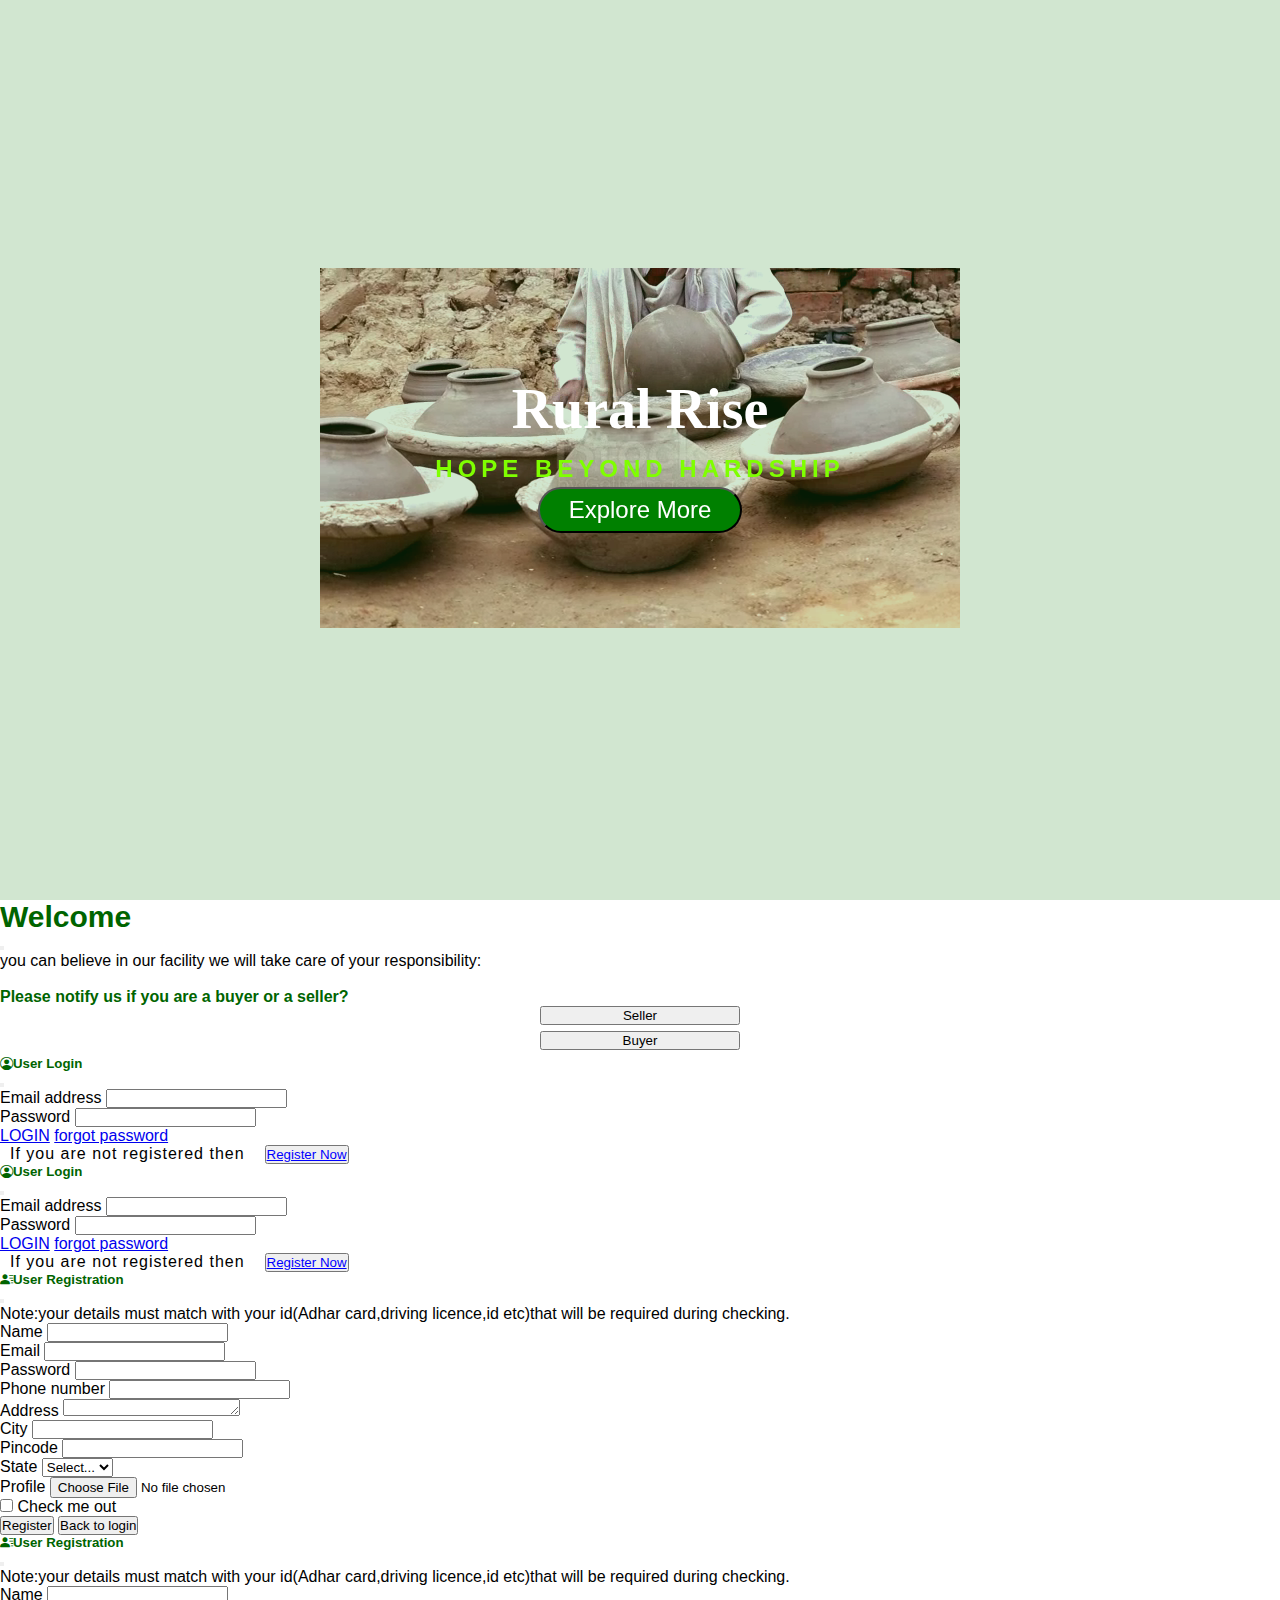
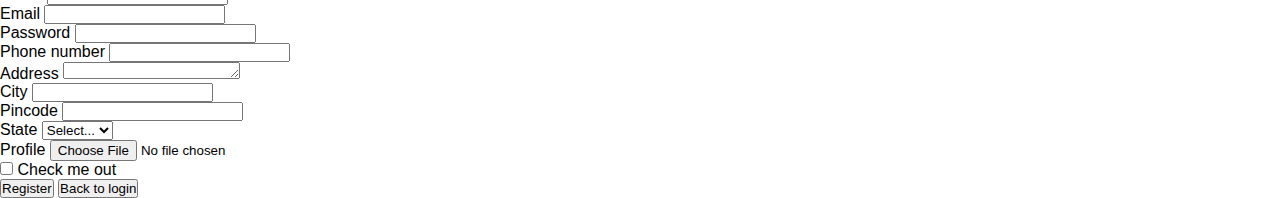
<file: index.html>
<!doctype html>
<html lang="en">
  <head>
    <!-- Required meta tags -->
    <meta charset="utf-8">
    <meta name="viewport" content="width=device-width, initial-scale=1">

    <!-- Bootstrap CSS -->
    <link href="https://cdn.jsdelivr.net/npm/bootstrap@5.0.2/dist/css/bootstrap.min.css" rel="stylesheet" integrity="sha384-EVSTQN3/azprG1Anm3QDgpJLIm9Nao0Yz1ztcQTwFspd3yD65VohhpuuCOmLASjC" crossorigin="anonymous">
    <link rel="stylesheet" href="style.css">
    <!--icon-->
    <link rel="stylesheet" href="https://cdn.jsdelivr.net/npm/bootstrap-icons@1.11.3/font/bootstrap-icons.min.css">

    <!--font-awesome  -->
    <link rel="stylesheet" href="https://cdnjs.cloudflare.com/ajax/libs/font-awesome/4.7.0/css/font-awesome.min.css">
    <title>homepage</title>
    <style>
      .font{
        font-size: 30px;
        color:darkgreen;
      }
      .modal-title{
        color:darkgreen;
      }
      .t{
        color: darkgreen;
    
      }
      .b{
        display: flex;
        flex-direction: column;
        align-items: center;
      }
      .b button{
        width:200px;
        margin-bottom:6px;
      }
      </style>
  </head>
  <body>
    <header class="outer-contsiner">
      <div class="video-container">
        <video class="video" src="image/video.mp4" type="video/mp4" autoplay loop muted></video>
      </div>
      <div class="overlay"></div>
      <div class="text">
        <h1 >Rural Rise</h1>
        <h5>HOPE BEYOND HARDSHIP</h5>
        <button class=" btn  shadow-none"data-bs-toggle="modal" data-bs-target="#exampleModalToggle" >Explore More</button>

      </div>
    </header>

<!-- Modal -->
<div class="modal fade" id="exampleModalToggle" aria-hidden="true" aria-labelledby="exampleModalToggleLabel" tabindex="-1">
  <div class="modal-dialog modal-dialog-centered">
    <div class="modal-content">
      <div class="modal-header">
        <h5 class=" modal-title font fw-bold">Welcome</h5> 
        <button type="reset" class="btn-close shadow-none" data-bs-dismiss="modal" aria-label="Close"></button>
      </div>
      <div class="modal-body text-center">
        <p >you can believe in our facility we will take care of your responsibility:</p><br>
        <h4 class=" t ">Please notify us if you are a buyer or a seller?
        </h4>
      </div><div class="b">
         <button class="btn btn-outline-success" data-bs-target="#exampleModalToggle2" data-bs-toggle="modal" data-bs-dismiss="modal" >Seller</button>
         <button class="btn  btn-outline-success" data-bs-target="#exampleModalToggle3" data-bs-toggle="modal" data-bs-dismiss="modal">Buyer</button>
        </div> 
        </div>
  </div>
</div>
<!---seller login ----->
<div class="modal fade" id="exampleModalToggle2" aria-hidden="true" aria-labelledby="exampleModalToggleLabel2" tabindex="-1">
  <div class="modal-dialog ">
    <div class="modal-content">
      <div class="modal-header">
        <h5 class="modal-title d-flex align-items-center ">
          <i class="bi bi-person-circle me-2 fs-3"></i>User Login</h5>
        <button type="reset" class="btn-close shadow-none" data-bs-dismiss="modal" aria-label="Close"></button>
      </div>
      <div class="modal-body">
        <form>
          <div class="form-group" >
            <div class="mb-3">
            <label for="exampleInputEmail1">Email address</label>
            <input type="email" class="form-control shadow-none" id="exampleInputEmail1" aria-describedby="emailHelp" >
            </div>
           </div>
          <div class="form-group">
            <div class="mb-4">
            <label for="exampleInputPassword1">Password</label>
            <input type="password" class="form-control shadow-none" id="exampleInputPassword1">
            </div>
          </div>
          <div class="d-flex align-items-center justify-content-between mb-2">
            <a href="seller.html"type="button" class="btn btn-outline-success">LOGIN</a>
            <a href="javascript: void(0)" class="shadow-none text-secondary text-decoration-none">forgot password</a>
            </div>
        </form>
      </div>
      <div >
        <p style="letter-spacing:1px; margin-left: 10px;" >If you are not registered then<button class="btn shadow-none" data-bs-target="#exampleModalToggle4" data-bs-toggle="modal" data-bs-dismiss="modal" style="margin-left:20px;">
          <u style="color:blue;">Register Now</u></button>
          </p>

      </div>
    </div>
  </div>
</div>
<!----buyer login-->
 <div class="modal fade" id="exampleModalToggle3" aria-hidden="true" aria-labelledby="exampleModalToggleLabel3" tabindex="-1">
  <div class="modal-dialog ">
    <div class="modal-content">
      <div class="modal-header">
        <h5 class="modal-title d-flex align-items-center ">
          <i class="bi bi-person-circle me-2 fs-3"></i>User Login</h5>
        <button type="reset" class="btn-close shadow-none" data-bs-dismiss="modal" aria-label="Close"></button>
      </div>
      <div class="modal-body">
        <form>
          <div class="form-group" >
            <div class="mb-3">
            <label for="exampleInputEmail1">Email address</label>
            <input type="email" class="form-control shadow-none" id="exampleInputEmail1" aria-describedby="emailHelp">
           </div>
          </div>
          <div class="form-group">
            <div class="mb-4">
            <label for="exampleInputPassword1">Password</label>
            <input type="password" class="form-control shadow-none" id="exampleInputPassword1" >
            </div>
          </div>
          <div class="d-flex align-items-center justify-content-between mb-2">
            <a href="buyer.html"type="button" class="btn btn-outline-success">LOGIN</a>
            <a href="javascript: void(0)" class="shadow-none text-secondary text-decoration-none">forgot password</a>
            </div>
        </form>
      </div>

        <p style="letter-spacing:1px; margin-left: 10px;" >If you are not registered then<button class="btn shadow-none"
           data-bs-target="#exampleModalToggle5" data-bs-toggle="modal" data-bs-dismiss="modal" style="margin-left:20px;">
          <u style="color:blue;">Register Now</u></button>
          </p>

    

    </div>
  </div>
</div>
<!--- seller register-->
<div class="modal fade" id="exampleModalToggle4" aria-hidden="true" aria-labelledby="exampleModalToggleLabel4" tabindex="-1">
  <div class="modal-dialog ">
    <div class="modal-content">
      <div class="modal-header">
        <h5 class="modal-title d-flex align-items-center ">
          <i class="bi bi-person-lines-fill me-2 fs-3"></i>User Registration</h5>
        <button type="reset" class="btn-close shadow-none" data-bs-dismiss="modal" aria-label="Close"></button>
      </div>
      <div class="modal-body">
        <span class="badge bg-light text-dark mb-3 text-wrap lh-base">
          Note:your details must match with your id(Adhar card,driving licence,id etc)that will be required during checking.
          </span>
        <form>
          <div class="container-fluid">
            <div class="row">
          <div class="col-md-6 ps-0 mb-3">
            <label class="form-label">Name</label>
               <input type="text" required name="name" class="form-control shadow-none">
           </div>
            <div class="col-md-6 p-0 mb-3">
              <label class="form-label">Email </label>
                 <input type="email" required name="email" class="form-control shadow-none">
             </div>
            <div class="col-md-6 ps-0 mb-3">
              <label for="inputPassword4">Password</label>
              <input type="password" class="form-control" id="inputPassword4"  required>
            </div>
            <div class="col-md-6 p-0 mb-3">
              <label class="form-label">Phone number</label>
                 <input type="number" required name="num" class="form-control shadow-none">
             </div>
             <div class="col-md-12 p-0 mb-3">
              <label for="exampleFormControlTextarea1" class="form-label">Address</label>
              <textarea class="form-control shadow-none" rows="1" required name="address"></textarea>
            </div>
            <div class="col-md-6 ps-0 mb-3">
              <label for="inputCity">City</label>
              <input type="text" class="form-control shadow-none" id="inputCity" required>
             </div>
            <div class="col-md-6 ps-0 mb-3">
              <label class="form-label">Pincode</label>
                 <input type="number" class="form-control shadow-none" required name="pinc">
             </div>
            <div class="col-md-6 ps-0 mb-3">
              <label for="inputState">State</label>
              <select id="inputState" class="form-control shadow-none" required>
                <option selected>Select...</option>
                <option>...</option>
              </select>
            </div>
          <div class="col-md-6 p-0 mb-3">
            <label class="form-label">Profile</label>
               <input type="file" accept=".jpg, .jpeg, .webp, .png" name="pic"  class="form-control shadow-none" required >
           </div>
            <div class="form-check">
              <input class="form-check-input" type="checkbox" id="gridCheck" required>
              <label class="form-check-label" for="gridCheck">
                Check me out
              </label>
            </div>
            <div class="text-center my-1">
              <button type="submit" class="btn btn-outline-success shadow-none" name="x" onclick="a()" >Register</button>
              <button type="submit" class="btn btn-outline-success"  data-bs-target="#exampleModalToggle2" data-bs-toggle="modal" data-bs-dismiss="modal">Back to login</button>
 
            </div>
        </div>
       </div>
        </form>
      </div>
    </div>
  </div>
</div>
<!--buyer registration-->
<div class="modal fade" id="exampleModalToggle5" aria-hidden="true" aria-labelledby="exampleModalToggleLabel4" tabindex="-1">
  <div class="modal-dialog ">
    <div class="modal-content">
      <div class="modal-header">
        <h5 class="modal-title d-flex align-items-center ">
          <i class="bi bi-person-lines-fill me-2 fs-3"></i>User Registration</h5>
        <button type="reset" class="btn-close shadow-none" data-bs-dismiss="modal" aria-label="Close"></button>
      </div>
      <div class="modal-body">
        <span class="badge bg-light text-dark mb-3 text-wrap lh-base">
          Note:your details must match with your id(Adhar card,driving licence,id etc)that will be required during checking.
          </span>
        <form>
          <div class="container-fluid">
            <div class="row">
          <div class="col-md-6 ps-0 mb-3">
            <label class="form-label">Name</label>
               <input type="text" required name="name" class="form-control shadow-none">
           </div>
            <div class="col-md-6 p-0 mb-3">
              <label class="form-label">Email </label>
                 <input type="email" required name="email" class="form-control shadow-none">
             </div>
            <div class="col-md-6 ps-0 mb-3">
              <label for="inputPassword4">Password</label>
              <input type="password" class="form-control" id="inputPassword4"  required>
            </div>
            <div class="col-md-6 p-0 mb-3">
              <label class="form-label">Phone number</label>
                 <input type="number" required name="num" class="form-control shadow-none">
             </div>
             <div class="col-md-12 p-0 mb-3">
              <label for="exampleFormControlTextarea1" class="form-label">Address</label>
              <textarea class="form-control shadow-none" rows="1" required name="address"></textarea>
            </div>
            <div class="col-md-6 ps-0 mb-3">
              <label for="inputCity">City</label>
              <input type="text" class="form-control shadow-none" id="inputCity" required>
             </div>
            <div class="col-md-6 ps-0 mb-3">
              <label class="form-label">Pincode</label>
                 <input type="number" class="form-control shadow-none" required name="pinc">
             </div>
            <div class="col-md-6 ps-0 mb-3">
              <label for="inputState">State</label>
              <select id="inputState" class="form-control shadow-none" required>
                <option selected>Select...</option>
                <option>...</option>
              </select>
            </div>
          <div class="col-md-6 p-0 mb-3">
            <label class="form-label">Profile</label>
               <input type="file" accept=".jpg, .jpeg, .webp, .png" name="pic"  class="form-control shadow-none" required >
           </div>
            <div class="form-check">
              <input class="form-check-input" type="checkbox" id="gridCheck" required>
              <label class="form-check-label" for="gridCheck">
                Check me out
              </label>
            </div>
            <div class="text-center my-1">
              <button type="submit" class="btn btn-outline-success shadow-none" name="x" onclick="a()">Register</button>
              <button type="submit" class="btn btn-outline-success"  data-bs-target="#exampleModalToggle3"
               data-bs-toggle="modal" data-bs-dismiss="modal">Back to login</button>

            </div>
        </div>
       </div>
        </form>
      </div>
    </div>
  </div>
</div>
<script src="https://cdn.jsdelivr.net/npm/bootstrap@5.0.2/dist/js/bootstrap.bundle.min.js" integrity="sha384-MrcW6ZMFYlzcLA8Nl+NtUVF0sA7MsXsP1UyJoMp4YLEuNSfAP+JcXn/tWtIaxVXM" crossorigin="anonymous"></script>

<script>
  function a()
  {
    alert("Register successfully");
  }
</script>

    
  </body>
</html>
</file>
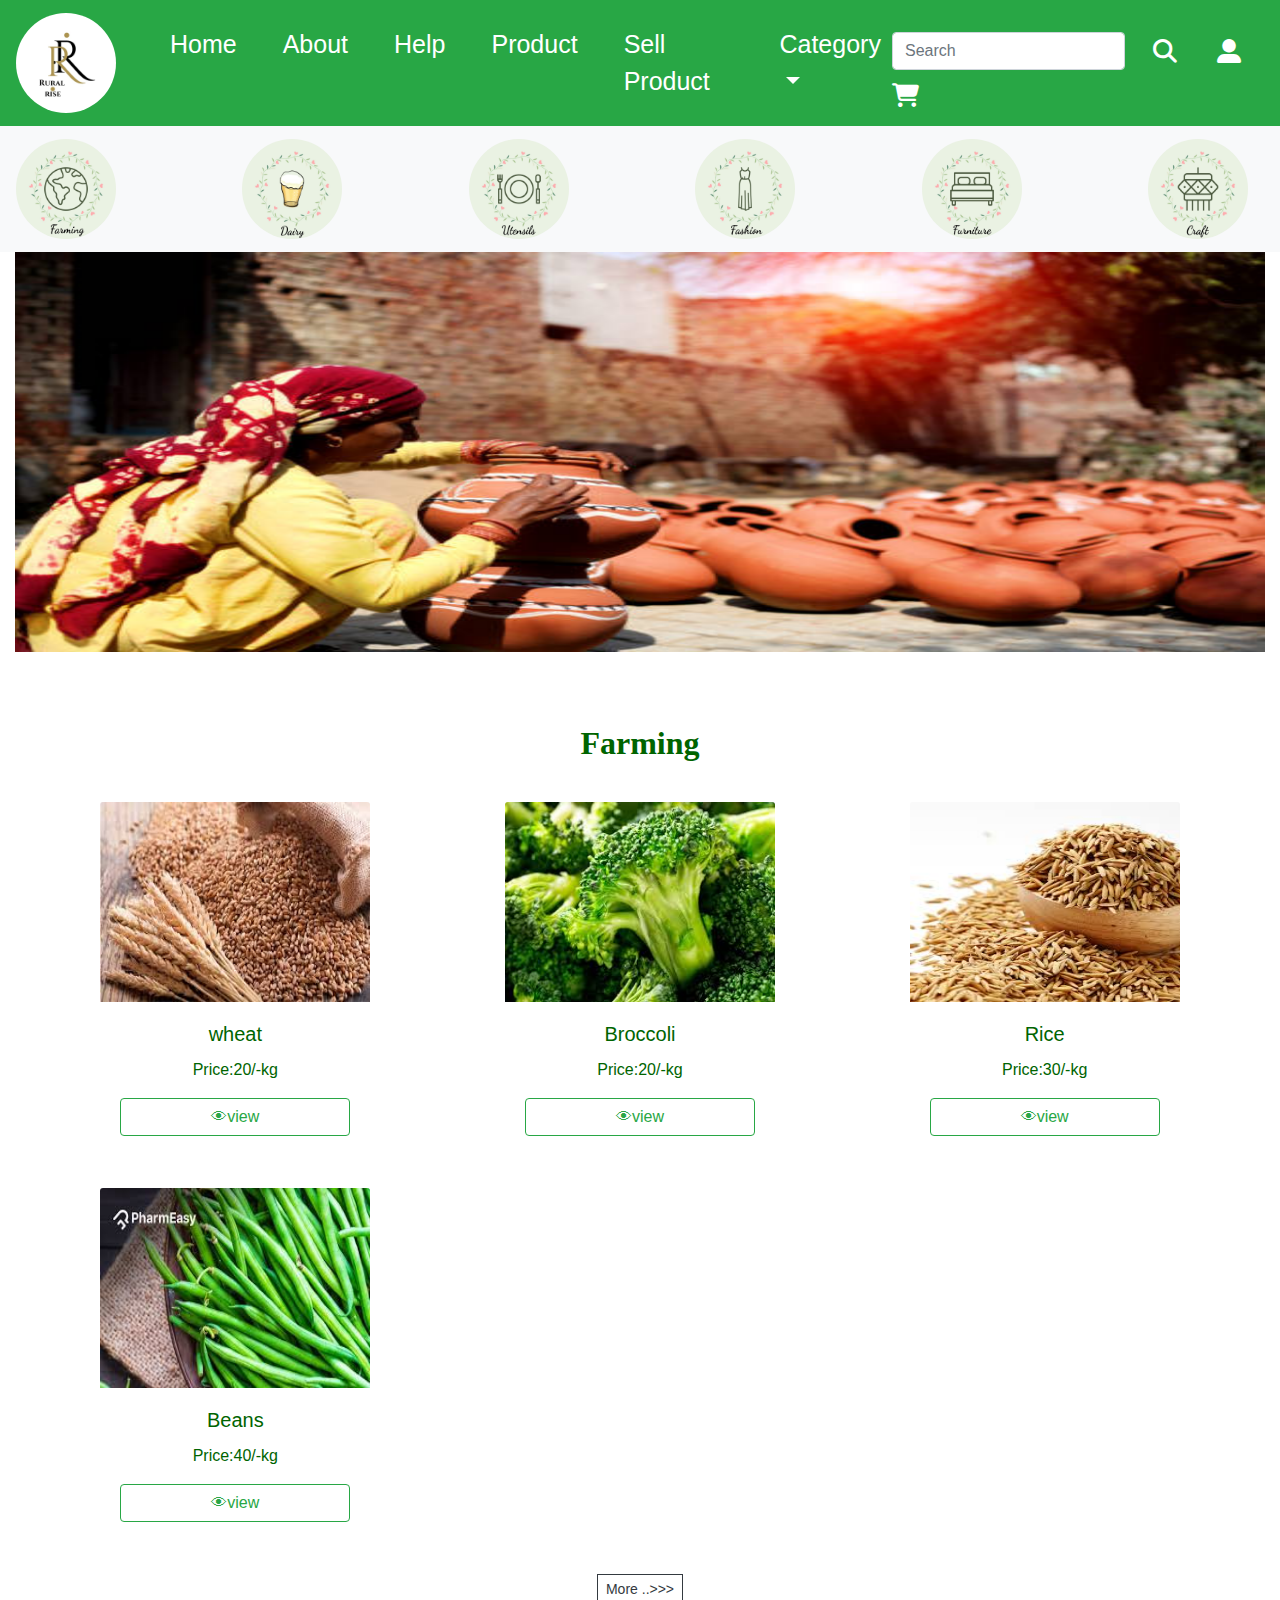
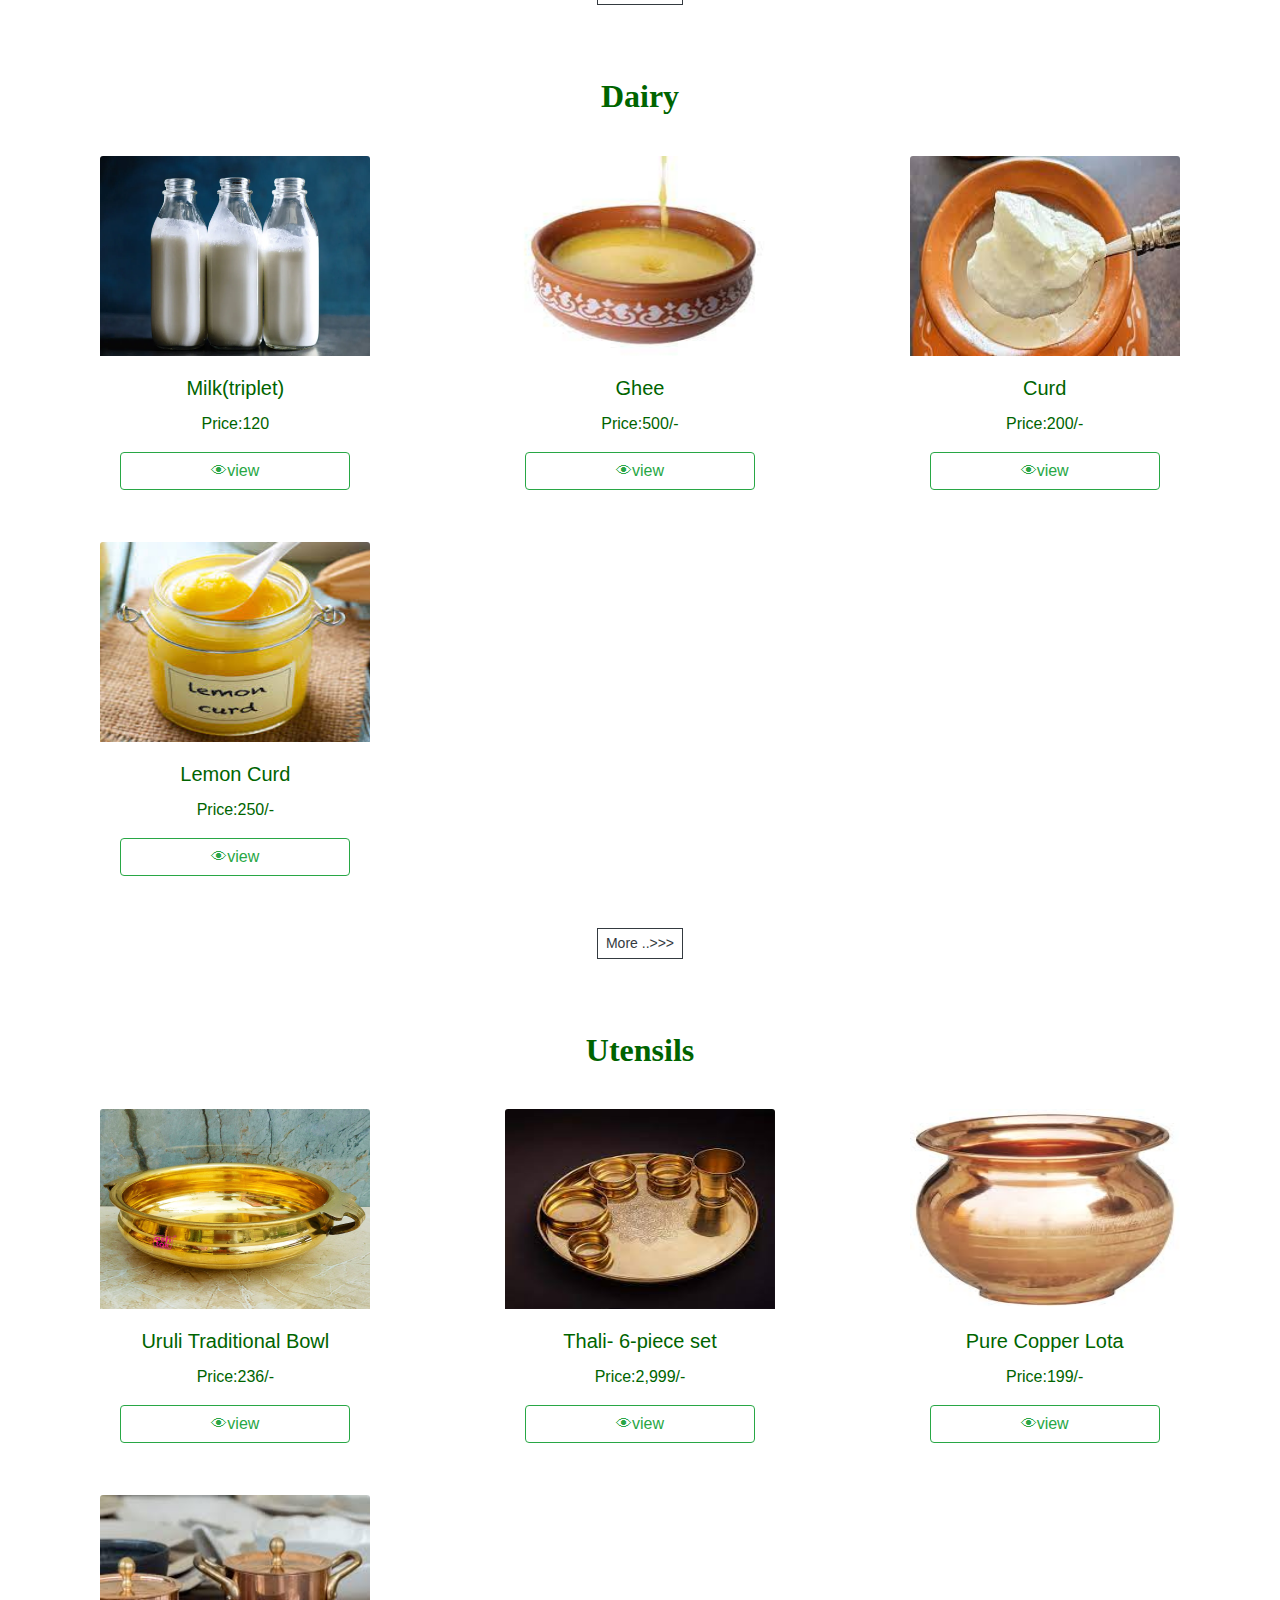
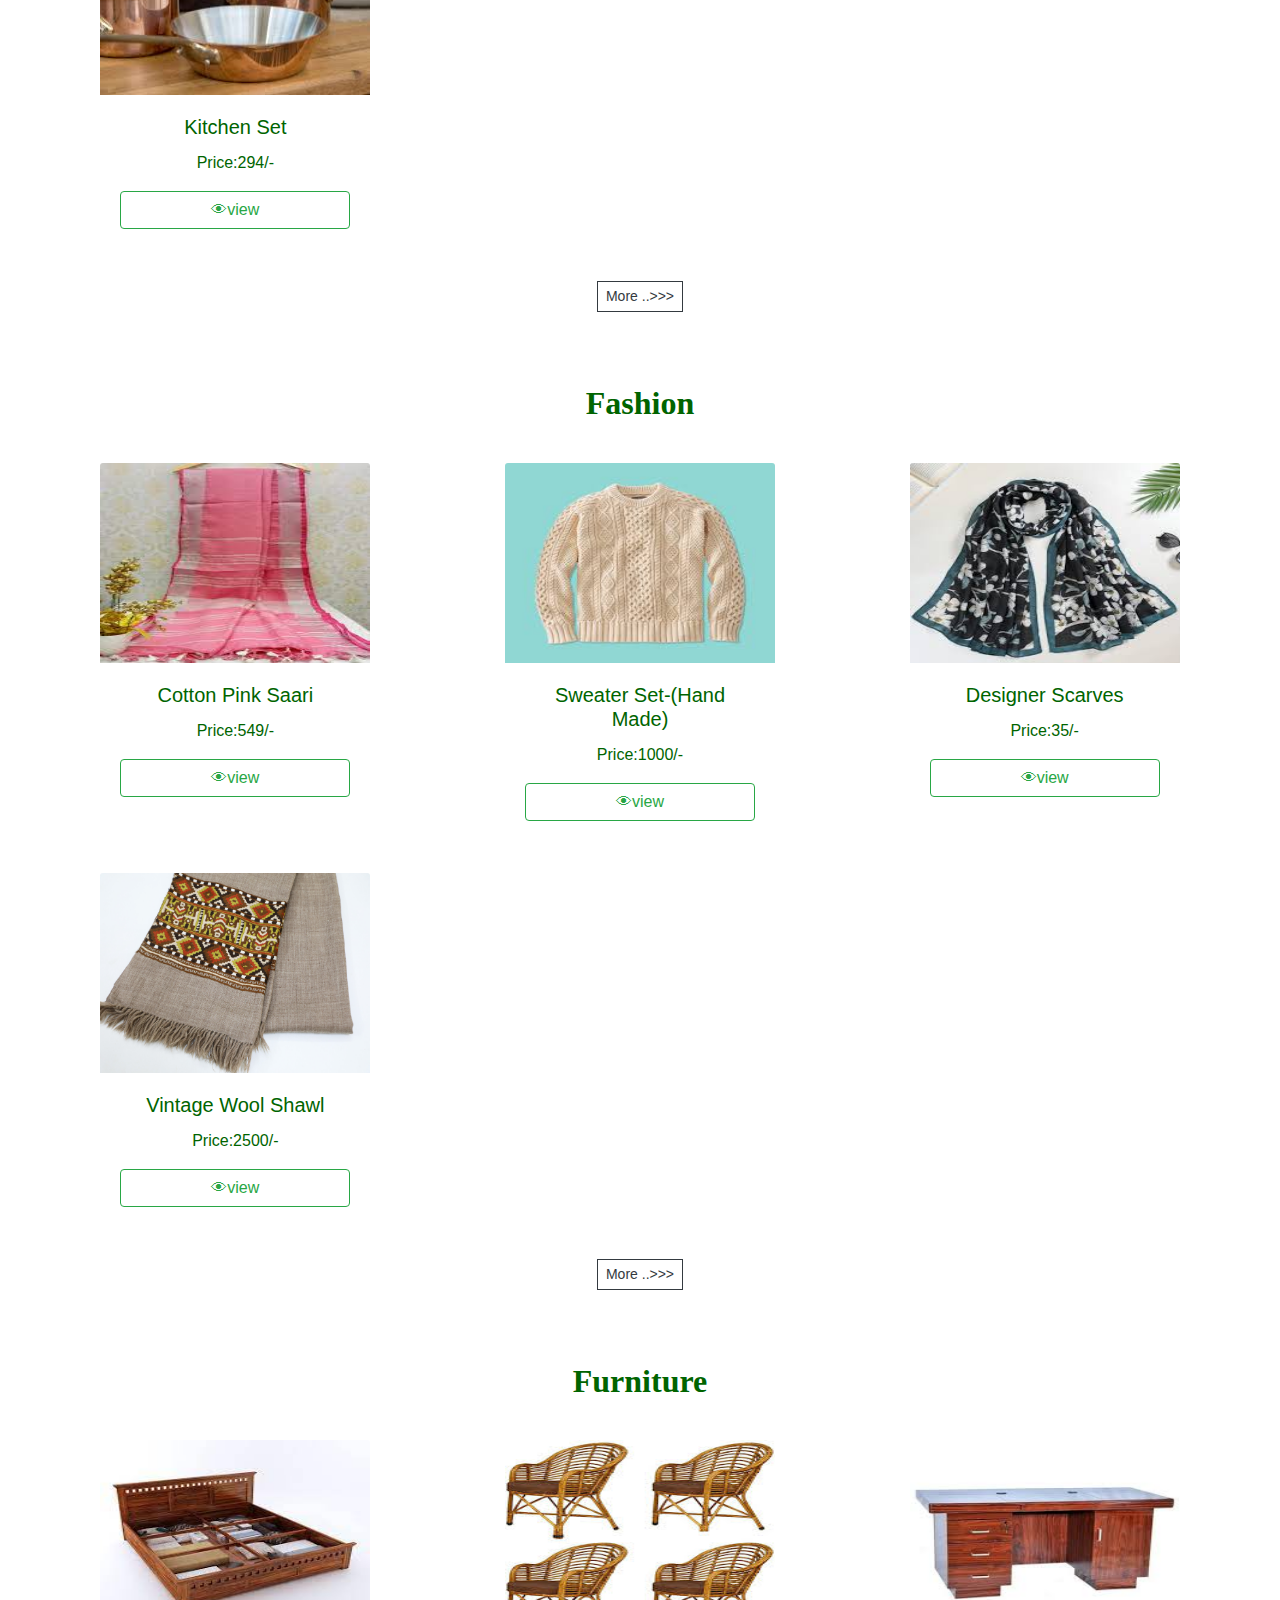
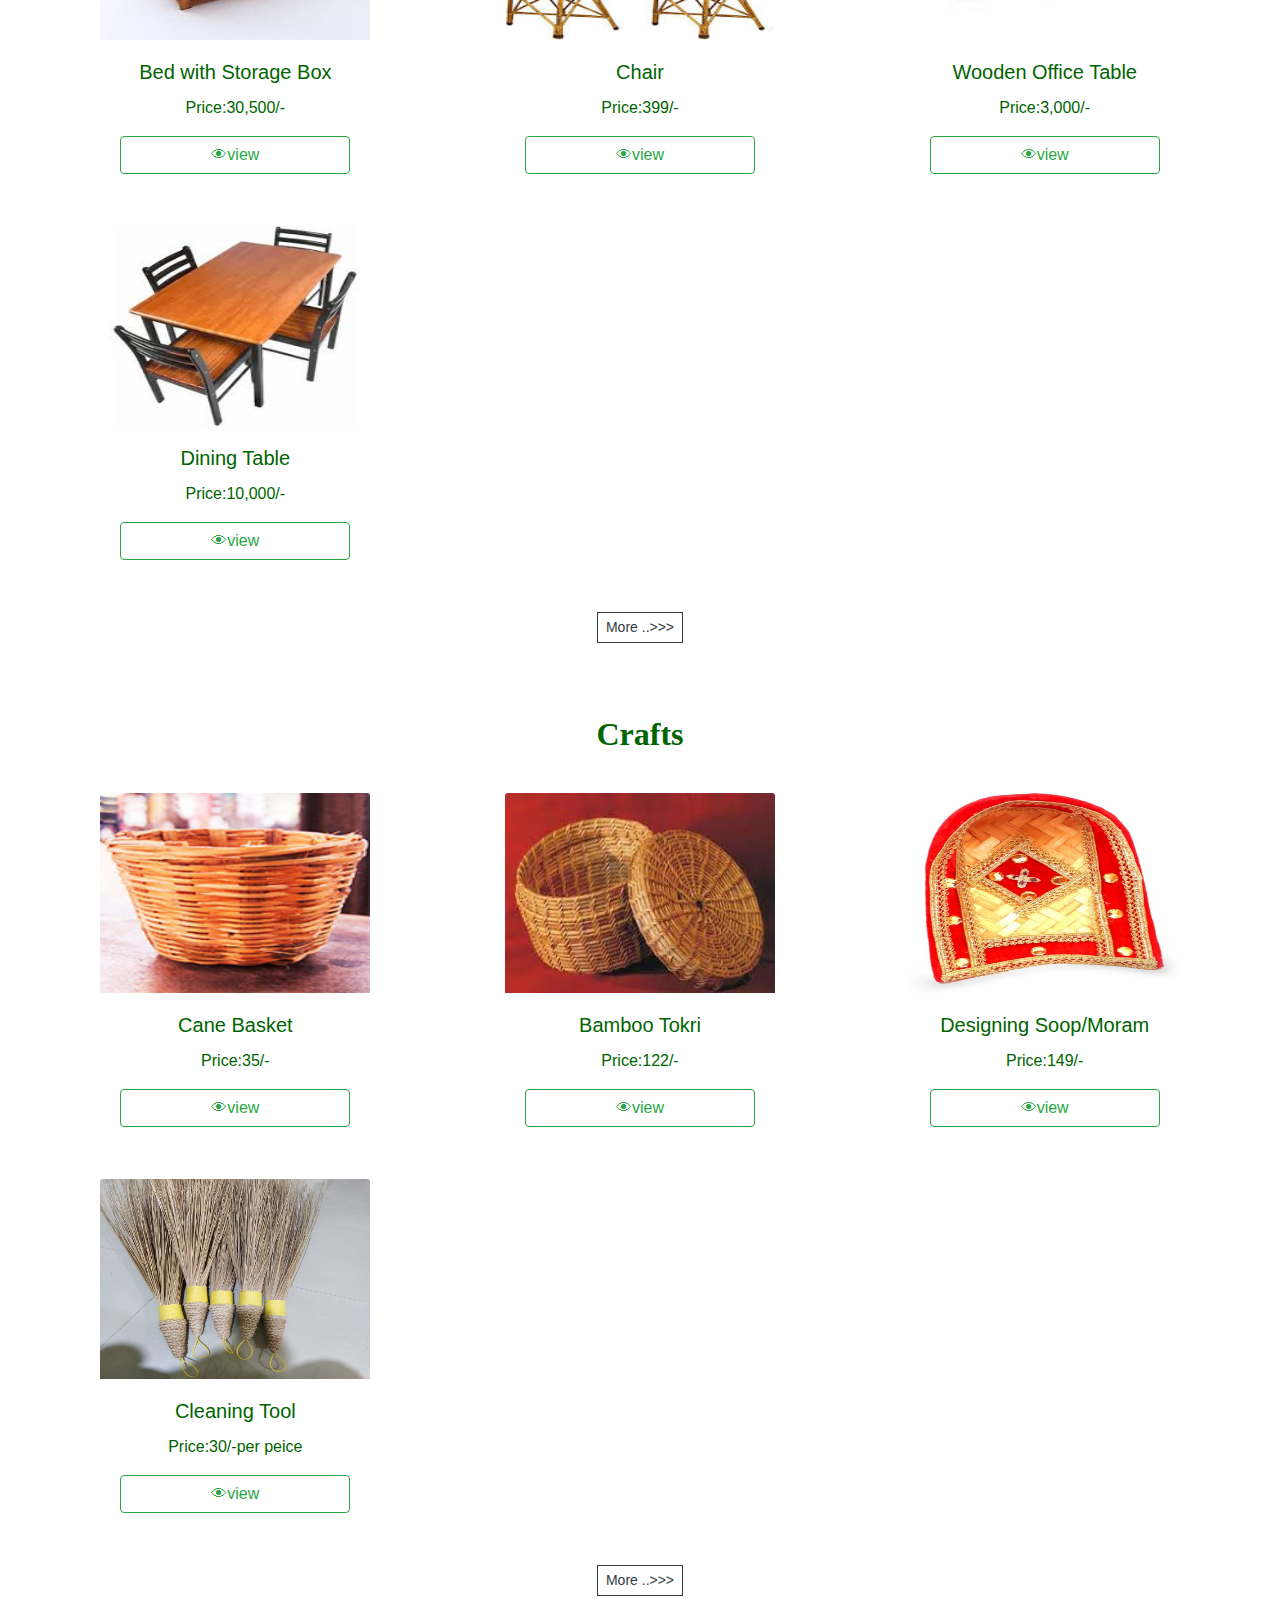
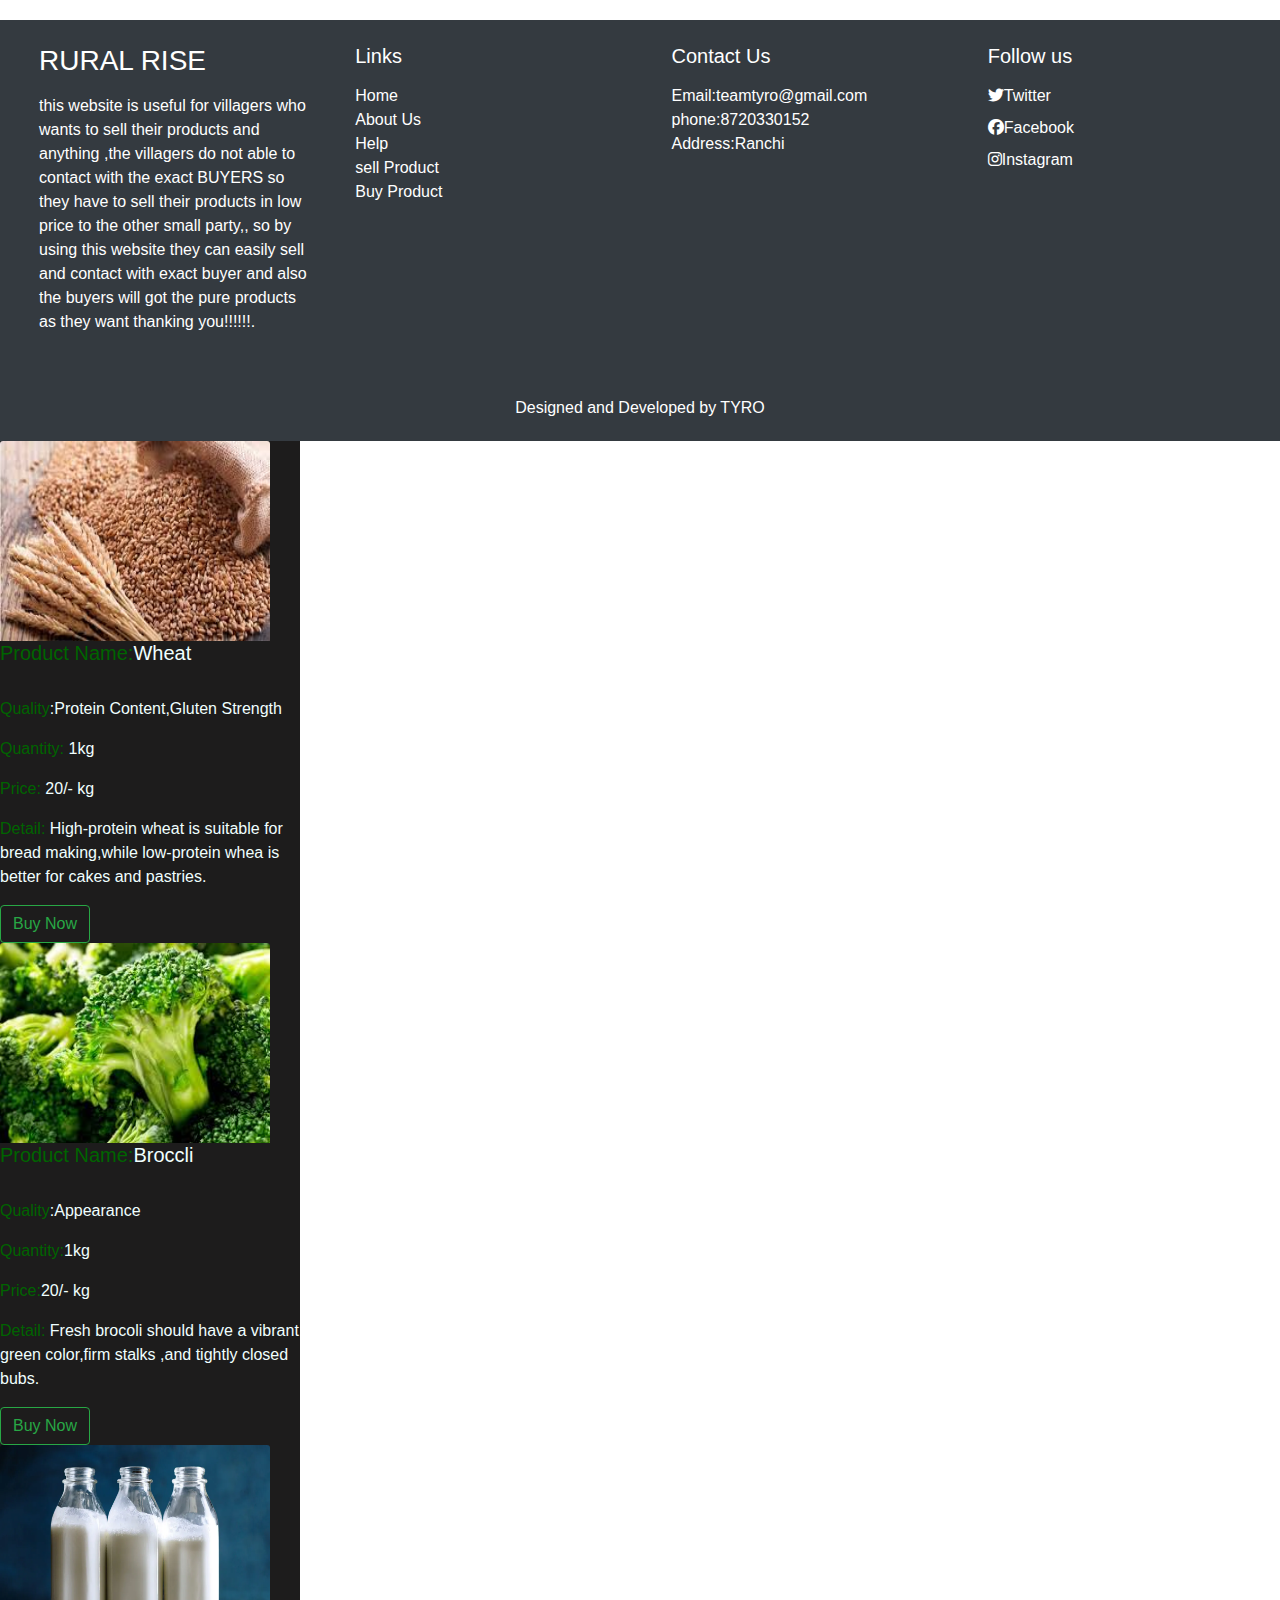
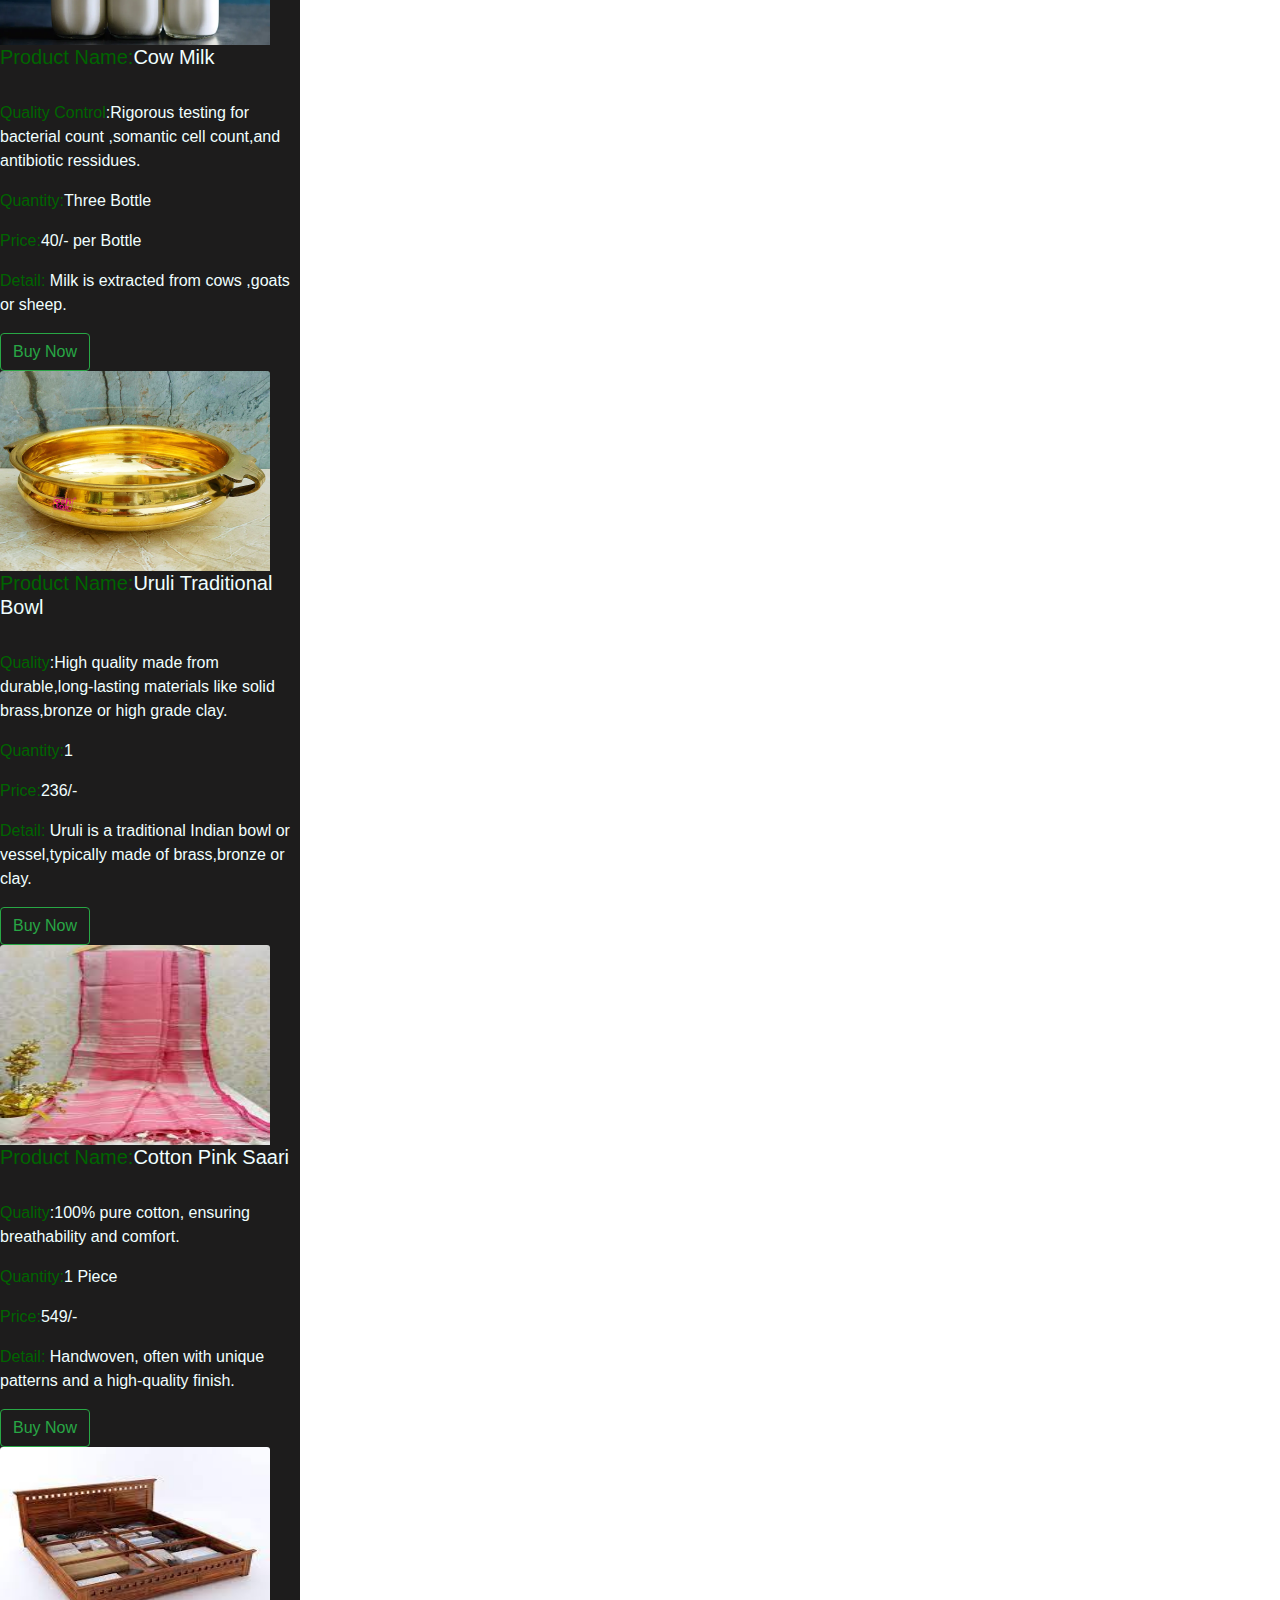
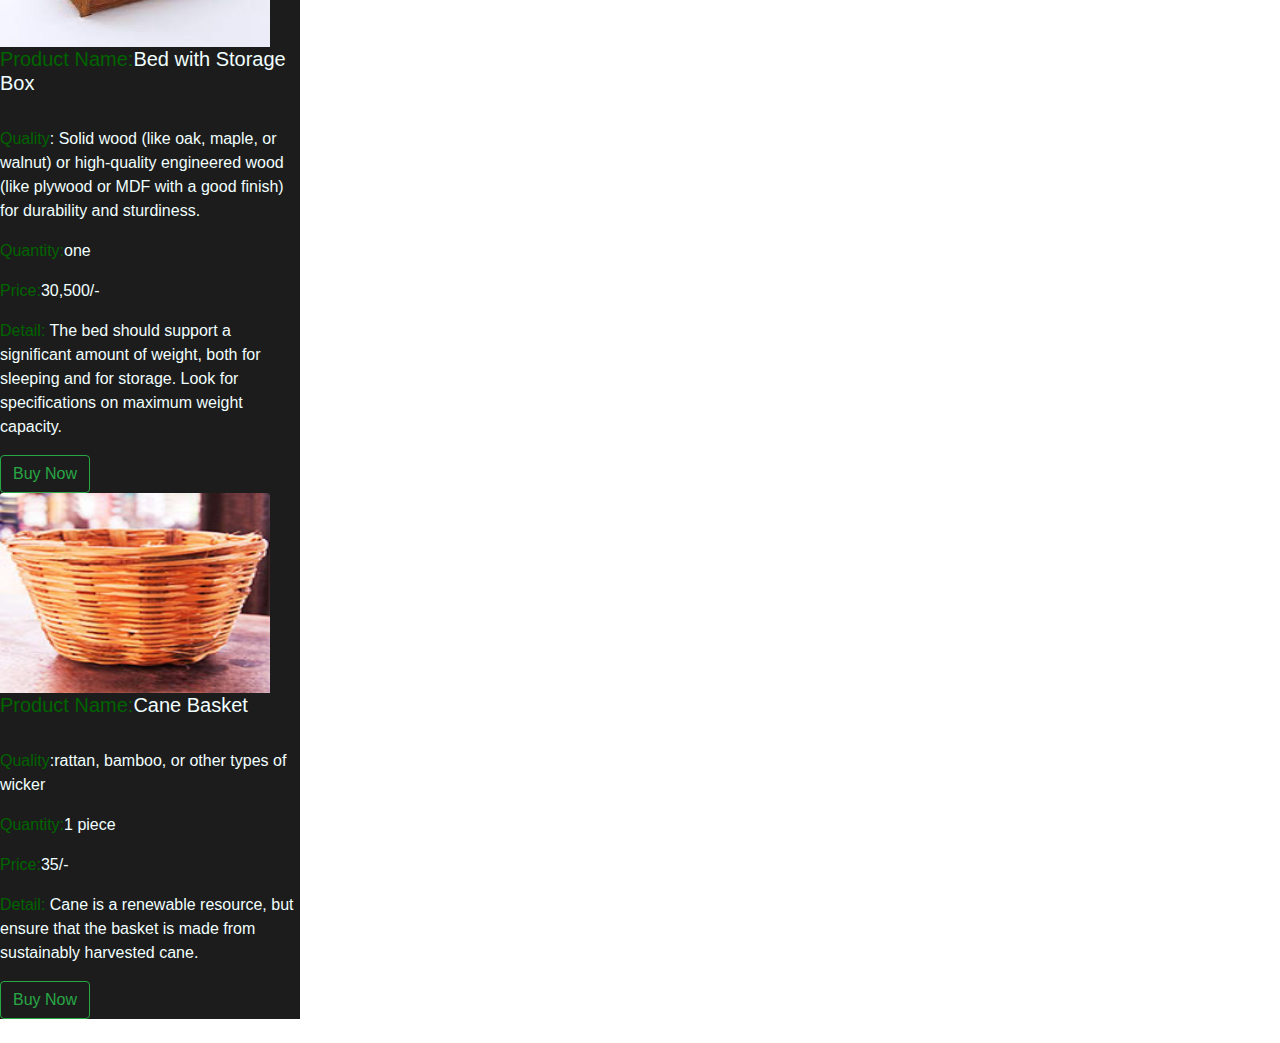
<file: buyer.html>
<!doctype html>
<html lang="en">
  <head>
    <!-- Required meta tags -->
    <meta charset="utf-8">
    <meta name="viewport" content="width=device-width, initial-scale=1, shrink-to-fit=no">
<!----font css-->
<link href="https://fonts.googleapis.com/css2?family=Poppins:ital,wght@0,100;0,200;0,300;0,400;0,500;0,600;0,700;0,800;0,900;1,100;1,200;1,300;1,400;1,500;1,600;1,700;1,800;1,900&display=swap" rel="stylesheet">

    <!-- Bootstrap CSS -->
    <link rel="stylesheet" href="https://cdn.jsdelivr.net/npm/bootstrap@4.0.0/dist/css/bootstrap.min.css" integrity="sha384-Gn5384xqQ1aoWXA+058RXPxPg6fy4IWvTNh0E263XmFcJlSAwiGgFAW/dAiS6JXm" crossorigin="anonymous">
<link    rel="stylesheet" href="https://cdnjs.cloudflare.com/ajax/libs/font-awesome/6.6.0/css/all.min.css">
<!---bootstrap 5 css & js-->
<link href="https://cdn.jsdelivr.net/npm/bootstrap@5.0.2/dist/css/bootstrap.min.css" rel="stylesheet" integrity="sha384-EVSTQN3/azprG1Anm3QDgpJLIm9Nao0Yz1ztcQTwFspd3yD65VohhpuuCOmLASjC" crossorigin="anonymous">



<style>
  .offcanvas {
    display: flex;
    flex-direction: column;
    background-color: rgb(29, 28, 28);
    width:300px;
    color: azure;
  }
  .body{
    background-color:light ;
  }
  .container{
    display: flex;
    justify-content: center;
   
  }
  .card-body{
    color:darkgreen;
  }
  .h-font{
font-family:bold;
font-weight: 700;
color: darkgreen;
}
  .trans:hover{
transform: translateY(-30px);
transition: all .5s;
border:solid 1px green;
  }
  .f-font{
        color:white;
      }
      .box:hover{
        transform: translateY(-30px);
transition: all .5s;
      }
.custom a:hover{
    border:solid green 1px;
    border-radius: 10px;
    background-color: green;


}
.custom a{
    font-size:25px;
    margin-left: 30px;
}
.h{
  width:200px;
}
.card{
  width:270px;
}
.card-img-top{
  width:270px;
  height:200px;
}
</style>

</head>
<body>
  <nav class="navbar navbar-expand-lg  navbar-dark bg-success" style="box-shadow:0 0 15px rgba(0,0,0,0.6);transition:0.2s ease-in-out;">
    <a class="navbar-brand" href="index.html">
      <img src="image/logo.jpg" width="100" height="100" alt="" class="rounded-circle">
    </a>
    <button class="navbar-toggler" type="button" data-toggle="collapse" data-target="#navbarSupportedContent" aria-controls="navbarSupportedContent" aria-expanded="false" aria-label="Toggle navigation">
      <span class="navbar-toggler-icon"></span>
    </button>
  
    <div class="collapse navbar-collapse" id="navbarSupportedContent">
      <ul class="navbar-nav mr-auto">
  


        <li class="nav-item active custom">
          <a class="nav-link" href="buyer.html" style="color:white;">Home <span class="sr-only">(current)</span></a>
        </li>
        <li class="nav-item  custom">
          <a class="nav-link" href="abou.html" style="color:white;">About</a>
        </li>
        <li class="nav-item  custom">
          <a class="nav-link " href="helper.html" style="color:white;">Help</a>
        </li>
        <li class="  nav-item custom">
          <a class="nav-link " href="buyer.html" style="color:white;">Product</a>
        </li>
        <li class="nav-item custom">
          <a class="nav-link " href="seller.html" style="color:white;">Sell Product</a>
        </li>

        <li class="nav-item dropdown  custom">
          <a class="nav-link dropdown-toggle" href="#"  style="color:white;" id="navbarDropdown" role="button" data-toggle="dropdown" aria-haspopup="true" aria-expanded="false">
            Category
          </a>
          <div class="dropdown-menu" aria-labelledby="navbarDropdown">
            <a class="dropdown-item" href="#farming" >Farming</a>
            <a class="dropdown-item" href="#dairy">Dairy</a>
            <a class="dropdown-item" href="#utensils">Utensils</a>
           
        <a class="dropdown-item" href="#fashion" >Fashion</a>
          <a class="dropdown-item" href="#furniture" >Furniture</a>
            <a class="dropdown-item" href="#craft" >Craft</a>

          
          </div>
        </li>
      </ul>
      <form class="form-inline my-2 my-lg-0">
        <input class="form-control mr-sm-2" type="search" placeholder="Search" aria-label="Search">
        <i class="fa-solid fa-magnifying-glass" style="color:white;font-size:24px;padding:20px;"></i>
<i class="fas fa-user-alt" data-toggle="modal" data-target="#exampleModalCenter" style="color:white;font-size:24px;padding:20px;"></i>
<i class="fas fa-shopping-cart"  style="color:white;font-size:24px;"></i>
      </form>
     </div>
    
  </nav>
  
    <!-- Just an image -->
<nav class="navbar navbar-success bg-light container-fluid">
  <a class="navbar-brand" href="#farming">
    <img src="image/f1.jpg" width="100" height="100" alt="" class="rounded-circle">
  </a>
  <a class="navbar-brand" href="#dairy">
    <img src="image/f6.jpg" width="100" height="100" alt="" class="rounded-circle">
  </a>
  <a class="navbar-brand" href="#utensils">
    <img src="image/f2.jpg" width="100" height="100" alt="" class="rounded-circle">
  </a>
  <a class="navbar-brand" href="#fashion">
    <img src="image/f3.jpg" width="100" height="100" alt="" class="rounded-circle">
  </a>
  <a class="navbar-brand" href="#furniture">
    <img src="image/f4.jpg" width="100" height="100" alt="" class="rounded-circle">
  </a>
  <a class="navbar-brand" href="#craft">
    <img src="image/f5.jpg" width="100" height="100" alt="" class="rounded-circle">
  </a>
</nav>
<div id="carouselExampleSlidesOnly" class="carousel slide container-fluid" data-ride="carousel">
  <div class="carousel-inner">
    <div class="carousel-item active">
      <img class="d-block w-100" src="image/s1.jpg" alt="First slide" style="height:400px;">
    </div>
    <div class="carousel-item">
      <img class="d-block w-100" src="image/s2.jpg" alt="Second slide" style="height:400px;">
    </div>
    <div class="carousel-item">
      <img class="d-block w-100" src="image/s3.jpg" alt="Third slide" style="height:400px;">
    </div>

  </div>
</div>

<!------card1-->
<h2 class="text-center mt-5 mb-4 pt-4 fw-bold h-font" id="farming">Farming</h2>
<div class="row justify-content-evenly px-lg-5 px-md-0 px-5">
<div class="col-lg-4 col-md-6 text-center  my-3">
<div class="card trans border-0 shadow" style="max-width: 300px; margin:auto;">
  <img class="card-img-top" src="image/wheat.jpeg" alt="Card image cap">
  <div class="card-body">
    <h5 class="card-title text-center">wheat</h5>
    <p class="card-text text-center"> Price:20/-kg</p>
    <button class="btn btn-outline-success btn-block shadow-none"
     data-bs-toggle="offcanvas" href="#offcanvasExample" role="button" 
     aria-controls="offcanvasExample">&#x1f441view</button>
</div>
</div>
</div>

<!----card2-->
<div class="col-lg-4 col-md-6 text-center my-3">
<div class="card trans border-0 shadow" style="max-width: 300px; margin:auto;" >
  <img class="card-img-top" src="image/brokli.jpeg" alt="Card image cap">
  <div class="card-body">
      <h5 class="card-title text-center">Broccoli</h5>
      <p class="card-text text-center"> Price:20/-kg</p>
          <button class="btn btn-outline-success btn-block shadow-none"
     data-bs-toggle="offcanvas" href="#offcanvasExample1" role="button" 
     aria-controls="offcanvasExample1">&#x1f441view</button>
    </div>
     </div>
</div>
  <!-----card3-->
  <div class="col-lg-4 col-md-6 text-center  my-3 ">
  <div class="card trans border-0 shadow" style="max-width: 300px; margin:auto;">
    <img class="card-img-top" src="image/rice.jpeg" alt="Card image cap">
    <div class="card-body">
      <h5 class="card-title text-center">Rice</h5>
    <p class="card-text text-center"> Price:30/-kg</p>
    <a href="#"class="btn btn-outline-success btn-block"> &#x1f441view</a>
</div>
        </div>
  </div>
  <!-----card4-->
  <div class="col-lg-4 col-md-6 text-center  my-3">
  <div class="card trans border-0 shadow" style="max-width: 300px; margin:auto;">
    <img class="card-img-top" src="image/beans.jpeg" alt="Card image cap">
    <div class="card-body">
      <h5 class="card-title text-center">Beans</h5>
      <p class="card-text text-center"> Price:40/-kg</p>
      <a href="#"class="btn btn-outline-success btn-block" > &#x1f441view</a>
  </div>
  </div>
  </div>
</div>
<div class="col-lg-12 text-center mt-3">
  <a href="#" class="btn btn-sm btn-outline-dark fw-bold shadow-none rounded-0">More ..>>></a>
  </div>

   <!-----------------Dairy-------->
   <h2 class="text-center mt-5 mb-4 pt-4 fw-bold h-font" id="dairy">Dairy</h2>

   <div class="row justify-content-evenly px-lg-5 px-md-0 px-5">
   <div class="col-lg-4 col-md-6 text-center  my-3">
   <div class="card trans border-0 shadow" style="max-width: 300px; margin:auto;">
     <img class="card-img-top" src="image/dairy1.webp" alt="Card image cap">
     <div class="card-body">
       <h5 class="card-title text-center">Milk(triplet)</h5>
       <p class="card-text text-center"> Price:120</p>
       <button class="btn btn-outline-success btn-block shadow-none"
     data-bs-toggle="offcanvas" href="#offcanvasExample2" role="button" 
     aria-controls="offcanvasExample2">&#x1f441view</button>
   </div>
   </div>
   </div>
   <!----card2-->
   <div class="col-lg-4 col-md-6 text-center  my-3">
   <div class="card trans border-0 shadow" style="max-width: 300px; margin:auto;" >
     <img class="card-img-top" src="image/ghee.jpeg" alt="Card image cap">
     <div class="card-body">
         <h5 class="card-title text-center">Ghee</h5>
         <p class="card-text text-center"> Price:500/-</p>
         <a href="#"class="btn btn-outline-success btn-block" > &#x1f441view</a>
       </div>
        </div>
   </div>
     <!-----card3-->
     <div class="col-lg-4 col-md-6 text-center  my-3">
     <div class="card trans border-0 shadow" style="max-width: 300px; margin:auto;">
       <img class="card-img-top" src="image/curd.jpeg" alt="Card image cap">
       <div class="card-body">
         <h5 class="card-title text-center">Curd</h5>
       <p class="card-text text-center"> Price:200/-</p>
       <a href="#"class="btn btn-outline-success btn-block" > &#x1f441view</a>
   </div>
           </div>
     </div>
     <!-----card4-->
     <div class="col-lg-4 col-md-6 text-center  my-3">
     <div class="card trans border-0 shadow" style="max-width: 300px; margin:auto;">
       <img class="card-img-top" src="image/lcurd.jpeg" alt="Card image cap">
       <div class="card-body">
         <h5 class="card-title text-center">Lemon Curd</h5>
         <p class="card-text text-center"> Price:250/-</p>
         <a href="#"class="btn btn-outline-success btn-block" > &#x1f441view</a>
     </div>
     </div>
     </div>
   </div>
   <div class="col-lg-12 text-center mt-3">
     <a href="#" class="btn btn-sm btn-outline-dark fw-bold shadow-none rounded-0">More ..>>></a>
     </div>
 <!------------------------UTENSILS------------->
 <h2 class="text-center mt-5 mb-4 pt-4 fw-bold h-font" id="utensils">Utensils</h2>

 <div class="row justify-content-evenly px-lg-5 px-md-0 px-5">
 <div class="col-lg-4 col-md-6 text-center  my-3" style="max-width: 300px; margin:auto;">
 <div class="card trans border-0 shadow">
   <img class="card-img-top" src="image/brass.webp" alt="Card image cap">
   <div class="card-body">
     <h5 class="card-title text-center">Uruli Traditional Bowl</h5>
     <p class="card-text text-center"> Price:236/-</p>
     <button class="btn btn-outline-success btn-block shadow-none"
     data-bs-toggle="offcanvas" href="#offcanvasExample3" role="button" 
     aria-controls="offcanvasExample3">&#x1f441view</button>
 </div>
 </div>
 </div>
 <!----card2-->
 <div class="col-lg-4 col-md-6 text-center  my-3">
 <div class="card trans border-0 shadow" style="max-width: 300px; margin:auto;" >
   <img class="card-img-top" src="image/brass2.jpeg" alt="Card image cap">
   <div class="card-body">
       <h5 class="card-title text-center">Thali- 6-piece set</h5>
       <p class="card-text text-center"> Price:2,999/-</p>
       <a href="#"class="btn btn-outline-success btn-block" > &#x1f441view</a>
     </div>
      </div>
 </div>
   <!-----card3-->
   <div class="col-lg-4 col-md-6 text-center  my-3">
   <div class="card trans border-0 shadow" style="max-width: 300px; margin:auto;" >
     <img class="card-img-top" src="image/lota.jpeg" alt="Card image cap">
     <div class="card-body">
       <h5 class="card-title text-center">Pure Copper Lota</h5>
     <p class="card-text text-center"> Price:199/-</p>
     <a href="#"class="btn btn-outline-success btn-block" > &#x1f441view</a>
 </div>
         </div>
   </div>
   <!-----card4-->
   <div class="col-lg-4 col-md-6 text-center  my-3">
   <div class="card trans border-0 shadow" style="max-width: 300px; margin:auto;">
     <img class="card-img-top" src="image/u1.jpeg" alt="Card image cap">
     <div class="card-body">
       <h5 class="card-title text-center">Kitchen Set</h5>
       <p class="card-text text-center"> Price:294/-</p>
       <a href="#"class="btn btn-outline-success btn-block" > &#x1f441view</a>
   </div>
   </div>
   </div>
 </div>
 <div class="col-lg-12 text-center mt-3">
   <a href="#" class="btn btn-sm btn-outline-dark fw-bold shadow-none rounded-0">More ..>>></a>
   </div>


    <!---------------Fashion----------->
    <h2 class="text-center mt-5 mb-4 pt-4 fw-bold h-font" id="fashion">Fashion</h2>

<div class="row justify-content-evenly px-lg-5 px-md-0 px-5">
<div class="col-lg-4 col-md-6 text-center  my-3">
<div class="card trans border-0 shadow" style="max-width: 300px; margin:auto;">
  <img class="card-img-top" src="image/saari.jpeg" alt="Card image cap">
  <div class="card-body">
    <h5 class="card-title text-center">Cotton Pink Saari</h5>
    <p class="card-text text-center"> Price:549/-</p>
    <button class="btn btn-outline-success btn-block shadow-none"
     data-bs-toggle="offcanvas" href="#offcanvasExample4" role="button" 
     aria-controls="offcanvasExample4">&#x1f441view</button>
</div>
</div>
</div>
<!----card2-->
<div class="col-lg-4 col-md-6 text-center  my-3">
<div class="card trans border-0 shadow" style="max-width: 300px; margin:auto;">
  <img class="card-img-top" src="image/sweater.jpeg" alt="Card image cap">
  <div class="card-body">
      <h5 class="card-title text-center">Sweater Set-(Hand Made)</h5>
      <p class="card-text text-center"> Price:1000/-</p>
      <a href="#"class="btn btn-outline-success btn-block"> &#x1f441view</a>
    </div>
     </div>
</div>
  <!-----card3-->
  <div class="col-lg-4 col-md-6 text-center  my-3">
  <div class="card trans border-0 shadow" style="max-width: 300px; margin:auto;">
    <img class="card-img-top" src="image/scarves.jpeg" alt="Card image cap">
    <div class="card-body">
      <h5 class="card-title text-center">Designer Scarves</h5>
    <p class="card-text text-center"> Price:35/-</p>
    <a href="#"class="btn btn-outline-success btn-block" > &#x1f441view</a>
</div>
        </div>
  </div>
  <!-----card4-->
  <div class="col-lg-4 col-md-6 text-center  my-3">
  <div class="card trans border-0 shadow" style="max-width: 300px; margin:auto;">
    <img class="card-img-top" src="image/shawl.jpg" alt="Card image cap">
    <div class="card-body">
      <h5 class="card-title text-center">Vintage Wool Shawl</h5>
      <p class="card-text text-center"> Price:2500/-</p>
      <a href="#"class="btn btn-outline-success btn-block" > &#x1f441view</a>
  </div>
  </div>
  </div>
</div>
<div class="col-lg-12 text-center mt-3">
  <a href="#" class="btn btn-sm btn-outline-dark fw-bold shadow-none rounded-0">More ..>>></a>
  </div>
  <!----------------Furniture------------->
  <h2 class="text-center mt-5 mb-4 pt-4 fw-bold h-font" id="furniture">Furniture</h2>

  <div class="row justify-content-evenly px-lg-5 px-md-0 px-5">
  <div class="col-lg-4 col-md-6 text-center  my-3" style="max-width: 300px; margin:auto;">
  <div class="card trans border-0 shadow">
    <img class="card-img-top" src="image/fur.jpg" alt="Card image cap">
    <div class="card-body">
      <h5 class="card-title text-center">Bed with Storage Box</h5>
      <p class="card-text text-center"> Price:30,500/-</p>
      <button class="btn btn-outline-success btn-block shadow-none"
     data-bs-toggle="offcanvas" href="#offcanvasExample5" role="button" 
     aria-controls="offcanvasExample5">&#x1f441view</button>
  </div>      
  </div>
  </div>
  <!----card2-->
  <div class="col-lg-4 col-md-6 text-center  my-3">
  <div class="card trans border-0 shadow" style="max-width: 300px; margin:auto;" >
    <img class="card-img-top" src="image/fur2.jpeg" alt="Card image cap">
    <div class="card-body">
        <h5 class="card-title text-center">Chair</h5>
        <p class="card-text text-center"> Price:399/-</p>
        <a href="#"class="btn btn-outline-success btn-block" > &#x1f441view</a>
      </div>
       </div>
  </div>
    <!-----card3-->
    <div class="col-lg-4 col-md-6 text-center  my-3">
    <div class="card trans border-0 shadow" style="max-width: 300px; margin:auto;" >
      <img class="card-img-top" src="image/fur3.jpeg" alt="Card image cap">
      <div class="card-body">
        <h5 class="card-title text-center">Wooden Office Table</h5>
      <p class="card-text text-center"> Price:3,000/-</p>
      <a href="#"class="btn btn-outline-success btn-block" > &#x1f441view</a>
  </div>
          </div>
    </div>
    <!-----card4-->
    <div class="col-lg-4 col-md-6 text-center  my-3">
    <div class="card trans border-0 shadow" style="max-width: 300px; margin:auto;">
      <img class="card-img-top" src="image/fur4.jpeg" alt="Card image cap">
      <div class="card-body">
        <h5 class="card-title text-center">Dining Table</h5>
        <p class="card-text text-center"> Price:10,000/-</p>
        <a href="#"class="btn btn-outline-success btn-block" > &#x1f441view</a>
    </div>
    </div>
    </div>
  </div>
  <div class="col-lg-12 text-center mt-3">
    <a href="#" class="btn btn-sm btn-outline-dark fw-bold shadow-none rounded-0">More ..>>></a>
    </div>
  <!--------------------Craft----------->
  <h2 class="text-center mt-5 mb-4 pt-4 fw-bold h-font" id="craft">Crafts</h2>

<div class="row justify-content-evenly px-lg-5 px-md-0 px-5">
<div class="col-lg-4 col-md-6 text-center  my-3" style="max-width: 300px; margin:auto;">
<div class="card trans border-0 shadow">
  <img class="card-img-top" src="image/c1.jpg" alt="Card image cap">
  <div class="card-body">
    <h5 class="card-title text-center">Cane Basket</h5>
    <p class="card-text text-center"> Price:35/-</p>
    <button class="btn btn-outline-success btn-block shadow-none"
     data-bs-toggle="offcanvas" href="#offcanvasExample6" role="button" 
     aria-controls="offcanvasExample6">&#x1f441view</button>
</div>
</div>
</div>
<!----card2-->
<div class="col-lg-4 col-md-6 text-center  my-3">
<div class="card trans border-0 shadow" style="max-width: 300px; margin:auto;">
  <img class="card-img-top" src="image/c2.jpeg" alt="Card image cap">
  <div class="card-body">
      <h5 class="card-title text-center"> Bamboo Tokri</h5>
      <p class="card-text text-center"> Price:122/-</p>
      <a href="#"class="btn btn-outline-success btn-block" > &#x1f441view</a>
    </div>
     </div>
</div>
  <!-----card3-->
  <div class="col-lg-4 col-md-6 text-center  my-3">
  <div class="card trans border-0 shadow" style="max-width: 300px; margin:auto;" >
    <img class="card-img-top" src="image/c3.webp" alt="Card image cap">
    <div class="card-body">
      <h5 class="card-title text-center">Designing Soop/Moram</h5>
    <p class="card-text text-center"> Price:149/-</p>
    <a href="#"class="btn btn-outline-success btn-block" > &#x1f441view</a>
</div>
        </div>
  </div>
  <!-----card4-->
  <div class="col-lg-4 col-md-6 text-center  my-3">
  <div class="card trans border-0 shadow" style="max-width: 300px; margin:auto;">
    <img class="card-img-top" src="image/c4.jpeg" alt="Card image cap">
    <div class="card-body">
      <h5 class="card-title text-center">Cleaning Tool</h5>
      <p class="card-text text-center"> Price:30/-per peice</p>
      <a href="#"class="btn btn-outline-success btn-block" > &#x1f441view</a>
  </div>
  </div>
  </div>
</div>
<div class="col-lg-12 text-center mt-3">
  <a href="#" class="btn btn-sm btn-outline-dark fw-bold shadow-none rounded-0">More ..>>></a>
  </div>
<!--icon Modal -->
<div class="modal fade" id="exampleModalCenter" tabindex="-1" role="dialog" aria-labelledby="exampleModalCenterTitle" aria-hidden="true">
  <div class="modal-dialog modal-dialog-centered " role="document">
    <div class="modal-content">
      <div class="modal-header bg-success">
        <h5 class="modal-title" id="exampleModalLongTitle" style="position:absolute;left:200px;">User Details</h5>
        <button type="button" class="close" data-dismiss="modal" aria-label="Close">
          <span aria-hidden="true">&times;</span>
        </button>
      </div>
      <div class="modal-body">
        <i class="fa fa-user"></i>
      </div>
</div>
    </div>
  </div>
</div>
<!--modal card-->
<div class="modal fade" id="exampleModalToggle" aria-hidden="true" aria-labelledby="exampleModalToggleLabel" tabindex="-1">
  <div class="modal-dialog modal-dialog-centered">
    <div class="modal-content">
      <div class="modal-header">
        <h5 class=" modal-title font fw-bold">Welcome</h5>
        <button type="reset" class="btn-close shadow-none" data-bs-dismiss="modal" aria-label="Close"></button>
      </div>
      <div class="modal-body">
        <p>you can believe in our facility we will take care of your responsibility:</p><br>
        <h4>Please notify us if you are a buyer or a seller?
        </h4>
      </div>
    </div>
  </div>
</div>
<!----------------------FOOTER--------------->
<div class="container-fluid bg-dark mt-4" style="width:100%;padding-left:30px;">
  <div class="row">
  <div class="col-lg-3 p-4">
  <h3 class=" fw-bold fs-3 mb-3 f-font">RURAL RISE</h3>
  <p class="f-font">
  this website is useful for villagers who wants to sell their products and anything ,the villagers do not able to contact with the exact BUYERS
  so they have to sell their products in low price to the other small party,, so by using this
  website they can easily sell and contact with exact buyer and also the buyers will got 
  the pure products as they want thanking you!!!!!!. 
  </p>
  </div>
  <div class="col-lg-3 p-4 ">
  <h5 class="mb-3 f-font">Links</h5>
  <a href="index.html"class="d-inline-block text-white text-decoration-none" >Home</a><br>
  <a href="abou.html"class="d-inline-block text-white text-decoration-none" > About Us</a><br>
  
  <a href="helper.html"class="d-inline-block text-white text-decoration-none" >Help</a><br>
  <a href="seller.html"class="d-inline-block text-white text-decoration-none" >sell Product</a><br>
  <a href="buyer.html"class="d-inline-block text-white text-decoration-none" >Buy Product</a><br>
  
  </div>
  <div class="col-lg-3 p-4 ">
    <h5 class="mb-3 f-font">Contact Us</h5>
    <a href="#"class="d-inline-block text-white text-decoration-none" >Email:teamtyro@gmail.com</a><br>
    <a href="#"class="d-inline-block text-white text-decoration-none" >phone:8720330152</a><br>
    <a href="#"class="d-inline-block text-white text-decoration-none" >Address:Ranchi</a><br>
    </div>
  <div class="col-lg-3 p-4 f-font">
  <h5 class="mb-3 f-font f-font">Follow us</h5>
  <a href="#"class="d-inline-block text-white text-decoration-none mb-2" ><i class="fab fa-twitter" style="color:white;"></i>Twitter</a><br>
  
  <a href="#"class="d-inline-block text-white text-decoration-none mb-2" ><i class="fab fa-facebook" style="color:white;"></i>Facebook</a><br>
  <a href="#"class="d-inline-block text-white text-decoration-none " ><i class="fab fa-instagram" style="color:white;"></i>Instagram</a><br>
  </div>
  </div>
  </div>
  <h6 class="bg-dark text-center text-white m-0 p-4">Designed and Developed by TYRO</h6>
  

<!---------------FOOTER CLOSE---------------->
<!---modal details-->
<div class="offcanvas offcanvas-start" tabindex="-1" id="offcanvasExample" aria-labelledby="offcanvasExampleLabel">
   <div class="offcanvas-header">
     <img class="card-img-top" src="image/wheat.jpeg" alt="Card image cap">
    </div>
     <div class="offcanvas-body">
       <h5 class="offcanvas-title" id="offcanvasExampleLabel"><span class="fw-bold " style="color:darkgreen"> 
        Product Name:</span>Wheat
       </h5><br>
    <p class="offcanvas-text "><span class="fw-bold " style="color:darkgreen"> Quality</span>:Protein Content,Gluten Strength</p>
    <p class="offcanvas-text "> <span class="fw-bold " style="color:darkgreen"> Quantity:</span> 1kg</p>
    <p class="offcanvas-text "><span class="fw-bold " style="color:darkgreen"> Price:</span> 20/- kg</p>
    <p class="offcanvas-text"><span class="fw-bold " style="color:darkgreen"> Detail: </span>High-protein wheat is suitable for bread making,while low-protein whea is better for cakes and pastries. </p>
    <button class="btn btn-outline-success  shadow-none" data-bs-toggle="offcanvas" href="#offcanvasExample"
     role="button" aria-controls="offcanvasExample">Buy Now</button>

     </div>
  </div>
</div>
<!----brocli-->
<div class="offcanvas offcanvas-start" tabindex="-1" id="offcanvasExample1" aria-labelledby="offcanvasExample1Label">
   <div class="offcanvas-header">
     <img class="card-img-top" src="image/brokli.jpeg" alt="Card image cap">
    </div>
     <div class="offcanvas-body">
       <h5 class="offcanvas-title" id="offcanvasExample1Label"><span class="fw-bold " style="color:darkgreen"> 
        Product Name:</span>Broccli
       </h5><br>
    <p class="offcanvas-text "><span class="fw-bold " style="color:darkgreen"> Quality</span>:Appearance</p>
    <p class="offcanvas-text "> <span class="fw-bold "style="color:darkgreen"> Quantity:</span>1kg</p>
    <p class="offcanvas-text "><span class="fw-bold "style="color:darkgreen"> Price:</span>20/- kg</p>
    <p class="offcanvas-text"><span class="fw-bold "style="color:darkgreen"> Detail: </span> Fresh brocoli should have a vibrant green color,firm stalks ,and tightly closed bubs.</p>
    <button class="btn btn-outline-success  shadow-none" data-bs-toggle="offcanvas" href="#offcanvasExample1"
     role="button" aria-controls="offcanvasExample1">Buy Now</button>

     </div>
  </div>
</div>
<!--Dairy-->
<div class="offcanvas offcanvas-start" tabindex="-1" id="offcanvasExample2" aria-labelledby="offcanvasExample1Label">
  <div class="offcanvas-header">
    <img class="card-img-top" src="image/dairy1.webp" alt="Card image cap">
   </div>
    <div class="offcanvas-body">
      <h5 class="offcanvas-title" id="offcanvasExample1Label"><span class="fw-bold " style="color:darkgreen"> 
       Product Name:</span>Cow Milk
      </h5><br>
   <p class="offcanvas-text "><span class="fw-bold " style="color:darkgreen"> Quality Control</span>:Rigorous testing for bacterial count ,somantic
  cell count,and antibiotic ressidues.</p>
   <p class="offcanvas-text "> <span class="fw-bold "style="color:darkgreen"> Quantity:</span>Three Bottle</p>
   <p class="offcanvas-text "><span class="fw-bold "style="color:darkgreen"> Price:</span>40/- per Bottle</p>
   <p class="offcanvas-text"><span class="fw-bold "style="color:darkgreen"> Detail: </span> Milk is extracted from cows ,goats or sheep.</p>
   <button class="btn btn-outline-success  shadow-none" data-bs-toggle="offcanvas" href="#offcanvasExample1"
    role="button" aria-controls="offcanvasExample2">Buy Now</button>

    </div>
 </div>
</div>
<!----Utensils-->
<div class="offcanvas offcanvas-start" tabindex="-1" id="offcanvasExample3" aria-labelledby="offcanvasExample1Label">
  <div class="offcanvas-header">
    <img class="card-img-top" src="image/brass.webp" alt="Card image cap">
   </div>
    <div class="offcanvas-body">
      <h5 class="offcanvas-title" id="offcanvasExample1Label"><span class="fw-bold " style="color:darkgreen"> 
       Product Name:</span>Uruli Traditional Bowl
      </h5><br>
   <p class="offcanvas-text "><span class="fw-bold " style="color:darkgreen"> Quality</span>:High quality made from durable,long-lasting
     materials like solid brass,bronze or high grade clay.</p>
   <p class="offcanvas-text "> <span class="fw-bold "style="color:darkgreen"> Quantity:</span>1</p>
   <p class="offcanvas-text "><span class="fw-bold "style="color:darkgreen"> Price:</span>236/-</p>
   <p class="offcanvas-text"><span class="fw-bold "style="color:darkgreen"> Detail: </span> 
    Uruli is a traditional Indian bowl or vessel,typically made of brass,bronze or clay.</p>
   <button class="btn btn-outline-success  shadow-none" data-bs-toggle="offcanvas" href="#offcanvasExample1"
    role="button" aria-controls="offcanvasExample3">Buy Now</button>

    </div>
 </div>
</div>
<!----Fashion-->
<div class="offcanvas offcanvas-start" tabindex="-1" id="offcanvasExample4" aria-labelledby="offcanvasExample1Label">
  <div class="offcanvas-header">
    <img class="card-img-top" src="image/saari.jpeg" alt="Card image cap">
   </div>
    <div class="offcanvas-body">
      <h5 class="offcanvas-title" id="offcanvasExample1Label"><span class="fw-bold " style="color:darkgreen"> 
       Product Name:</span>Cotton Pink Saari

      </h5><br>
   <p class="offcanvas-text "><span class="fw-bold " style="color:darkgreen"> Quality</span>:100% pure cotton, ensuring breathability and comfort.</p>
   <p class="offcanvas-text "> <span class="fw-bold "style="color:darkgreen"> Quantity:</span>1 Piece</p>
   <p class="offcanvas-text "><span class="fw-bold "style="color:darkgreen"> Price:</span>549/-</p>
   <p class="offcanvas-text"><span class="fw-bold "style="color:darkgreen"> Detail: </span> 
    Handwoven, often with unique patterns and a high-quality finish.</p>
   <button class="btn btn-outline-success  shadow-none" data-bs-toggle="offcanvas" href="#offcanvasExample1"
    role="button" aria-controls="offcanvasExample4">Buy Now</button>
    </div>
 </div>
</div>
<!----Furniture-->
<div class="offcanvas offcanvas-start" tabindex="-1" id="offcanvasExample5" aria-labelledby="offcanvasExample1Label">
  <div class="offcanvas-header">
    <img class="card-img-top" src="image/fur.jpg" alt="Card image cap">
   </div>
    <div class="offcanvas-body">
      <h5 class="offcanvas-title" id="offcanvasExample1Label"><span class="fw-bold " style="color:darkgreen"> 
       Product Name:</span>Bed with Storage Box
      </h5><br>
   <p class="offcanvas-text "><span class="fw-bold " style="color:darkgreen"> Quality</span>:
    Solid wood (like oak, maple, or walnut) or high-quality engineered wood (like plywood or MDF with a good finish) for durability and sturdiness.
  </p>
   <p class="offcanvas-text "> <span class="fw-bold "style="color:darkgreen"> Quantity:</span>one</p>
   <p class="offcanvas-text "><span class="fw-bold "style="color:darkgreen"> Price:</span>30,500/-</p>
   <p class="offcanvas-text"><span class="fw-bold "style="color:darkgreen"> Detail: </span>
    The bed should support a significant amount of weight, both for sleeping and for storage. Look for specifications on maximum weight capacity.</p>
   <button class="btn btn-outline-success  shadow-none" data-bs-toggle="offcanvas" href="#offcanvasExample1"
    role="button" aria-controls="offcanvasExample5">Buy Now</button>

    </div>
 </div>
</div>
<!-----Craft-->
<div class="offcanvas offcanvas-start" tabindex="-1" id="offcanvasExample6" aria-labelledby="offcanvasExample1Label">
  <div class="offcanvas-header">
    <img class="card-img-top" src="image/c1.jpg" alt="Card image cap">
   </div>
    <div class="offcanvas-body">
      <h5 class="offcanvas-title" id="offcanvasExample1Label"><span class="fw-bold " style="color:darkgreen"> 
       Product Name:</span>Cane Basket
      </h5><br>
   <p class="offcanvas-text "><span class="fw-bold " style="color:darkgreen"> Quality</span>:rattan, bamboo, or other types of wicker</p>
   <p class="offcanvas-text "> <span class="fw-bold "style="color:darkgreen"> Quantity:</span>1 piece</p>
   <p class="offcanvas-text "><span class="fw-bold "style="color:darkgreen"> Price:</span>35/-</p>
   <p class="offcanvas-text"><span class="fw-bold "style="color:darkgreen"> Detail: </span> 
    Cane is a renewable resource, but ensure that the basket is made from sustainably harvested cane.</p>
   <button class="btn btn-outline-success  shadow-none" data-bs-toggle="offcanvas" href="#offcanvasExample1"
    role="button" aria-controls="offcanvasExample6">Buy Now</button>

    </div>
 </div>
</div>











    <!-- Optional JavaScript -->
    <!-- jQuery first, then Popper.js, then Bootstrap JS -->
     <script src="https://cdn.jsdelivr.net/npm/bootstrap@5.0.2/dist/js/bootstrap.bundle.min.js" integrity="sha384-MrcW6ZMFYlzcLA8Nl+NtUVF0sA7MsXsP1UyJoMp4YLEuNSfAP+JcXn/tWtIaxVXM" crossorigin="anonymous"></script>

    <script src="https://code.jquery.com/jquery-3.2.1.slim.min.js" integrity="sha384-KJ3o2DKtIkvYIK3UENzmM7KCkRr/rE9/Qpg6aAZGJwFDMVNA/GpGFF93hXpG5KkN" crossorigin="anonymous"></script>
    <script src="https://cdn.jsdelivr.net/npm/popper.js@1.12.9/dist/umd/popper.min.js" integrity="sha384-ApNbgh9B+Y1QKtv3Rn7W3mgPxhU9K/ScQsAP7hUibX39j7fakFPskvXusvfa0b4Q" crossorigin="anonymous"></script>
    <script src="https://cdn.jsdelivr.net/npm/bootstrap@4.0.0/dist/js/bootstrap.min.js" integrity="sha384-JZR6Spejh4U02d8jOt6vLEHfe/JQGiRRSQQxSfFWpi1MquVdAyjUar5+76PVCmYl" crossorigin="anonymous"></script>
  </body>
</html>
</file>
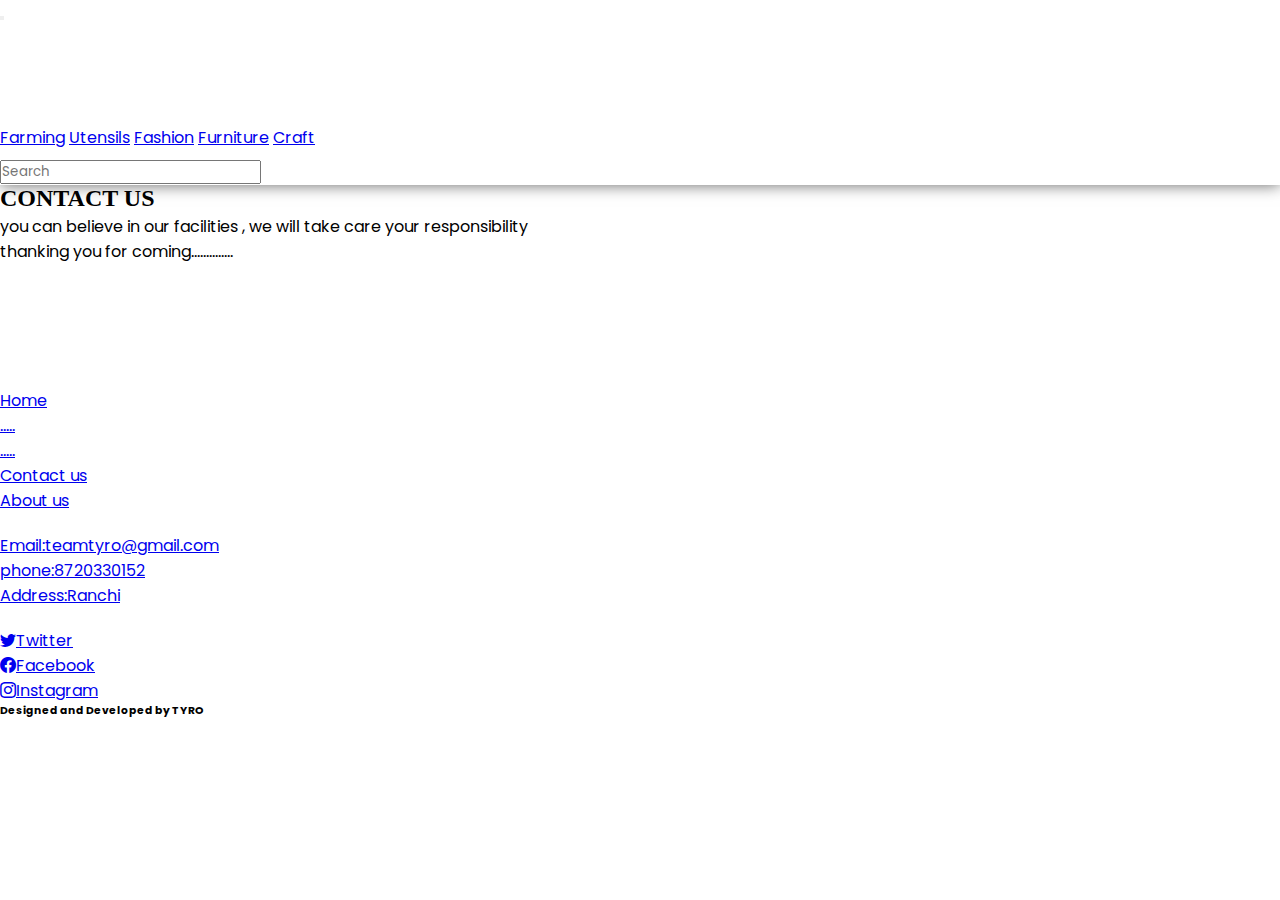
<file: contact.html>
<!doctype html>
<html lang="en">
  <head>
    <!-- Required meta tags -->
    <meta charset="utf-8">
    <meta name="viewport" content="width=device-width, initial-scale=1">
    <link rel="stylesheet" href="style.css">
    <!-- Bootstrap CSS -->
    <link href="https://cdn.jsdelivr.net/npm/bootstrap@5.0.2/dist/css/bootstrap.min.css" rel="stylesheet" integrity="sha384-EVSTQN3/azprG1Anm3QDgpJLIm9Nao0Yz1ztcQTwFspd3yD65VohhpuuCOmLASjC" crossorigin="anonymous">
<link href="https://fonts.googleapis.com/css2?family=Poppins:ital,wght@0,100;0,200;0,300;0,400;0,500;0,600;0,700;0,800;0,900;1,100;1,200;1,300;1,400;1,500;1,600;1,700;1,800;1,900&display=swap" rel="stylesheet">
<link  rel="stylesheet" href="https://cdn.jsdelivr.net/npm/swiper@11/swiper-bundle.min.css"
/>
<link rel="stylesheet" href="https://cdn.jsdelivr.net/npm/bootstrap-icons@1.11.3/font/bootstrap-icons.min.css">
    <title>contact</title>
<style>
*{
font-family: "Poppins", sans-serif;
}
.h-font{
font-family: "Merienda", cursive;
}
<!----css for removing arrows from input type number---->
input::-webkit-outer-spin-button,
input::-webkit-inner-spin-button {
  -webkit-appearance: none;
  margin: 0;
}
.h-line{
width: 150px;
margin: 0 auto;
height: 1.7px;
}
.f-font{
  color:white;
}
</style>
</head>
  <body >
    
    <nav class="navbar navbar-expand-lg navbar-dark bg-dark" style="box-shadow:0 0 15px rgba(0,0,0,0.6);transition:0.2s ease-in-out;">
      
      <button class="navbar-toggler" type="button" data-toggle="collapse" data-target="#navbarSupportedContent" aria-controls="navbarSupportedContent" aria-expanded="false" aria-label="Toggle navigation">
        <span class="navbar-toggler-icon"></span>
      </button>
    
      <div class="collapse navbar-collapse" id="navbarSupportedContent">
        <ul class="navbar-nav mr-auto">
    


          <li class="nav-item active">
            <a class="nav-link" href="#" style="color:white;">Home
               <span class="sr-only">(current)</span></a>
          </li>
          <li class="nav-item">
            <a class="nav-link" href="#" style="color:white;">About</a>
          </li>
          <li class="nav-item">
            <a class="nav-link " href="#" style="color:white;">Help</a>
          </li>

          <li class="nav-item dropdown">
            <a class="nav-link dropdown-toggle" href="#"  style="color:white;" id="navbarDropdown" role="button" data-toggle="dropdown" aria-haspopup="true" aria-expanded="false">
              Category
            </a>
            <div class="dropdown-menu" aria-labelledby="navbarDropdown">
              <a class="dropdown-item" href="#farming" >Farming</a>
              <a class="dropdown-item" href="#utensils">Utensils</a>
          <a class="dropdown-item" href="#menu" >Fashion</a>
          <a class="dropdown-item" href="#furniture" >Furniture</a>
<a class="dropdown-item" href="#craft" >Craft</a>


</div>
</li>
</ul>
<form class="form-inline my-2 my-lg-0">
<input class="form-control mr-sm-2" type="search" placeholder="Search" aria-label="Search">
<i class="fa-solid fa-magnifying-glass" style="color:white;font-size:24px;padding:20px;"></i>
 <i class="fas fa-user-alt" data-toggle="modal" data-target="#exampleModalCenter" style="color:white;font-size:24px;padding:20px;"></i>
<i class="fas fa-shopping-cart"  style="color:white;font-size:24px;"></i>
        </form>

      </div>

    </nav>
<!------------------------contact------------->
<div class="px-4 my-5">
<h2 class=" text-center fw-bold h-font">CONTACT US</h2>
<div class="h-line bg-dark"></div>
<p class="text-center mt-3">you can believe in our facilities , we will take care your responsibility 
<br>thanking you for coming..............
</p>
</div>

<!------------------------------FOOTER-------------------------->
<div class="container-fluid bg-dark mt-5">
<div class="row">
<div class="col-lg-3 p-4">
<h3 class=" fw-bold fs-3 mb-3 f-font">RURAL RISE</h3>
<p class="f-font">
this website is useful for villagers who wants to sell their products and anything ,the villagers do not able to contact with the exact BUYERS
so they have to sell their products in low price to the other small party,, so by using this
website they can easily sell and contact with exact buyer and also the buyers will got 
the pure products as they want thanking you!!!!!!. 
</p>
</div>
<div class="col-lg-3 p-4 ">
<h5 class="mb-3 f-font">Links</h5>
<a href="index.html"class="d-inline-block text-white text-decoration-none" >Home</a><br>
<a href="#"class="d-inline-block text-white text-decoration-none" > .....</a><br>

<a href="#"class="d-inline-block text-white text-decoration-none" >.....</a><br>
<a href="contact.html"class="d-inline-block text-white text-decoration-none" >Contact us</a><br>
<a href="about.html"class="d-inline-block text-white text-decoration-none" >About us</a><br>

</div>
<div class="col-lg-3 p-4 ">
  <h5 class="mb-3 f-font">Contact Us</h5>
  <a href="#"class="d-inline-block text-white text-decoration-none" >Email:teamtyro@gmail.com</a><br>
  <a href="#"class="d-inline-block text-white text-decoration-none" >phone:8720330152</a><br>
  <a href="#"class="d-inline-block text-white text-decoration-none" >Address:Ranchi</a><br>
  </div>
<div class="col-lg-3 p-4 f-font">
<h5 class="mb-3 f-font f-font">Follow us</h5>
<a href="#"class="d-inline-block text-white text-decoration-none mb-2" ><i class="bi bi-twitter me-1"></i>Twitter</a><br>

<a href="#"class="d-inline-block text-white text-decoration-none mb-2" ><i class="bi bi-facebook me-1"></i>Facebook</a><br>

<a href="#"class="d-inline-block text-white text-decoration-none " ><i class="bi bi-instagram me-1"></i>Instagram</a><br>
</div>
</div>
</div>
<h6 class="bg-dark text-center text-white m-0 p-4">Designed and Developed by TYRO</h6>

    <script src="https://cdn.jsdelivr.net/npm/bootstrap@5.0.2/dist/js/bootstrap.bundle.min.js" integrity="sha384-MrcW6ZMFYlzcLA8Nl+NtUVF0sA7MsXsP1UyJoMp4YLEuNSfAP+JcXn/tWtIaxVXM" crossorigin="anonymous"></script>
    <!--
    <script src="https://cdn.jsdelivr.net/npm/@popperjs/core@2.9.2/dist/umd/popper.min.js" integrity="sha384-IQsoLXl5PILFhosVNubq5LC7Qb9DXgDA9i+tQ8Zj3iwWAwPtgFTxbJ8NT4GN1R8p" crossorigin="anonymous"></script>
    <script src="https://cdn.jsdelivr.net/npm/bootstrap@5.0.2/dist/js/bootstrap.min.js" integrity="sha384-cVKIPhGWiC2Al4u+LWgxfKTRIcfu0JTxR+EQDz/bgldoEyl4H0zUF0QKbrJ0EcQF" crossorigin="anonymous"></script>
    -->
<script src="https://cdn.jsdelivr.net/npm/swiper@11/swiper-bundle.min.js"></script>

 </body>
</html>
</file>
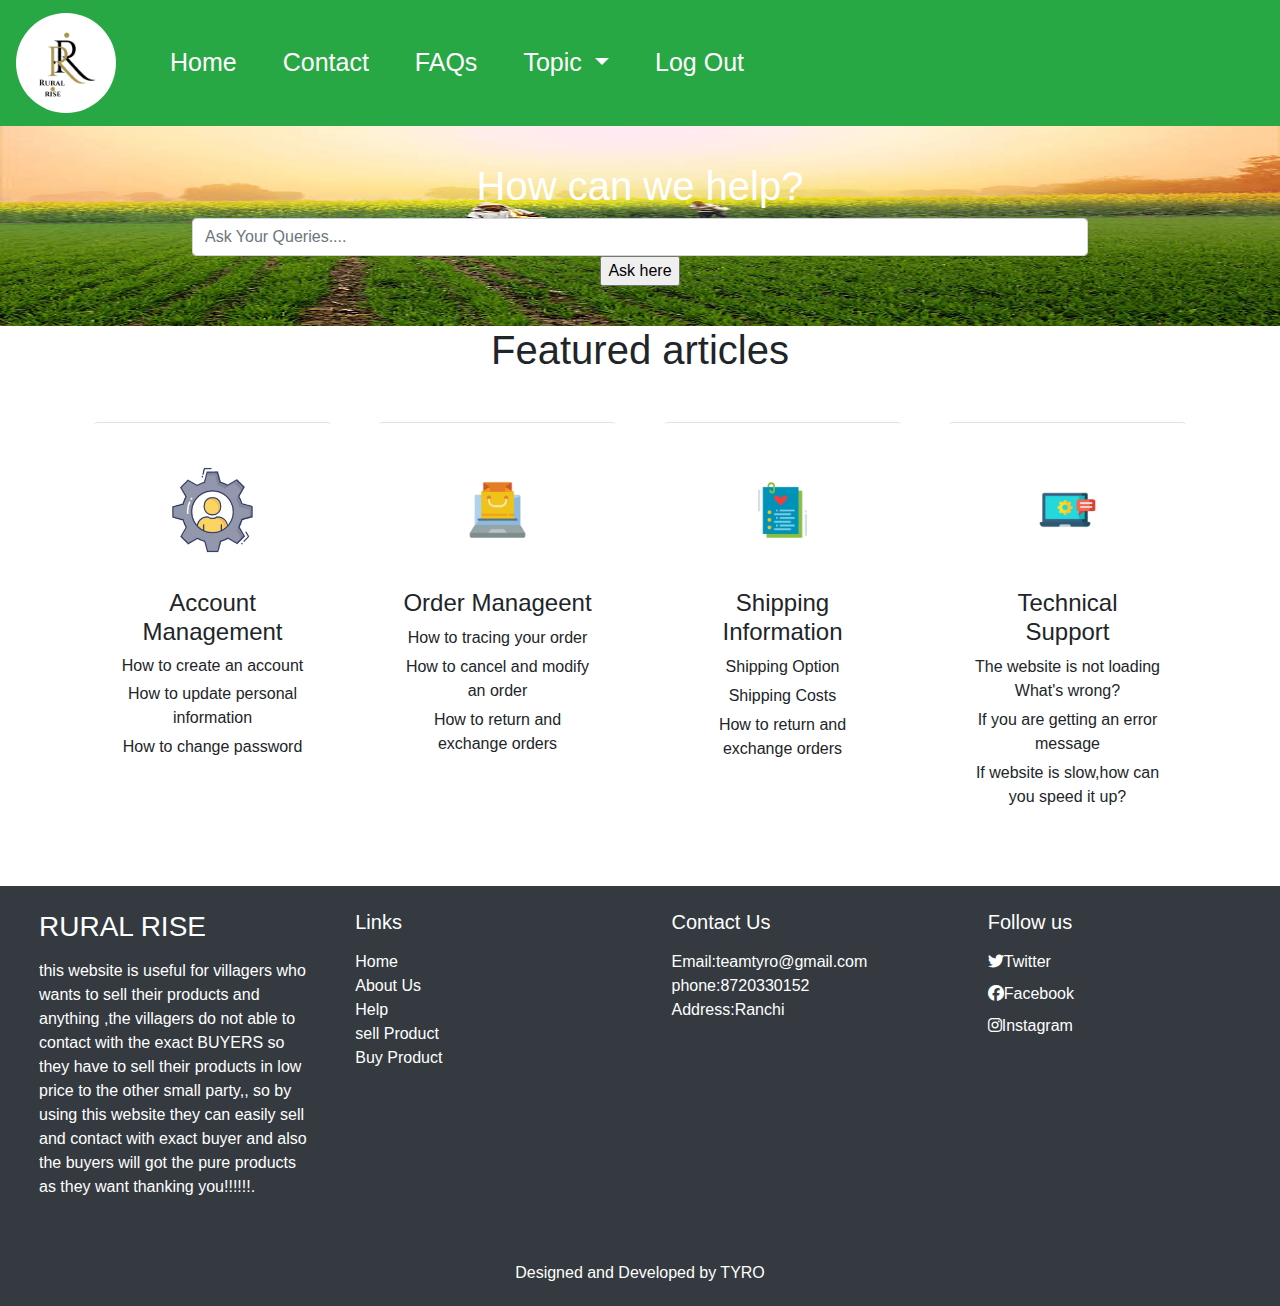
<file: helper.html>
<!doctype html>
<html lang="en">
  <head>
    <!-- Required meta tags -->
    <meta charset="utf-8">
    <meta name="viewport" content="width=device-width, initial-scale=1">

    <!-- Bootstrap CSS -->
    <link    rel="stylesheet" href="https://cdnjs.cloudflare.com/ajax/libs/font-awesome/6.6.0/css/all.min.css">

    <link href="https://cdn.jsdelivr.net/npm/bootstrap@5.0.2/dist/css/bootstrap.min.css" rel="stylesheet" integrity="sha384-EVSTQN3/azprG1Anm3QDgpJLIm9Nao0Yz1ztcQTwFspd3yD65VohhpuuCOmLASjC" crossorigin="anonymous">
    <link rel="stylesheet" href="https://cdn.jsdelivr.net/npm/bootstrap@4.0.0/dist/css/bootstrap.min.css" integrity="sha384-Gn5384xqQ1aoWXA+058RXPxPg6fy4IWvTNh0E263XmFcJlSAwiGgFAW/dAiS6JXm" crossorigin="anonymous">

    <title>helper</title>
    <style>
        .f-font{
            color:white;
          }
          .box:hover{
            transform: translateY(-30px);
    transition: all .5s;
          }
    .custom a:hover{
        border:solid green 1px;
        border-radius: 10px;
        background-color: green;
    
    
    }
    .custom a{
        font-size:25px;
        margin-left: 30px;
    }
    </style>
  </head>
  <body>
    <nav class="navbar navbar-expand-lg navbar-light bg-success" style="box-shadow:0 0 15px rgba(0,0,0,0.6);transition:0.2s ease-in-out;">
        <a class="navbar-brand" href="">
          <img src="image/logo.jpg" width="100" height="100" alt="" class="rounded-circle">
        </a>
        <button class="navbar-toggler" type="button" data-bs-toggle="collapse" data-bs-target="#navbarNavDropdown" aria-controls="navbarNavDropdown" aria-expanded="false" aria-label="Toggle navigation">
          <span class="navbar-toggler-icon"></span>
        </button>
      
        <div class="collapse navbar-collapse" id="navbarNavDropdown">
          <ul class="navbar-nav mr-auto">
    
            <li class="nav-item active custom">
              <a class="nav-link" href="index.html" style="color:white ;">Home <span class="sr-only"></span></a>
            </li>
            <li class="nav-item custom">
              <a class="nav-link" href="abou.html" style="color:white;">Contact</a>
            </li>

            <li class="nav-item custom">
              <a class="nav-link " href="#" style="color:white;"  data-bs-toggle="modal" data-bs-target="#exampleModal">FAQs</a>
            </li>
            <li class="nav-item dropdown  custom" style="color:white;">
                <a class="nav-link dropdown-toggle " href="#" id="navbarDropdownMenuLink" role="button" style="color:white;" data-bs-toggle="dropdown" aria-expanded="false">
                  Topic
                </a>
                <ul class="dropdown-menu" aria-labelledby="navbarDropdownMenuLink">
                  <li><a class="dropdown-item" href="#account">Account Management</a></li>
                  <li><a class="dropdown-item" href="#order">Orders</a></li>
                  <li><a class="dropdown-item" href="#product">Product</a></li>
                  <li><a class="dropdown-item" href="#shipping">Shiping</a></li>
                  <li><a class="dropdown-item" href="#technical">Technical </a></li>
                  <li><a class="dropdown-item" href="#security">Account Security</a></li>

                </ul>
              </li>
              <li class="nav-item custom">
                <a class="nav-link" href="buyer.html" style="color:white;">Log Out</a>
              </li>
  
              </div>
            </li>
          </ul>
             </form>
         </div>
    
      </nav>
      <div id="carouselExampleCaptions" class="carousel slide" data-bs-ride="carousel">
        <div class="carousel-indicators">
        </div>
        <div class="carousel-inner">
          <div class="carousel-item active">
            <img src="image/village.jpeg" class="d-block w-100" alt="..." style="height:200px;">
            <div class="carousel-caption">
              <h1 style="color:#fff;">How can we help?</h1>
              <input type="email" class="form-control" id="exampleInputEmail1" aria-describedby="emailHelp" placeholder="Ask Your Queries....">

              <input type="submit" value="Ask here" required onclick="s()">
              
            </div>              
          </div>

      </div>
      <h1 style="justify-content:center;text-align:center;">Featured articles</h1>
      <div class="container  mt-5">
        <div class="row">
        <div class="col-lg-3 col-md-6 mb-4 px-4">
          <div class="bg-white rounded shadow p-4 border-top border-4 text-center box">
            <img src="image/account.jpg" width="100%">
            <h4 class="mt-3">Account Management</h4>
            <p class="card-title" style="margin-bottom:5px;line-height:1.4;">How to create an account</p>
            <p class="card-title" style="margin-bottom:5px;">How to update personal information</p>
            <p class="card-title" style="margin-bottom:5px;">How to change password</p>

            </div>
            </div>
            <div class="col-lg-3 col-md-6 mb-4 px-4">
            <div class="bg-white rounded shadow p-4 border-top border-4 text-center box">
            <img src="image/order.jpg" width="100%">
            <h4 class="mt-3">Order Manageent</h4>
            <p class="card-title" style="margin-bottom:5px;justify-content:center;align-items:center;">How to tracing your order</h5>
                <p class="card-title" style="margin-bottom:5px;align-items:center;">How to cancel and modify an order</p>
                <p class="card-title" style="margin-bottom:5px;align-items:center;">How to return and exchange orders</p>
           

            </div>
            </div>
            <div class="col-lg-3 col-md-6 mb-4 px-4">
            <div class="bg-white rounded shadow p-4 border-top border-4 text-center box">
            <img src="image/shipping.jpg" width="100%">
            <h4 class="mt-3">Shipping Information</h4>
            <p class="card-title" style="margin-bottom:5px;justify-content:center;align-items:center;">Shipping Option</h5>
                <p class="card-title" style="margin-bottom:5px;align-items:center;">Shipping Costs</p>
                <p class="card-title" style="margin-bottom:5px;align-items:center;">How to return and exchange orders</p>
            </div>
            </div>
            <div class="col-lg-3 col-md-6 mb-4 px-4">
            <div class="bg-white rounded shadow p-4 border-top border-4 text-center box">
            <img src="image/technical.jpg" width="100%">
            <h4 class="mt-3">Technical Support</h4>
            <p class="card-title" style="margin-bottom:5px;justify-content:center;align-items:center;">The website is not loading What's wrong?</h5>
                <p class="card-title" style="margin-bottom:5px;align-items:center;">If you are getting an error message</p>
                <p class="card-title" style="margin-bottom:5px;align-items:center;">If website is slow,how can you speed it up?</p>
            </div>
            </div>
            </div>
            </div>

          <!-----card4-->
    







          <div class="container-fluid bg-dark mt-4" style="width:100%;padding-left:30px;">
          <div class="row">
          <div class="col-lg-3 p-4">
          <h3 class=" fw-bold fs-3 mb-3 f-font">RURAL RISE</h3>
          <p class="f-font">
          this website is useful for villagers who wants to sell their products and anything ,the villagers do not able to contact with the exact BUYERS
          so they have to sell their products in low price to the other small party,, so by using this
          website they can easily sell and contact with exact buyer and also the buyers will got 
          the pure products as they want thanking you!!!!!!. 
          </p>
          </div>
          <div class="col-lg-3 p-4 ">
          <h5 class="mb-3 f-font">Links</h5>
          <a href="index.html"class="d-inline-block text-white text-decoration-none" >Home</a><br>
          <a href="abou.html"class="d-inline-block text-white text-decoration-none" > About Us</a><br>
          
          <a href="helper.html"class="d-inline-block text-white text-decoration-none" >Help</a><br>
          <a href="seller.html"class="d-inline-block text-white text-decoration-none" >sell Product</a><br>
          <a href="buyer.html"class="d-inline-block text-white text-decoration-none" >Buy Product</a><br>
          
          </div>
          <div class="col-lg-3 p-4 ">
            <h5 class="mb-3 f-font">Contact Us</h5>
            <a href="#"class="d-inline-block text-white text-decoration-none" >Email:teamtyro@gmail.com</a><br>
            <a href="#"class="d-inline-block text-white text-decoration-none" >phone:8720330152</a><br>
            <a href="#"class="d-inline-block text-white text-decoration-none" >Address:Ranchi</a><br>
            </div>
          <div class="col-lg-3 p-4 f-font">
          <h5 class="mb-3 f-font f-font">Follow us</h5>
          <a href="#"class="d-inline-block text-white text-decoration-none mb-2" ><i class="fab fa-twitter" style="color:white;"></i>Twitter</a><br>
          
          <a href="#"class="d-inline-block text-white text-decoration-none mb-2" ><i class="fab fa-facebook" style="color:white;"></i>Facebook</a><br>
          
          <a href="#"class="d-inline-block text-white text-decoration-none " ><i class="fab fa-instagram" style="color:white;"></i>Instagram</a><br>
          </div>
          </div>
          </div>
          <h6 class="bg-dark text-center text-white m-0 p-4">Designed and Developed by TYRO</h6>
       <!--------modal-->
       <div class="modal fade" id="exampleModal" tabindex="-1" aria-labelledby="exampleModalLabel" aria-hidden="true">
        <div class="modal-dialog">
          <div class="modal-content">
            <div class="modal-header">
              <h5 class="modal-title" id="exampleModalLabel">If you have any question then you can ask without any hesitation</h5>
              <button type="button" class="btn-close" data-bs-dismiss="modal" aria-label="Close"></button>
            </div>
            <div class="modal-body">
              <div class="mb-3">
                  <label for="exampleFormControlTextarea1" class="form-label">Write Down</label>
                  <textarea class="form-control" id="exampleFormControlTextarea1" rows="3"></textarea>
                </div>
          </div>
          <div class="modal-footer">
            <button type="button" class="btn btn-success" data-bs-dismiss="modal">back</button>
            <button type="button" class="btn btn-success" onclick="s()">SEND</button>
          </div>
        </div>
      </div>
    </div>
  




<script>
  function s(){
    alert("send your query successfully!!!!!!");
  }
  
</script>

    <script src="https://cdn.jsdelivr.net/npm/bootstrap@5.0.2/dist/js/bootstrap.bundle.min.js" integrity="sha384-MrcW6ZMFYlzcLA8Nl+NtUVF0sA7MsXsP1UyJoMp4YLEuNSfAP+JcXn/tWtIaxVXM" crossorigin="anonymous"></script>
<script src="https://code.jquery.com/jquery-3.2.1.slim.min.js" integrity="sha384-KJ3o2DKtIkvYIK3UENzmM7KCkRr/rE9/Qpg6aAZGJwFDMVNA/GpGFF93hXpG5KkN" crossorigin="anonymous"></script>
<script src="https://cdn.jsdelivr.net/npm/popper.js@1.12.9/dist/umd/popper.min.js" integrity="sha384-ApNbgh9B+Y1QKtv3Rn7W3mgPxhU9K/ScQsAP7hUibX39j7fakFPskvXusvfa0b4Q" crossorigin="anonymous"></script>
<script src="https://cdn.jsdelivr.net/npm/bootstrap@4.0.0/dist/js/bootstrap.min.js" integrity="sha384-JZR6Spejh4U02d8jOt6vLEHfe/JQGiRRSQQxSfFWpi1MquVdAyjUar5+76PVCmYl" crossorigin="anonymous"></script>
    
    <script src="https://cdn.jsdelivr.net/npm/@popperjs/core@2.9.2/dist/umd/popper.min.js" integrity="sha384-IQsoLXl5PILFhosVNubq5LC7Qb9DXgDA9i+tQ8Zj3iwWAwPtgFTxbJ8NT4GN1R8p" crossorigin="anonymous"></script>
    <script src="https://cdn.jsdelivr.net/npm/bootstrap@5.0.2/dist/js/bootstrap.min.js" integrity="sha384-cVKIPhGWiC2Al4u+LWgxfKTRIcfu0JTxR+EQDz/bgldoEyl4H0zUF0QKbrJ0EcQF" crossorigin="anonymous"></script>
    
  </body>
</html>
</file>
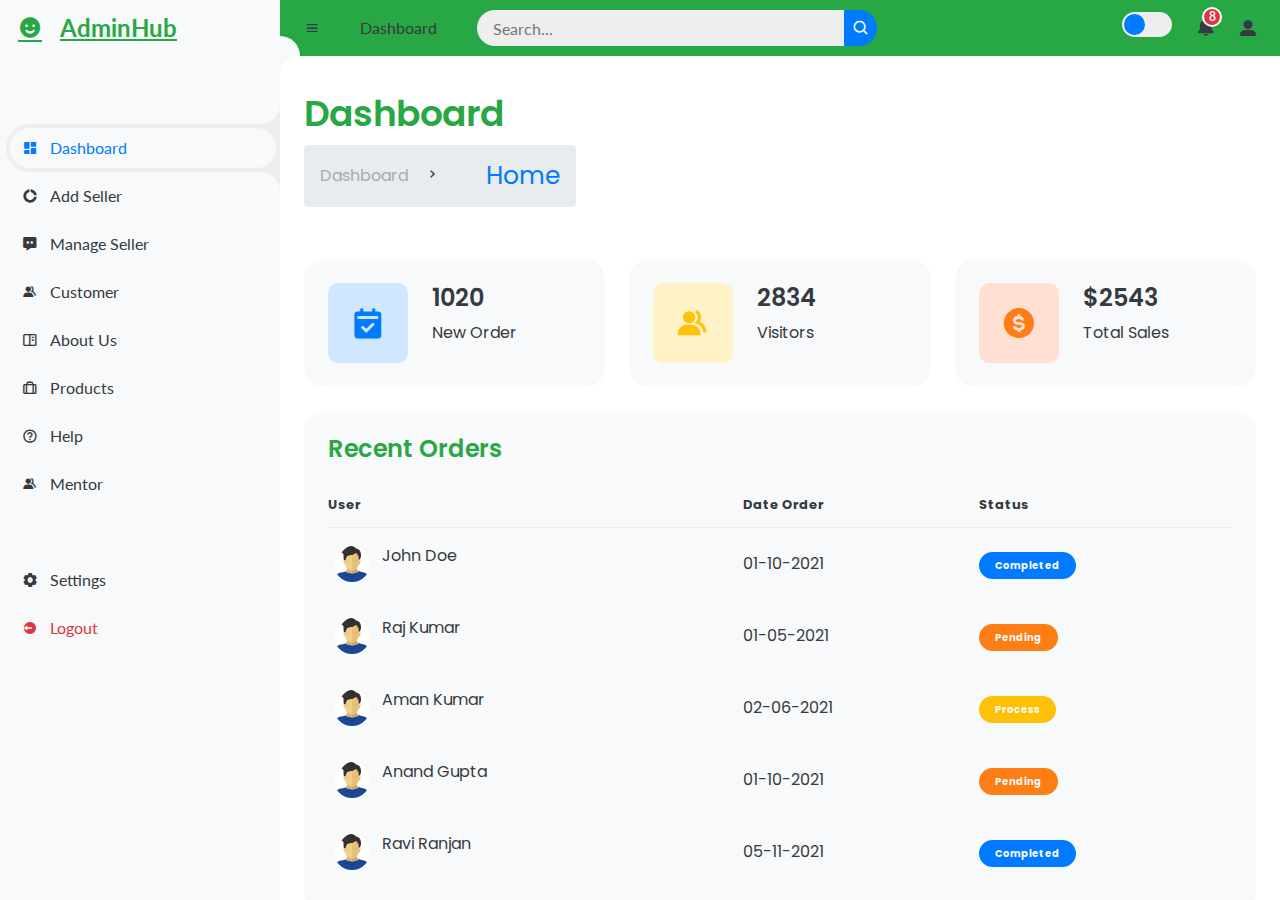
<file: seller.html>
<!DOCTYPE html>
<html lang="en">
<head>
	<meta charset="UTF-8">
	<meta name="viewport" content="width=device-width, initial-scale=1.0">

	<!-- Boxicons -->
	<link href='https://unpkg.com/boxicons@2.0.9/css/boxicons.min.css' rel='stylesheet'>
	<!-- My CSS -->
	<link rel="stylesheet" href="style1.css">
    <link rel="stylesheet" href="https://cdn.jsdelivr.net/npm/bootstrap@4.0.0/dist/css/bootstrap.min.css" integrity="sha384-Gn5384xqQ1aoWXA+058RXPxPg6fy4IWvTNh0E263XmFcJlSAwiGgFAW/dAiS6JXm" crossorigin="anonymous">
	<link    rel="stylesheet" href="https://cdnjs.cloudflare.com/ajax/libs/font-awesome/6.6.0/css/all.min.css">

	<title>AdminHub</title>
    <style>
    .custom a{
    font-size:25px;
    margin-left: 30px;
     }
    </style>
</head>
<body>


	<!-- SIDEBAR -->
	<section id="sidebar">
		<a href="#" class="brand">
			<i class='bx bxs-smile'></i>
			<span class="text">AdminHub</span>
		</a>
		<ul class="side-menu top">
			<li class="active">
				<a href="#dashboard">
					<i class='bx bxs-dashboard' ></i>
					<span class="text">Dashboard</span>
				</a>
			</li>
			<li>
				<a href="#seller">
					<i class='bx bxs-doughnut-chart' ></i>
					<span class="text">Add Seller</span>
				</a>
			</li>
			<li>
				<a href="#seller">
					<i class='bx bxs-message-dots' ></i>
					<span class="text">Manage Seller</span>
				</a>
			</li>
			<li>
				<a href="#customer">
					<i class='bx bxs-group' ></i>
					<span class="text">Customer</span>
				</a>
			</li>
			<li>
				<a href="abou.html">
					<i class='bx bx-book-content'></i>
					<span class="text">About Us</span>
				</a>
			</li>
			<li>
				<a href="buyer.html">
					<i class='bx bx-briefcase-alt'></i>
					<span class="text">Products</span>
				</a>
			</li>
			<li>
				<a href="helper.html">
					<i class='bx bx-help-circle'></i>
					<span class="text">Help</span>
				</a>
			</li>
            <li>
				<a href="#mentor">
					<i class='bx bxs-group' ></i>
					<span class="text">Mentor</span>
				</a>
			</li>
		</ul>
		<ul class="side-menu">
			<li>
				<a href="#setting">
					<i class='bx bxs-cog' ></i>
					<span class="text">Settings</span>
				</a>
			</li>
			<li>
				<a href="index.html" class="logout">
					<i class='bx bxs-log-out-circle' ></i>
					<span class="text">Logout</span>
				</a>
			</li>
		</ul>
	</section>
	<!-- SIDEBAR -->



	<!-- CONTENT -->
	<section id="content">
		<!-- NAVBAR -->
		<nav >
			<i class='bx bx-menu'></i>
			<a href="#" class="nav-link">Dashboard</a>
			<form action="#">
				<div class="form-input" >
					<input type="search" placeholder="Search...">
					<button type="submit" class="search-btn"><i class='bx bx-search' ></i></button>
				</div>
			</form>
			<input type="checkbox" id="switch-mode" hidden>
			<label for="switch-mode" class="switch-mode"></label>
			<a href="#" class="notification">
				<i class='bx bxs-bell' ></i>
				<span class="num">8</span>
			</a>
			<a href="#" class="profile">
				<i class="fas fa-user-alt" ></i>

			</a>
		</nav>
		<!-- NAVBAR -->

		<!-- MAIN -->
		<main>
			<div class="head-title" id="dashboard">
				<div class="left">
					<h1>Dashboard</h1>
					<ul class="breadcrumb">
						<li>
							<a href="#">Dashboard</a>
						</li>
						<li><i class='bx bx-chevron-right' ></i></li>
						<li class="custom">
							<a class=" nav-item active" href="index.html">Home</a>
						</li>
                       
					</ul>
				</div>
			</div>

			<ul class="box-info">
				<li>
					<i class='bx bxs-calendar-check' ></i>
					<span class="text">
						<h3>1020</h3>
						<p>New Order</p>
					</span>
				</li>
				<li>
					<i class='bx bxs-group' ></i>
					<span class="text">
						<h3>2834</h3>
						<p>Visitors</p>
					</span>
				</li>
				<li>
					<i class='bx bxs-dollar-circle' ></i>
					<span class="text">
						<h3>$2543</h3>
						<p>Total Sales</p>
					</span>
				</li>
			</ul>


			<div class="table-data">
				<div class="order">
					<div class="head">
						<h3>Recent Orders</h3>
					</div>
					<table>
						<thead>
							<tr>
								<th>User</th>
								<th>Date Order</th>
								<th>Status</th>
							</tr>
						</thead>
						<tbody>
							<tr>
								<td>
									<img src="image/people.png">
									<p>John Doe</p>
								</td>
								<td>01-10-2021</td>
								<td><span class="status completed">Completed</span></td>
							</tr>
							<tr>
								<td>
									<img src="image/people.png">
									<p>Raj Kumar</p>
								</td>
								<td>01-05-2021</td>
								<td><span class="status pending">Pending</span></td>
							</tr>
							<tr>
								<td>
									<img src="image/people.png">
									<p>Aman Kumar</p>
								</td>
								<td>02-06-2021</td>
								<td><span class="status process">Process</span></td>
							</tr>
							<tr>
								<td>
									<img src="image/people.png">
									<p>Anand Gupta</p>
								</td>
								<td>01-10-2021</td>
								<td><span class="status pending">Pending</span></td>
							</tr>
							<tr>
								<td>
									<img src="image/people.png">
									<p>Ravi Ranjan</p>
								</td>
								<td>05-11-2021</td>
								<td><span class="status completed">Completed</span></td>
							</tr>
						</tbody>
					</table>
				</div>
			</div>
            <div class="table-data" id="seller">
				<div class="order">
					<div class="head">
						<h3>Add Seller</h3>
					</div>
					<table>
						<tbody>
                            <tr>
								<td>Seller Name</td>
                                <td><input type="text" style="width: 60%;font-size: medium;"></td>
							</tr>
                            <tr>
								<td>Address </td>
                                <td><input type="text" style="width: 60%;font-size: medium;"></td>
							</tr>
                            <tr>
								<td>Phone</td>
                                <td><input type="text" style="width: 60%;font-size: medium;"></td>
							</tr>
                            <tr>
								<td>Product Name</td>
                                <td><input type="text" style="width: 60%;font-size: medium;"></td>
							</tr>
                            <tr>
								<td>Product Quality</td>
                                <td><input type="text" style="width: 60%;font-size: medium;"></td>
							</tr>
                            <tr>
								<td>Product Quantity</td>
                                <td><input type="text" style="width: 60%;font-size: medium;"></td>
							</tr>
                            <tr>
								<td>Product Image</td>
                                <td><input type="file" style="width: 60%;font-size: medium;"></td>
							</tr>
                            <tr>
								<td>Product Video</td>
                                <td><input type="file" style="width: 60%;font-size: medium;"></td>
							</tr>
                            <tr>
								<td>Price</td>
                                <td><input type="text" style="width: 60%;font-size: medium;"></td>
							</tr>
							<td>Product Category</td>
                            <td>
                                 <select style="width:60%;font-size: medium;">
                                        <option>Fashion</option>
                                        <option>Farming</option>
                                        <option>Utensils</option>
                                        <option>Dairy</option>
                                        <option>Furniture</option>
                                        <option>Craft</option>
                                </select>
                            </td>

						</tbody>
					</table>
                    <div class="head">
						<h3>Add Account Details</h3>
					</div>
                    <table>
                        <tbody>
                            <tr>
								<td>Holder Name</td>
                                <td><input type="text" style="width:60%;font-size: medium;"></td>
							</tr>
                            <tr>
								<td>Account Number</td>
                                <td><input type="text" style="width:60%;font-size: medium;"></td>
							</tr>
                            <tr>
								<td>IFSC Code</td>
                                <td><input type="text" style="width:60%;font-size: medium;"></td>
							</tr>
                            <tr>
								<td>Bank Name</td>
                                <td><input type="text" style="width:60%;font-size: medium;"></td>
							</tr>
                            
                        </tbody>
                    </table>
					<a href=""style="margin-left:50%;">Submit</a>
				</div>
			</div>
            
            <div class="table-data" id="customer">
				<div class="order">
					<div class="head">
						<h3>Customer</h3>
					</div>
					<table>
						<thead>
							<tr>
								<th>Image</th>
                                <th>Name</th>
								<th>Phone</th>
								<th>More Details</th>
							</tr>
						</thead>
						<tbody>
							<tr>
								<td>
									<img src="image/people.png">
								</td>
                                <td>Aarav kumar</td>
								<td>8789002561</td>
								<td><span class="status completed">Explore more</span></td>
							</tr>
                            <tr>
								<td>
									<img src="image/people.png">
								</td>
                                <td>Kabir Singh</td>
								<td>9471510047</td>
								<td><span class="status completed">Explore more</span></td>
							</tr>
                            <tr>
								<td>
									<img src="image/people.png">
								</td>
                                <td>Vedant Pandey</td>
								<td>8235555096</td>
								<td><span class="status completed">Explore more</span></td>
							</tr>
                            <tr>
								<td>
									<img src="image/people.png">
								</td>
                                <td>Ishan Kumar</td>
								<td>9060695058</td>
								<td><span class="status completed">Explore more</span></td>
							</tr>
                            <tr>
								<td>
									<img src="image/people.png">
								</td>
                                <td>Aditya Srivastava</td>
								<td>8647777023</td>
								<td><span class="status completed">Explore more</span></td>
							</tr>
                            <tr>
								<td>
									<img src="image/people.png">
								</td>
                                <td>Rashi Kesari</td>
								<td>7870421890</td>
								<td><span class="status completed">Explore more</span></td>
							</tr>

						</tbody>
					</table>
				</div>
                <div class="table-data" id="mentor">
                    <img src="image/mentorpic.jpg" style="width:100%;">
                        <h2>Add a Mentor</h2>
                        <p style="font-size:3vh;">A mentor is someone who serves as a trusted advisor, guide, and teacher to another person, typically someone less experienced or knowledgeable in a particular area. Mentors provide support, encouragement, and wisdom based on their own experiences and expertise. They often help mentees navigate challenges, set goals, develop skills, and grow both personally and professionally. </p>
                        <h5>Top rated Instructors</h5>
                        <a href="practice4.html" class="btn">Add Now</a>
                    </div>
                        
                    
                </div>
			</div>
		</main>
		<!-- MAIN -->
	</section>
	<!-- CONTENT -->
	

	<script src="script.js"></script>
</body>
</html>
</file>
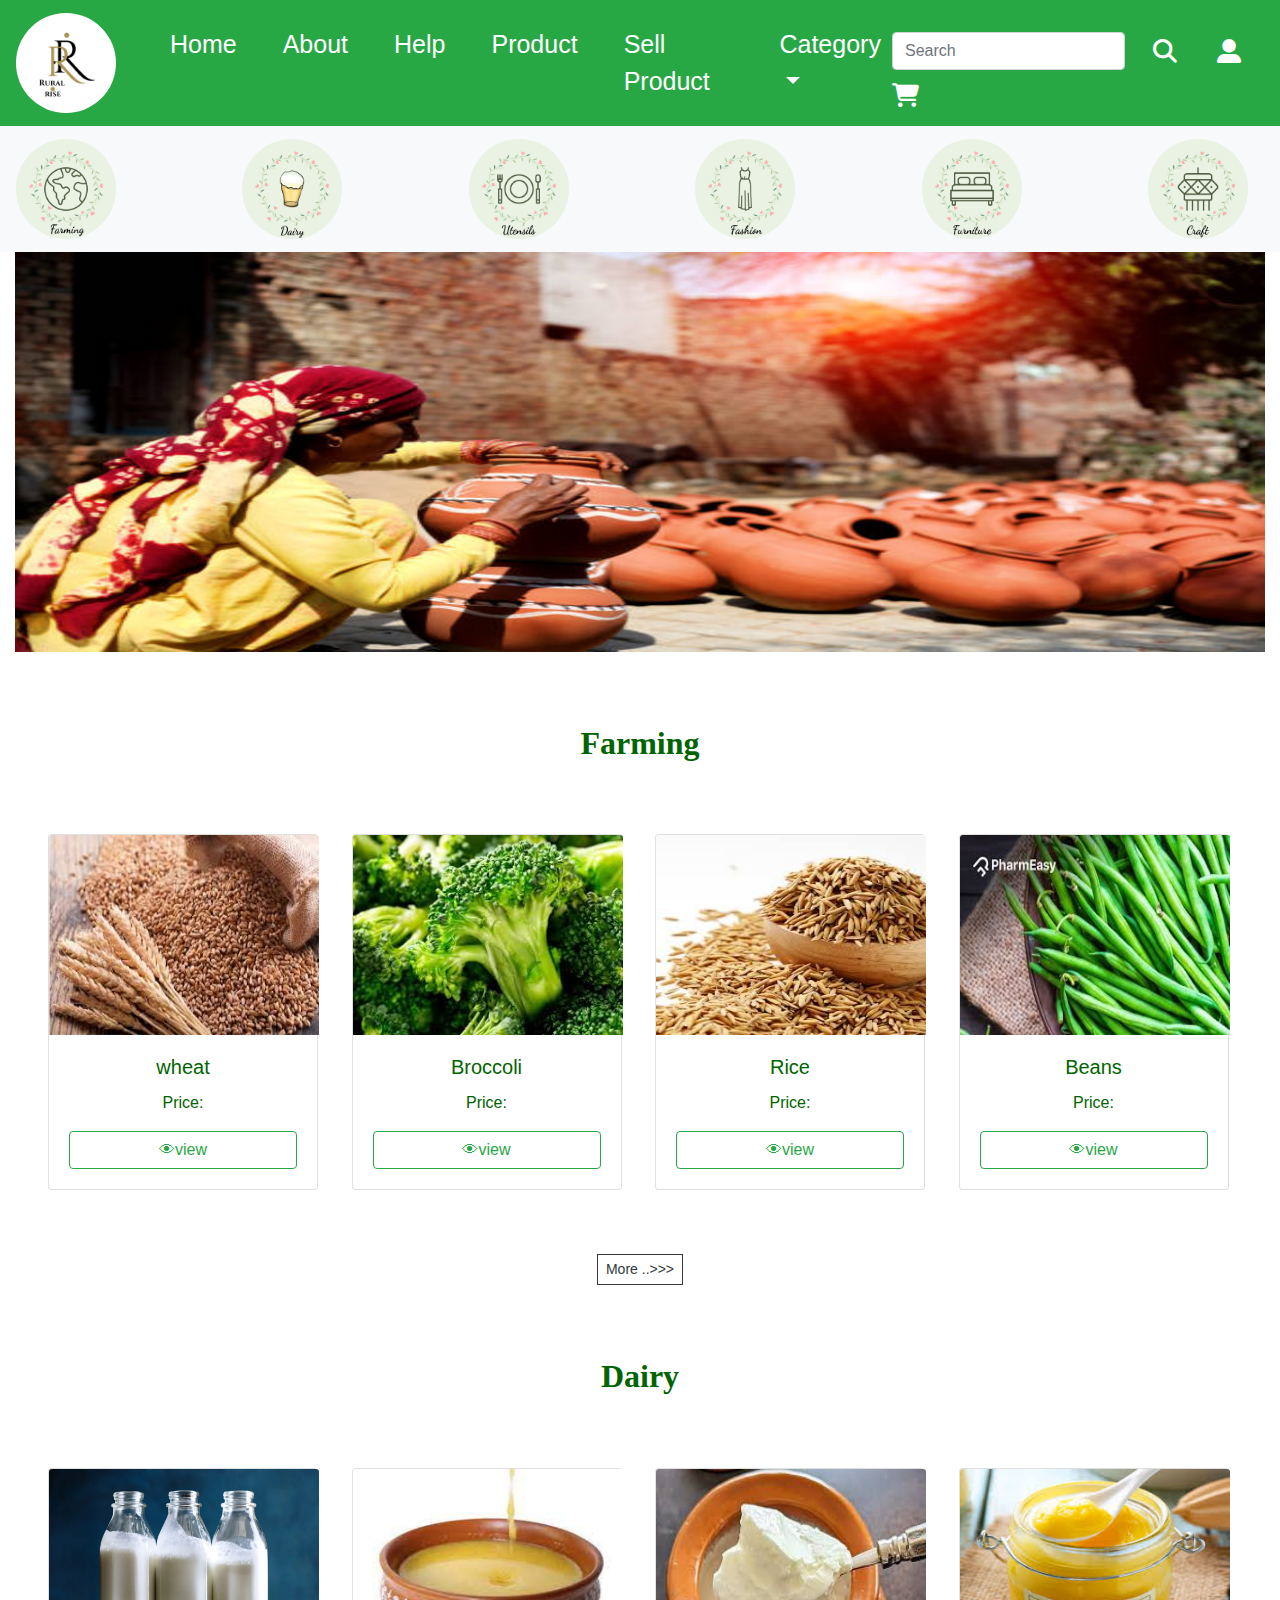
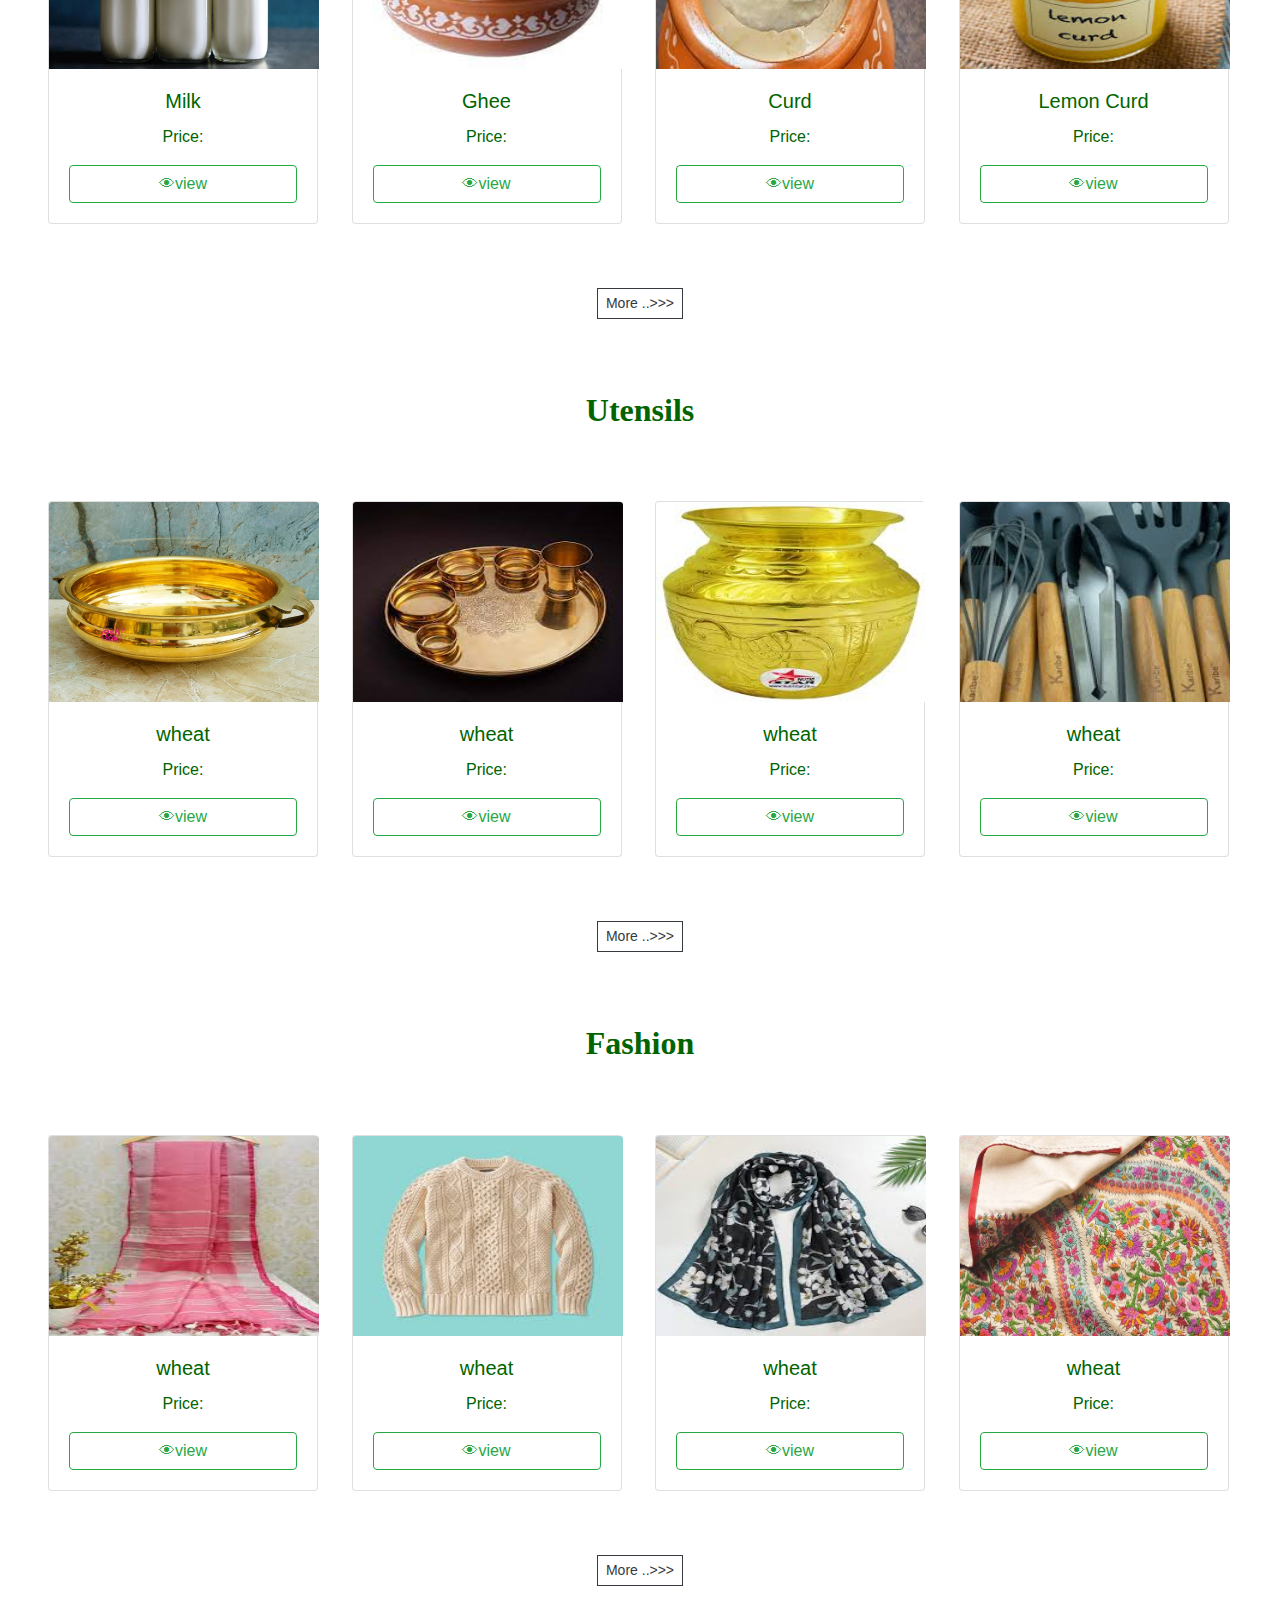
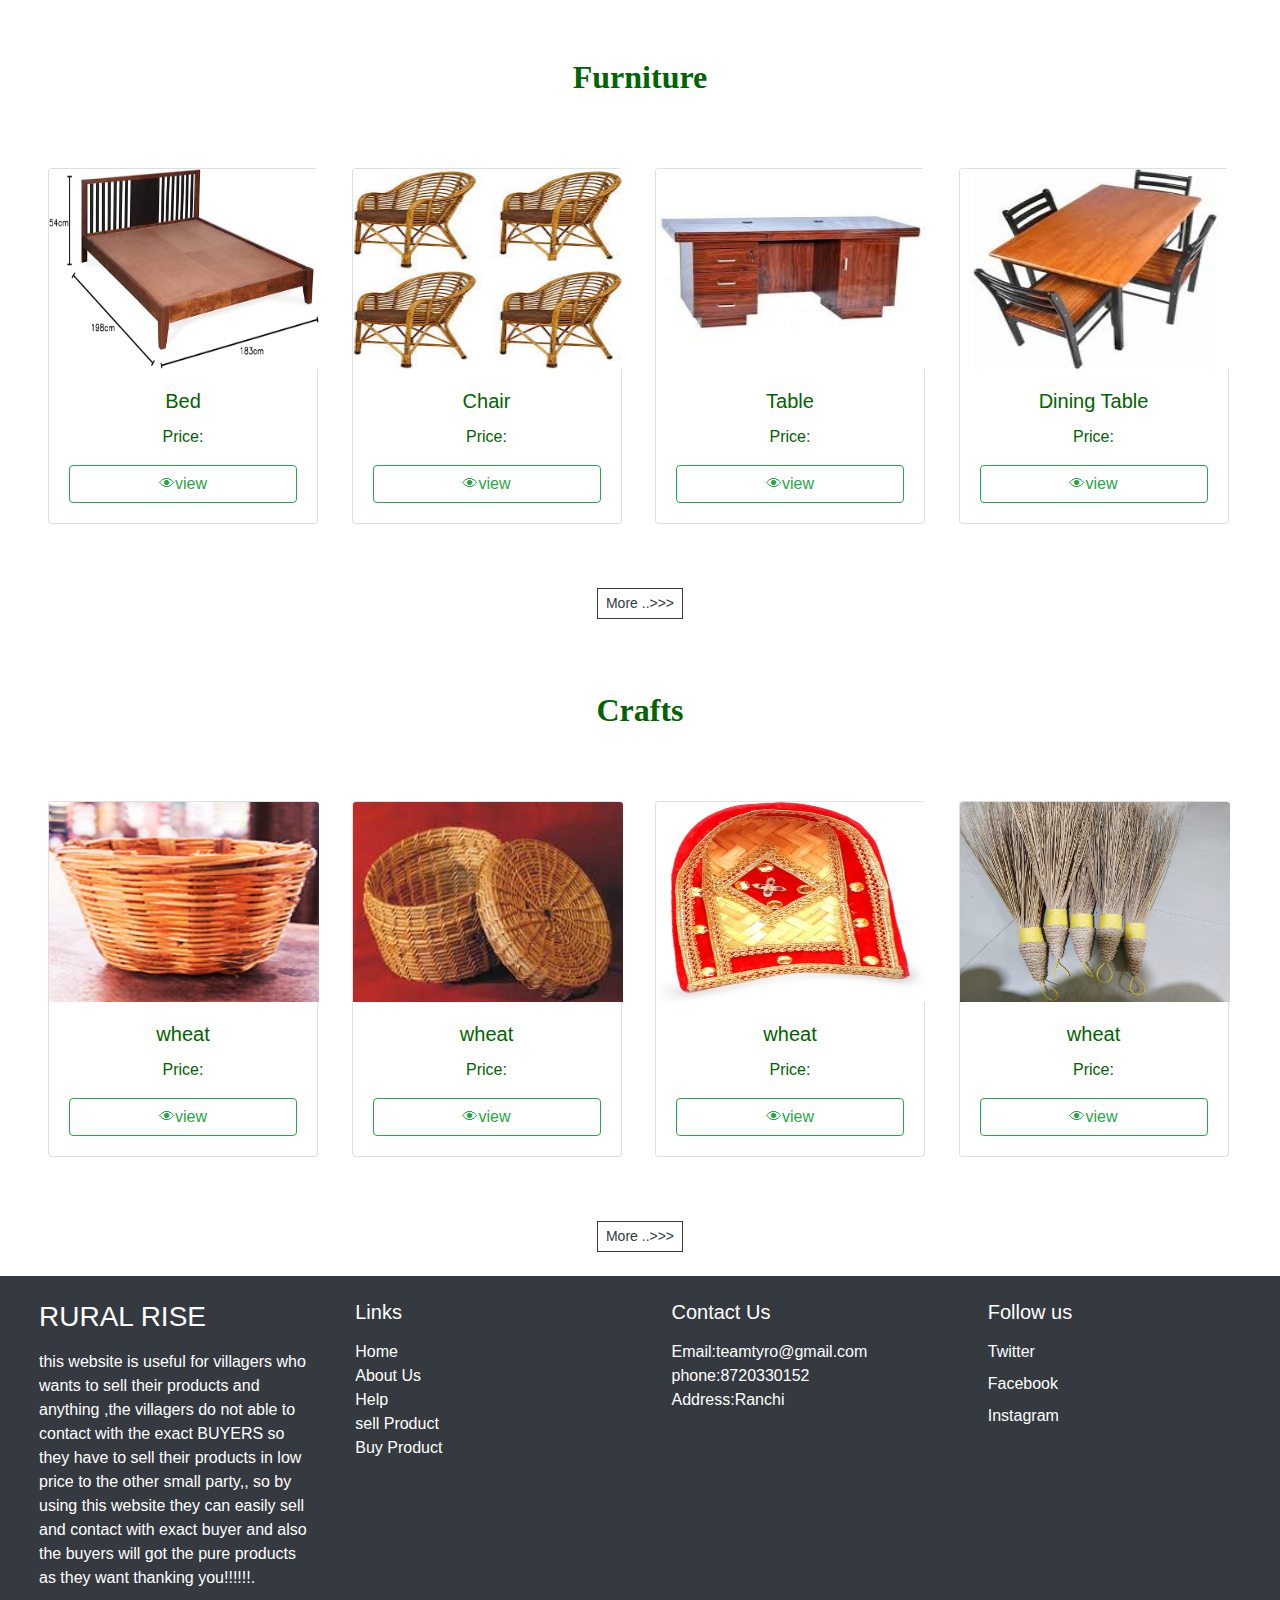
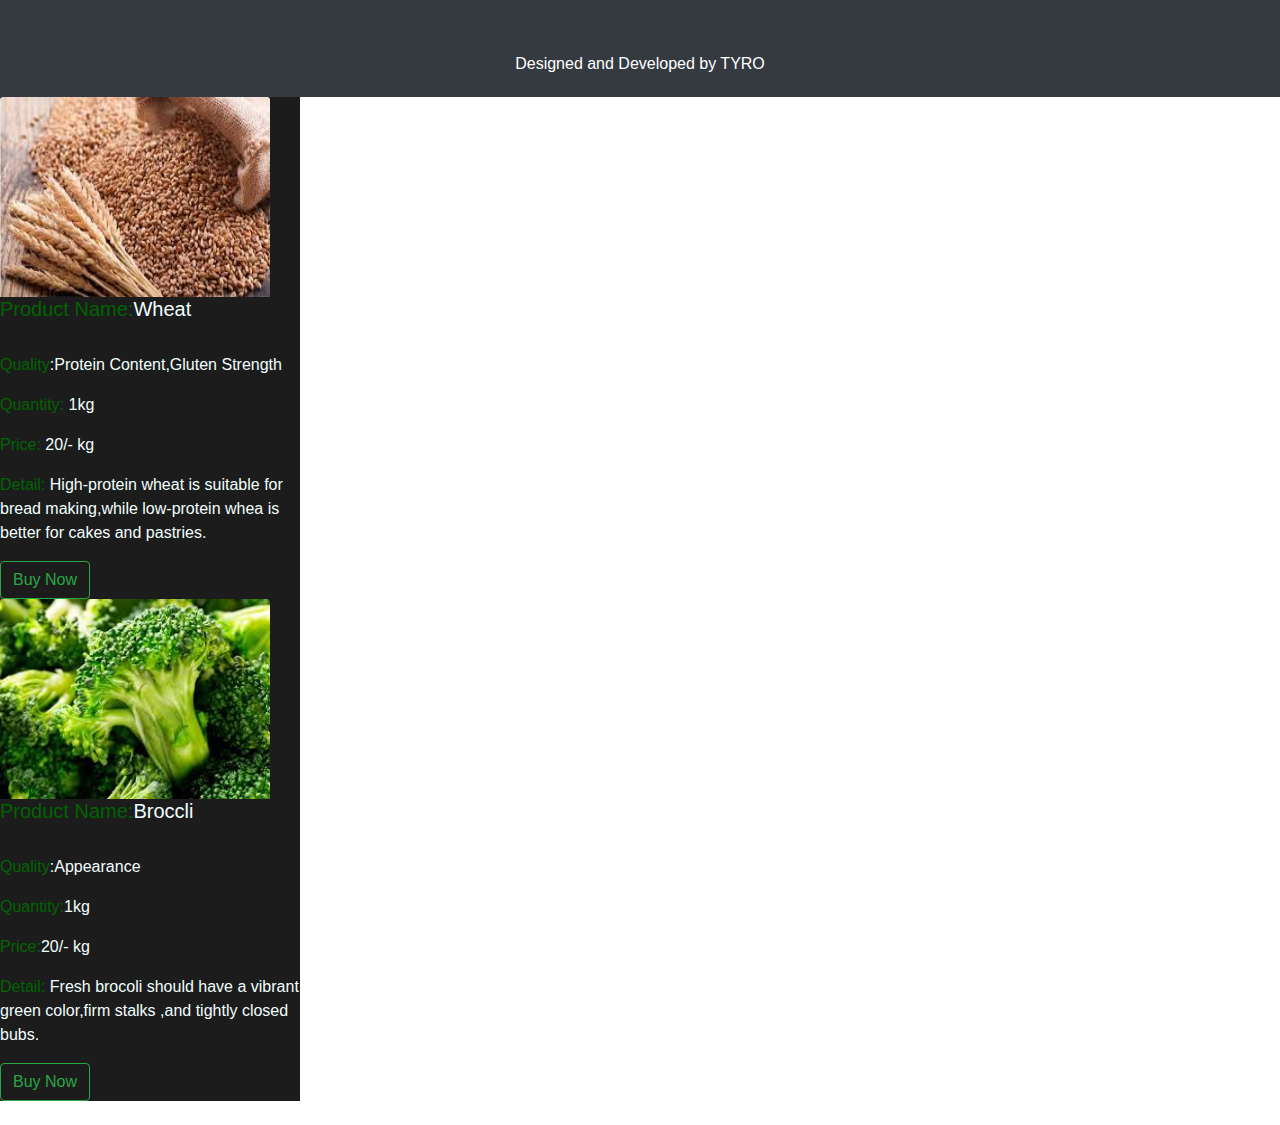
<file: vscode/buyer.html>
<!doctype html>
<html lang="en">
  <head>
    <!-- Required meta tags -->
    <meta charset="utf-8">
    <meta name="viewport" content="width=device-width, initial-scale=1, shrink-to-fit=no">
<!----font css-->
<link href="https://fonts.googleapis.com/css2?family=Poppins:ital,wght@0,100;0,200;0,300;0,400;0,500;0,600;0,700;0,800;0,900;1,100;1,200;1,300;1,400;1,500;1,600;1,700;1,800;1,900&display=swap" rel="stylesheet">

    <!-- Bootstrap CSS -->
    <link rel="stylesheet" href="https://cdn.jsdelivr.net/npm/bootstrap@4.0.0/dist/css/bootstrap.min.css" integrity="sha384-Gn5384xqQ1aoWXA+058RXPxPg6fy4IWvTNh0E263XmFcJlSAwiGgFAW/dAiS6JXm" crossorigin="anonymous">
<link    rel="stylesheet" href="https://cdnjs.cloudflare.com/ajax/libs/font-awesome/6.6.0/css/all.min.css">
<!---bootstrap 5 css & js-->
<link href="https://cdn.jsdelivr.net/npm/bootstrap@5.0.2/dist/css/bootstrap.min.css" rel="stylesheet" integrity="sha384-EVSTQN3/azprG1Anm3QDgpJLIm9Nao0Yz1ztcQTwFspd3yD65VohhpuuCOmLASjC" crossorigin="anonymous">



<style>
  .offcanvas {
    display: flex;
    flex-direction: column;
    background-color: rgb(29, 28, 28);
    width:300px;
    color: azure;
  }
  .body{
    background-color:light ;
  }
  .container{
    display: flex;
    justify-content: center;
   
  }
  .card-body{
    color:darkgreen;
  }
  .h-font{
font-family:bold;
font-weight: 700;
color: darkgreen;
}
  .trans:hover{
transform: translateY(-30px);
transition: all .5s;
border:solid 1px green;
  }
  .f-font{
        color:white;
      }
      .box:hover{
        transform: translateY(-30px);
transition: all .5s;
      }
.custom a:hover{
    border:solid green 1px;
    border-radius: 10px;
    background-color: green;


}
.custom a{
    font-size:25px;
    margin-left: 30px;
}
.h{
  width:200px;
}
.card{
  width:270px;
}
.card-img-top{
  width:270px;
  height:200px;
}
</style>

</head>
<body>
  <nav class="navbar navbar-expand-lg  navbar-dark bg-success" style="box-shadow:0 0 15px rgba(0,0,0,0.6);transition:0.2s ease-in-out;">
    <a class="navbar-brand" href="index.html">
      <img src="image/logo.jpg" width="100" height="100" alt="" class="rounded-circle">
    </a>
    <button class="navbar-toggler" type="button" data-toggle="collapse" data-target="#navbarSupportedContent" aria-controls="navbarSupportedContent" aria-expanded="false" aria-label="Toggle navigation">
      <span class="navbar-toggler-icon"></span>
    </button>
  
    <div class="collapse navbar-collapse" id="navbarSupportedContent">
      <ul class="navbar-nav mr-auto">
  


        <li class="nav-item active custom">
          <a class="nav-link" href="buyer.html" style="color:white;">Home <span class="sr-only">(current)</span></a>
        </li>
        <li class="nav-item  custom">
          <a class="nav-link" href="abou.html" style="color:white;">About</a>
        </li>
        <li class="nav-item  custom">
          <a class="nav-link " href="helper.html" style="color:white;">Help</a>
        </li>
        <li class="  nav-item custom">
          <a class="nav-link " href="buyer.html" style="color:white;">Product</a>
        </li>
        <li class="nav-item custom">
          <a class="nav-link " href="seller.html" style="color:white;">Sell Product</a>
        </li>

        <li class="nav-item dropdown  custom">
          <a class="nav-link dropdown-toggle" href="#"  style="color:white;" id="navbarDropdown" role="button" data-toggle="dropdown" aria-haspopup="true" aria-expanded="false">
            Category
          </a>
          <div class="dropdown-menu" aria-labelledby="navbarDropdown">
            <a class="dropdown-item" href="#farming" >Farming</a>
            <a class="dropdown-item" href="#dairy">Dairy</a>
            <a class="dropdown-item" href="#utensils">Utensils</a>
           
        <a class="dropdown-item" href="#fashion" >Fashion</a>
          <a class="dropdown-item" href="#furniture" >Furniture</a>
            <a class="dropdown-item" href="#craft" >Craft</a>

          
          </div>
        </li>
      </ul>
      <form class="form-inline my-2 my-lg-0">
        <input class="form-control mr-sm-2" type="search" placeholder="Search" aria-label="Search">
        <i class="fa-solid fa-magnifying-glass" style="color:white;font-size:24px;padding:20px;"></i>
<i class="fas fa-user-alt" data-toggle="modal" data-target="#exampleModalCenter" style="color:white;font-size:24px;padding:20px;"></i>
<i class="fas fa-shopping-cart"  style="color:white;font-size:24px;"></i>
      </form>
     </div>
    
  </nav>
  
    <!-- Just an image -->
<nav class="navbar navbar-success bg-light container-fluid">
  <a class="navbar-brand" href="#farming">
    <img src="image/f1.jpg" width="100" height="100" alt="" class="rounded-circle">
  </a>
  <a class="navbar-brand" href="#dairy">
    <img src="image/f6.jpg" width="100" height="100" alt="" class="rounded-circle">
  </a>
  <a class="navbar-brand" href="#utensils">
    <img src="image/f2.jpg" width="100" height="100" alt="" class="rounded-circle">
  </a>
  <a class="navbar-brand" href="#fashion">
    <img src="image/f3.jpg" width="100" height="100" alt="" class="rounded-circle">
  </a>
  <a class="navbar-brand" href="#furniture">
    <img src="image/f4.jpg" width="100" height="100" alt="" class="rounded-circle">
  </a>
  <a class="navbar-brand" href="#craft">
    <img src="image/f5.jpg" width="100" height="100" alt="" class="rounded-circle">
  </a>
</nav>
<div id="carouselExampleSlidesOnly" class="carousel slide container-fluid" data-ride="carousel">
  <div class="carousel-inner">
    <div class="carousel-item active">
      <img class="d-block w-100" src="image/s1.jpg" alt="First slide" style="height:400px;">
    </div>
    <div class="carousel-item">
      <img class="d-block w-100" src="image/s2.jpg" alt="Second slide" style="height:400px;">
    </div>
    <div class="carousel-item">
      <img class="d-block w-100" src="image/s3.jpg" alt="Third slide" style="height:400px;">
    </div>

  </div>
</div>

<!------card1-->
<h2 class="text-center mt-5 mb-4 pt-4 fw-bold h-font" id="farming">Farming</h2>

<div class="row justify-content-evenly px-lg-5 px-md-0 px-5">
<div class="col-lg-3 col-md-2 text-center bg-white rounded shadow py-4 my-4 border-0">
<div class="card trans">
  <img class="card-img-top" src="image/wheat.jpeg" alt="Card image cap">
  <div class="card-body">
    <h5 class="card-title text-center">wheat</h5>
    <p class="card-text text-center"> Price:</p>
    <button class="btn btn-outline-success btn-block shadow-none"
     data-bs-toggle="offcanvas" href="#offcanvasExample" role="button" 
     aria-controls="offcanvasExample">&#x1f441view</button>
</div>
</div>
</div>

<!----card2-->
<div class="col-lg-3 col-md-2 text-center bg-white rounded shadow py-4 my-4 border-0">
<div class="card trans" >
  <img class="card-img-top" src="image/brokli.jpeg" alt="Card image cap">
  <div class="card-body">
      <h5 class="card-title text-center">Broccoli</h5>
      <p class="card-text text-center"> Price:</p>
          <button class="btn btn-outline-success btn-block shadow-none"
     data-bs-toggle="offcanvas" href="#offcanvasExample1" role="button" 
     aria-controls="offcanvasExample1">&#x1f441view</button>
    </div>
     </div>
</div>
  <!-----card3-->
  <div class="col-lg-3 col-md-2 text-center bg-white rounded shadow py-4 my-4 border-0">
  <div class="card trans" >
    <img class="card-img-top" src="image/rice.jpeg" alt="Card image cap">
    <div class="card-body">
      <h5 class="card-title text-center">Rice</h5>
    <p class="card-text text-center"> Price:</p>
    <a href="#"class="btn btn-outline-success btn-block"> &#x1f441view</a>
</div>
        </div>
  </div>
  <!-----card4-->
  <div class="col-lg-3 col-md-2 text-center bg-white rounded shadow py-4 my-4 border-0">
  <div class="card trans">
    <img class="card-img-top" src="image/beans.jpeg" alt="Card image cap">
    <div class="card-body">
      <h5 class="card-title text-center">Beans</h5>
      <p class="card-text text-center"> Price:</p>
      <a href="#"class="btn btn-outline-success btn-block" > &#x1f441view</a>
  </div>
  </div>
  </div>
</div>
<div class="col-lg-12 text-center mt-3">
  <a href="#" class="btn btn-sm btn-outline-dark fw-bold shadow-none rounded-0">More ..>>></a>
  </div>

   <!-----------------Dairy-------->
   <h2 class="text-center mt-5 mb-4 pt-4 fw-bold h-font" id="dairy">Dairy</h2>

   <div class="row justify-content-evenly px-lg-5 px-md-0 px-5">
   <div class="col-lg-3 col-md-2 text-center bg-white rounded shadow py-4 my-4 border-0">
   <div class="card trans">
     <img class="card-img-top" src="image/dairy1.webp" alt="Card image cap">
     <div class="card-body">
       <h5 class="card-title text-center">Milk</h5>
       <p class="card-text text-center"> Price:</p>
       <a href="#"class="btn btn-outline-success btn-block">&#x1f441view</a>
   </div>
   </div>
   </div>
   <!----card2-->
   <div class="col-lg-3 col-md-2 text-center bg-white rounded shadow py-4 my-4 border-0">
   <div class="card trans" >
     <img class="card-img-top" src="image/ghee.jpeg" alt="Card image cap">
     <div class="card-body">
         <h5 class="card-title text-center">Ghee</h5>
         <p class="card-text text-center"> Price:</p>
         <a href="#"class="btn btn-outline-success btn-block" > &#x1f441view</a>
       </div>
        </div>
   </div>
     <!-----card3-->
     <div class="col-lg-3 col-md-2 text-center bg-white rounded shadow py-4 my-4 border-0">
     <div class="card trans" >
       <img class="card-img-top" src="image/curd.jpeg" alt="Card image cap">
       <div class="card-body">
         <h5 class="card-title text-center">Curd</h5>
       <p class="card-text text-center"> Price:</p>
       <a href="#"class="btn btn-outline-success btn-block" > &#x1f441view</a>
   </div>
           </div>
     </div>
     <!-----card4-->
     <div class="col-lg-3 col-md-2 text-center bg-white rounded shadow py-4 my-4 border-0">
     <div class="card trans">
       <img class="card-img-top" src="image/lcurd.jpeg" alt="Card image cap">
       <div class="card-body">
         <h5 class="card-title text-center">Lemon Curd</h5>
         <p class="card-text text-center"> Price:</p>
         <a href="#"class="btn btn-outline-success btn-block" > &#x1f441view</a>
     </div>
     </div>
     </div>
   </div>
   <div class="col-lg-12 text-center mt-3">
     <a href="#" class="btn btn-sm btn-outline-dark fw-bold shadow-none rounded-0">More ..>>></a>
     </div>
 <!------------------------UTENSILS------------->
 <h2 class="text-center mt-5 mb-4 pt-4 fw-bold h-font" id="utensils">Utensils</h2>

 <div class="row justify-content-evenly px-lg-5 px-md-0 px-5">
 <div class="col-lg-3 col-md-2 text-center bg-white rounded shadow py-4 my-4 border-0">
 <div class="card trans">
   <img class="card-img-top" src="image/brass.webp" alt="Card image cap">
   <div class="card-body">
     <h5 class="card-title text-center">wheat</h5>
     <p class="card-text text-center"> Price:</p>
     <a href="#"class="btn btn-outline-success btn-block">&#x1f441view</a>
 </div>
 </div>
 </div>
 <!----card2-->
 <div class="col-lg-3 col-md-2 text-center bg-white rounded shadow py-4 my-4 border-0">
 <div class="card trans" >
   <img class="card-img-top" src="image/brass2.jpeg" alt="Card image cap">
   <div class="card-body">
       <h5 class="card-title text-center">wheat</h5>
       <p class="card-text text-center"> Price:</p>
       <a href="#"class="btn btn-outline-success btn-block" > &#x1f441view</a>
     </div>
      </div>
 </div>
   <!-----card3-->
   <div class="col-lg-3 col-md-2 text-center bg-white rounded shadow py-4 my-4 border-0">
   <div class="card trans" >
     <img class="card-img-top" src="image/lota.jpeg" alt="Card image cap">
     <div class="card-body">
       <h5 class="card-title text-center">wheat</h5>
     <p class="card-text text-center"> Price:</p>
     <a href="#"class="btn btn-outline-success btn-block" > &#x1f441view</a>
 </div>
         </div>
   </div>
   <!-----card4-->
   <div class="col-lg-3 col-md-2 text-center bg-white rounded shadow py-4 my-4 border-0">
   <div class="card trans">
     <img class="card-img-top" src="image/u2.jpeg" alt="Card image cap">
     <div class="card-body">
       <h5 class="card-title text-center">wheat</h5>
       <p class="card-text text-center"> Price:</p>
       <a href="#"class="btn btn-outline-success btn-block" > &#x1f441view</a>
   </div>
   </div>
   </div>
 </div>
 <div class="col-lg-12 text-center mt-3">
   <a href="#" class="btn btn-sm btn-outline-dark fw-bold shadow-none rounded-0">More ..>>></a>
   </div>


    <!---------------Fashion----------->
    <h2 class="text-center mt-5 mb-4 pt-4 fw-bold h-font" id="fashion">Fashion</h2>

<div class="row justify-content-evenly px-lg-5 px-md-0 px-5">
<div class="col-lg-3 col-md-2 text-center bg-white rounded shadow py-4 my-4 border-0">
<div class="card trans">
  <img class="card-img-top" src="image/saari.jpeg" alt="Card image cap">
  <div class="card-body">
    <h5 class="card-title text-center">wheat</h5>
    <p class="card-text text-center"> Price:</p>
    <a href="#"class="btn btn-outline-success btn-block">&#x1f441view</a>
</div>
</div>
</div>
<!----card2-->
<div class="col-lg-3 col-md-2 text-center bg-white rounded shadow py-4 my-4 border-0">
<div class="card trans" >
  <img class="card-img-top" src="image/sweater.jpeg" alt="Card image cap">
  <div class="card-body">
      <h5 class="card-title text-center">wheat</h5>
      <p class="card-text text-center"> Price:</p>
      <a href="#"class="btn btn-outline-success btn-block"> &#x1f441view</a>
    </div>
     </div>
</div>
  <!-----card3-->
  <div class="col-lg-3 col-md-2 text-center bg-white rounded shadow py-4 my-4 border-0">
  <div class="card trans" >
    <img class="card-img-top" src="image/scarves.jpeg" alt="Card image cap">
    <div class="card-body">
      <h5 class="card-title text-center">wheat</h5>
    <p class="card-text text-center"> Price:</p>
    <a href="#"class="btn btn-outline-success btn-block" > &#x1f441view</a>
</div>
        </div>
  </div>
  <!-----card4-->
  <div class="col-lg-3 col-md-2 text-center bg-white rounded shadow py-4 my-4 border-0">
  <div class="card trans">
    <img class="card-img-top" src="image/shawl.jpg" alt="Card image cap">
    <div class="card-body">
      <h5 class="card-title text-center">wheat</h5>
      <p class="card-text text-center"> Price:</p>
      <a href="#"class="btn btn-outline-success btn-block" > &#x1f441view</a>
  </div>
  </div>
  </div>
</div>
<div class="col-lg-12 text-center mt-3">
  <a href="#" class="btn btn-sm btn-outline-dark fw-bold shadow-none rounded-0">More ..>>></a>
  </div>
  <!----------------Furniture------------->
  <h2 class="text-center mt-5 mb-4 pt-4 fw-bold h-font" id="furniture">Furniture</h2>

  <div class="row justify-content-evenly px-lg-5 px-md-0 px-5">
  <div class="col-lg-3 col-md-2 text-center bg-white rounded shadow py-4 my-4 border-0">
  <div class="card trans">
    <img class="card-img-top" src="image/fur.jpg" alt="Card image cap">
    <div class="card-body">
      <h5 class="card-title text-center">Bed</h5>
      <p class="card-text text-center"> Price:</p>
      <a href="#"class="btn btn-outline-success btn-block">&#x1f441view</a>
  </div>      
  </div>
  </div>
  <!----card2-->
  <div class="col-lg-3 col-md-2 text-center bg-white rounded shadow py-4 my-4 border-0">
  <div class="card trans" >
    <img class="card-img-top" src="image/fur2.jpeg" alt="Card image cap">
    <div class="card-body">
        <h5 class="card-title text-center">Chair</h5>
        <p class="card-text text-center"> Price:</p>
        <a href="#"class="btn btn-outline-success btn-block" > &#x1f441view</a>
      </div>
       </div>
  </div>
    <!-----card3-->
    <div class="col-lg-3 col-md-2 text-center bg-white rounded shadow py-4 my-4 border-0">
    <div class="card trans" >
      <img class="card-img-top" src="image/fur3.jpeg" alt="Card image cap">
      <div class="card-body">
        <h5 class="card-title text-center">Table</h5>
      <p class="card-text text-center"> Price:</p>
      <a href="#"class="btn btn-outline-success btn-block" > &#x1f441view</a>
  </div>
          </div>
    </div>
    <!-----card4-->
    <div class="col-lg-3 col-md-2 text-center bg-white rounded shadow py-4 my-4 border-0">
    <div class="card trans">
      <img class="card-img-top" src="image/fur4.jpeg" alt="Card image cap">
      <div class="card-body">
        <h5 class="card-title text-center">Dining Table</h5>
        <p class="card-text text-center"> Price:</p>
        <a href="#"class="btn btn-outline-success btn-block" > &#x1f441view</a>
    </div>
    </div>
    </div>
  </div>
  <div class="col-lg-12 text-center mt-3">
    <a href="#" class="btn btn-sm btn-outline-dark fw-bold shadow-none rounded-0">More ..>>></a>
    </div>
  <!--------------------Craft----------->
  <h2 class="text-center mt-5 mb-4 pt-4 fw-bold h-font" id="craft">Crafts</h2>

<div class="row justify-content-evenly px-lg-5 px-md-0 px-5">
<div class="col-lg-3 col-md-2 text-center bg-white rounded shadow py-4 my-4 border-0">
<div class="card trans">
  <img class="card-img-top" src="image/c1.jpg" alt="Card image cap">
  <div class="card-body">
    <h5 class="card-title text-center">wheat</h5>
    <p class="card-text text-center"> Price:</p>
    <a href="#"class="btn btn-outline-success btn-block">&#x1f441view</a>
</div>
</div>
</div>
<!----card2-->
<div class="col-lg-3 col-md-2 text-center bg-white rounded shadow py-4 my-4 border-0">
<div class="card trans" >
  <img class="card-img-top" src="image/c2.jpeg" alt="Card image cap">
  <div class="card-body">
      <h5 class="card-title text-center">wheat</h5>
      <p class="card-text text-center"> Price:</p>
      <a href="#"class="btn btn-outline-success btn-block" > &#x1f441view</a>
    </div>
     </div>
</div>
  <!-----card3-->
  <div class="col-lg-3 col-md-2 text-center bg-white rounded shadow py-4 my-4 border-0">
  <div class="card trans" >
    <img class="card-img-top" src="image/c3.webp" alt="Card image cap">
    <div class="card-body">
      <h5 class="card-title text-center">wheat</h5>
    <p class="card-text text-center"> Price:</p>
    <a href="#"class="btn btn-outline-success btn-block" > &#x1f441view</a>
</div>
        </div>
  </div>
  <!-----card4-->
  <div class="col-lg-3 col-md-2 text-center bg-white rounded shadow py-4 my-4 border-0">
  <div class="card trans">
    <img class="card-img-top" src="image/c4.jpeg" alt="Card image cap">
    <div class="card-body">
      <h5 class="card-title text-center">wheat</h5>
      <p class="card-text text-center"> Price:</p>
      <a href="#"class="btn btn-outline-success btn-block" > &#x1f441view</a>
  </div>
  </div>
  </div>
</div>
<div class="col-lg-12 text-center mt-3">
  <a href="#" class="btn btn-sm btn-outline-dark fw-bold shadow-none rounded-0">More ..>>></a>
  </div>
<!--icon Modal -->
<div class="modal fade" id="exampleModalCenter" tabindex="-1" role="dialog" aria-labelledby="exampleModalCenterTitle" aria-hidden="true">
  <div class="modal-dialog modal-dialog-centered " role="document">
    <div class="modal-content">
      <div class="modal-header bg-success">
        <h5 class="modal-title" id="exampleModalLongTitle" style="position:absolute;left:200px;">User Details</h5>
        <button type="button" class="close" data-dismiss="modal" aria-label="Close">
          <span aria-hidden="true">&times;</span>
        </button>
      </div>
      <div class="modal-body">
        <i class="fa fa-user"></i>
      </div>
</div>
    </div>
  </div>
</div>
<!--modal card-->
<div class="modal fade" id="exampleModalToggle" aria-hidden="true" aria-labelledby="exampleModalToggleLabel" tabindex="-1">
  <div class="modal-dialog modal-dialog-centered">
    <div class="modal-content">
      <div class="modal-header">
        <h5 class=" modal-title font fw-bold">Welcome</h5>
        <button type="reset" class="btn-close shadow-none" data-bs-dismiss="modal" aria-label="Close"></button>
      </div>
      <div class="modal-body">
        <p>you can believe in our facility we will take care of your responsibility:</p><br>
        <h4>Please notify us if you are a buyer or a seller?
        </h4>
      </div>
    </div>
  </div>
</div>
<!----------------------FOOTER--------------->
<div class="container-fluid bg-dark mt-4" style="width:100%;padding-left:30px;">
  <div class="row">
  <div class="col-lg-3 p-4">
  <h3 class=" fw-bold fs-3 mb-3 f-font">RURAL RISE</h3>
  <p class="f-font">
  this website is useful for villagers who wants to sell their products and anything ,the villagers do not able to contact with the exact BUYERS
  so they have to sell their products in low price to the other small party,, so by using this
  website they can easily sell and contact with exact buyer and also the buyers will got 
  the pure products as they want thanking you!!!!!!. 
  </p>
  </div>
  <div class="col-lg-3 p-4 ">
  <h5 class="mb-3 f-font">Links</h5>
  <a href="index.html"class="d-inline-block text-white text-decoration-none" >Home</a><br>
  <a href="abou.html"class="d-inline-block text-white text-decoration-none" > About Us</a><br>
  
  <a href="help.html"class="d-inline-block text-white text-decoration-none" >Help</a><br>
  <a href="seller.html"class="d-inline-block text-white text-decoration-none" >sell Product</a><br>
  <a href="buyer.html"class="d-inline-block text-white text-decoration-none" >Buy Product</a><br>
  
  </div>
  <div class="col-lg-3 p-4 ">
    <h5 class="mb-3 f-font">Contact Us</h5>
    <a href="#"class="d-inline-block text-white text-decoration-none" >Email:teamtyro@gmail.com</a><br>
    <a href="#"class="d-inline-block text-white text-decoration-none" >phone:8720330152</a><br>
    <a href="#"class="d-inline-block text-white text-decoration-none" >Address:Ranchi</a><br>
    </div>
  <div class="col-lg-3 p-4 f-font">
  <h5 class="mb-3 f-font f-font">Follow us</h5>
  <a href="#"class="d-inline-block text-white text-decoration-none mb-2" ><i class="bi bi-twitter me-1"></i>Twitter</a><br>
  
  <a href="#"class="d-inline-block text-white text-decoration-none mb-2" ><i class="bi bi-facebook me-1"></i>Facebook</a><br>
  
  <a href="#"class="d-inline-block text-white text-decoration-none " ><i class="bi bi-instagram me-1"></i>Instagram</a><br>
  </div>
  </div>
  </div>
  <h6 class="bg-dark text-center text-white m-0 p-4">Designed and Developed by TYRO</h6>
  

<!---------------FOOTER CLOSE---------------->
<!---modal details-->
<div class="offcanvas offcanvas-start" tabindex="-1" id="offcanvasExample" aria-labelledby="offcanvasExampleLabel">
   <div class="offcanvas-header">
     <img class="card-img-top" src="image/wheat.jpeg" alt="Card image cap">
    </div>
     <div class="offcanvas-body">
       <h5 class="offcanvas-title" id="offcanvasExampleLabel"><span class="fw-bold " style="color:darkgreen"> 
        Product Name:</span>Wheat
       </h5><br>
    <p class="offcanvas-text "><span class="fw-bold " style="color:darkgreen"> Quality</span>:Protein Content,Gluten Strength</p>
    <p class="offcanvas-text "> <span class="fw-bold " style="color:darkgreen"> Quantity:</span> 1kg</p>
    <p class="offcanvas-text "><span class="fw-bold " style="color:darkgreen"> Price:</span> 20/- kg</p>
    <p class="offcanvas-text"><span class="fw-bold " style="color:darkgreen"> Detail: </span>High-protein wheat is suitable for bread making,while low-protein whea is better for cakes and pastries. </p>
    <button class="btn btn-outline-success  shadow-none" data-bs-toggle="offcanvas" href="#offcanvasExample"
     role="button" aria-controls="offcanvasExample">Buy Now</button>

     </div>
  </div>
</div>
<!----brocli-->
<div class="offcanvas offcanvas-start" tabindex="-1" id="offcanvasExample1" aria-labelledby="offcanvasExample1Label">
   <div class="offcanvas-header">
     <img class="card-img-top" src="image/brokli.jpeg" alt="Card image cap">
    </div>
     <div class="offcanvas-body">
       <h5 class="offcanvas-title" id="offcanvasExample1Label"><span class="fw-bold " style="color:darkgreen"> 
        Product Name:</span>Broccli
       </h5><br>
    <p class="offcanvas-text "><span class="fw-bold " style="color:darkgreen"> Quality</span>:Appearance</p>
    <p class="offcanvas-text "> <span class="fw-bold "style="color:darkgreen"> Quantity:</span>1kg</p>
    <p class="offcanvas-text "><span class="fw-bold "style="color:darkgreen"> Price:</span>20/- kg</p>
    <p class="offcanvas-text"><span class="fw-bold "style="color:darkgreen"> Detail: </span> Fresh brocoli should have a vibrant green color,firm stalks ,and tightly closed bubs.</p>
    <button class="btn btn-outline-success  shadow-none" data-bs-toggle="offcanvas" href="#offcanvasExample1"
     role="button" aria-controls="offcanvasExample1">Buy Now</button>

     </div>
  </div>
</div>



    <!-- Optional JavaScript -->
    <!-- jQuery first, then Popper.js, then Bootstrap JS -->
     <script src="https://cdn.jsdelivr.net/npm/bootstrap@5.0.2/dist/js/bootstrap.bundle.min.js" integrity="sha384-MrcW6ZMFYlzcLA8Nl+NtUVF0sA7MsXsP1UyJoMp4YLEuNSfAP+JcXn/tWtIaxVXM" crossorigin="anonymous"></script>

    <script src="https://code.jquery.com/jquery-3.2.1.slim.min.js" integrity="sha384-KJ3o2DKtIkvYIK3UENzmM7KCkRr/rE9/Qpg6aAZGJwFDMVNA/GpGFF93hXpG5KkN" crossorigin="anonymous"></script>
    <script src="https://cdn.jsdelivr.net/npm/popper.js@1.12.9/dist/umd/popper.min.js" integrity="sha384-ApNbgh9B+Y1QKtv3Rn7W3mgPxhU9K/ScQsAP7hUibX39j7fakFPskvXusvfa0b4Q" crossorigin="anonymous"></script>
    <script src="https://cdn.jsdelivr.net/npm/bootstrap@4.0.0/dist/js/bootstrap.min.js" integrity="sha384-JZR6Spejh4U02d8jOt6vLEHfe/JQGiRRSQQxSfFWpi1MquVdAyjUar5+76PVCmYl" crossorigin="anonymous"></script>
  </body>
</html>
</file>
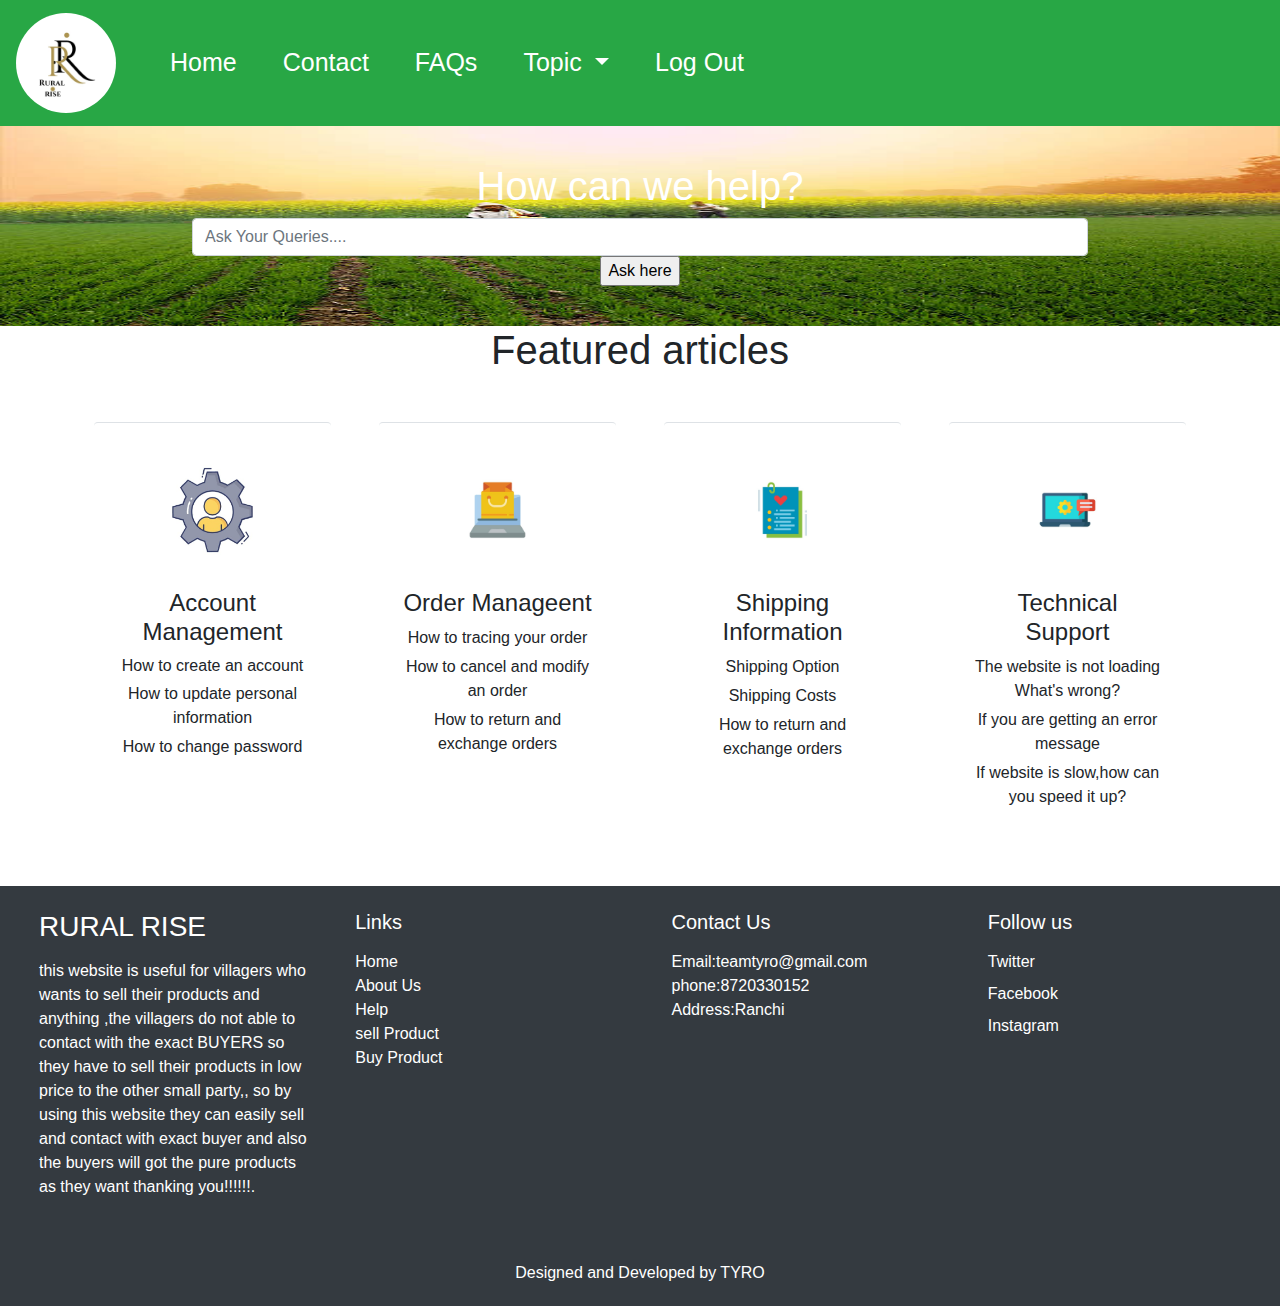
<file: vscode/helper.html>
<!doctype html>
<html lang="en">
  <head>
    <!-- Required meta tags -->
    <meta charset="utf-8">
    <meta name="viewport" content="width=device-width, initial-scale=1">

    <!-- Bootstrap CSS -->
    <link href="https://cdn.jsdelivr.net/npm/bootstrap@5.0.2/dist/css/bootstrap.min.css" rel="stylesheet" integrity="sha384-EVSTQN3/azprG1Anm3QDgpJLIm9Nao0Yz1ztcQTwFspd3yD65VohhpuuCOmLASjC" crossorigin="anonymous">
    <link rel="stylesheet" href="https://cdn.jsdelivr.net/npm/bootstrap@4.0.0/dist/css/bootstrap.min.css" integrity="sha384-Gn5384xqQ1aoWXA+058RXPxPg6fy4IWvTNh0E263XmFcJlSAwiGgFAW/dAiS6JXm" crossorigin="anonymous">

    <title>helper</title>
    <style>
        .f-font{
            color:white;
          }
          .box:hover{
            transform: translateY(-30px);
    transition: all .5s;
          }
    .custom a:hover{
        border:solid green 1px;
        border-radius: 10px;
        background-color: green;
    
    
    }
    .custom a{
        font-size:25px;
        margin-left: 30px;
    }
    </style>
  </head>
  <body>
    <nav class="navbar navbar-expand-lg navbar-light bg-success" style="box-shadow:0 0 15px rgba(0,0,0,0.6);transition:0.2s ease-in-out;">
        <a class="navbar-brand" href="">
          <img src="image/logo.jpg" width="100" height="100" alt="" class="rounded-circle">
        </a>
        <button class="navbar-toggler" type="button" data-bs-toggle="collapse" data-bs-target="#navbarNavDropdown" aria-controls="navbarNavDropdown" aria-expanded="false" aria-label="Toggle navigation">
          <span class="navbar-toggler-icon"></span>
        </button>
      
        <div class="collapse navbar-collapse" id="navbarNavDropdown">
          <ul class="navbar-nav mr-auto">
    
            <li class="nav-item active custom">
              <a class="nav-link" href="index.html" style="color:white ;">Home <span class="sr-only"></span></a>
            </li>
            <li class="nav-item custom">
              <a class="nav-link" href="abou.html" style="color:white;">Contact</a>
            </li>

            <li class="nav-item custom">
              <a class="nav-link " href="help.html" style="color:white;">FAQs</a>
            </li>
            <li class="nav-item dropdown  custom" style="color:white;">
                <a class="nav-link dropdown-toggle " href="#" id="navbarDropdownMenuLink" role="button" style="color:white;" data-bs-toggle="dropdown" aria-expanded="false">
                  Topic
                </a>
                <ul class="dropdown-menu" aria-labelledby="navbarDropdownMenuLink">
                  <li><a class="dropdown-item" href="#account">Account Management</a></li>
                  <li><a class="dropdown-item" href="#order">Orders</a></li>
                  <li><a class="dropdown-item" href="#product">Product</a></li>
                  <li><a class="dropdown-item" href="#shipping">Shiping</a></li>
                  <li><a class="dropdown-item" href="#technical">Technical </a></li>
                  <li><a class="dropdown-item" href="#security">Account Security</a></li>

                </ul>
              </li>
              <li class="nav-item custom">
                <a class="nav-link" href="buyer.html" style="color:white;">Log Out</a>
              </li>
  
              </div>
            </li>
          </ul>
             </form>
         </div>
    
      </nav>
      <div id="carouselExampleCaptions" class="carousel slide" data-bs-ride="carousel">
        <div class="carousel-indicators">
        </div>
        <div class="carousel-inner">
          <div class="carousel-item active">
            <img src="image/village.jpeg" class="d-block w-100" alt="..." style="height:200px;">
            <div class="carousel-caption">
              <h1 style="color:#fff;">How can we help?</h1>
              <input type="email" class="form-control" id="exampleInputEmail1" aria-describedby="emailHelp" placeholder="Ask Your Queries....">

              <input type="submit" value="Ask here" required>
              
            </div>              
          </div>

      </div>
      <h1 style="justify-content:center;text-align:center;">Featured articles</h1>
      <div class="container  mt-5">
        <div class="row">
        <div class="col-lg-3 col-md-6 mb-4 px-4">
          <div class="bg-white rounded shadow p-4 border-top border-4 text-center box">
            <img src="image/account.jpg" width="100%">
            <h4 class="mt-3">Account Management</h4>
            <p class="card-title" style="margin-bottom:5px;line-height:1.4;">How to create an account</p>
            <p class="card-title" style="margin-bottom:5px;">How to update personal information</p>
            <p class="card-title" style="margin-bottom:5px;">How to change password</p>

            </div>
            </div>
            <div class="col-lg-3 col-md-6 mb-4 px-4">
            <div class="bg-white rounded shadow p-4 border-top border-4 text-center box">
            <img src="image/order.jpg" width="100%">
            <h4 class="mt-3">Order Manageent</h4>
            <p class="card-title" style="margin-bottom:5px;justify-content:center;align-items:center;">How to tracing your order</h5>
                <p class="card-title" style="margin-bottom:5px;align-items:center;">How to cancel and modify an order</p>
                <p class="card-title" style="margin-bottom:5px;align-items:center;">How to return and exchange orders</p>
           

            </div>
            </div>
            <div class="col-lg-3 col-md-6 mb-4 px-4">
            <div class="bg-white rounded shadow p-4 border-top border-4 text-center box">
            <img src="image/shipping.jpg" width="100%">
            <h4 class="mt-3">Shipping Information</h4>
            <p class="card-title" style="margin-bottom:5px;justify-content:center;align-items:center;">Shipping Option</h5>
                <p class="card-title" style="margin-bottom:5px;align-items:center;">Shipping Costs</p>
                <p class="card-title" style="margin-bottom:5px;align-items:center;">How to return and exchange orders</p>
            </div>
            </div>
            <div class="col-lg-3 col-md-6 mb-4 px-4">
            <div class="bg-white rounded shadow p-4 border-top border-4 text-center box">
            <img src="image/technical.jpg" width="100%">
            <h4 class="mt-3">Technical Support</h4>
            <p class="card-title" style="margin-bottom:5px;justify-content:center;align-items:center;">The website is not loading What's wrong?</h5>
                <p class="card-title" style="margin-bottom:5px;align-items:center;">If you are getting an error message</p>
                <p class="card-title" style="margin-bottom:5px;align-items:center;">If website is slow,how can you speed it up?</p>
            </div>
            </div>
            </div>
            </div>

          <!-----card4-->
    







          <div class="container-fluid bg-dark mt-4" style="width:100%;padding-left:30px;">
          <div class="row">
          <div class="col-lg-3 p-4">
          <h3 class=" fw-bold fs-3 mb-3 f-font">RURAL RISE</h3>
          <p class="f-font">
          this website is useful for villagers who wants to sell their products and anything ,the villagers do not able to contact with the exact BUYERS
          so they have to sell their products in low price to the other small party,, so by using this
          website they can easily sell and contact with exact buyer and also the buyers will got 
          the pure products as they want thanking you!!!!!!. 
          </p>
          </div>
          <div class="col-lg-3 p-4 ">
          <h5 class="mb-3 f-font">Links</h5>
          <a href="index.html"class="d-inline-block text-white text-decoration-none" >Home</a><br>
          <a href="abou.html"class="d-inline-block text-white text-decoration-none" > About Us</a><br>
          
          <a href="help.html"class="d-inline-block text-white text-decoration-none" >Help</a><br>
          <a href="seller.html"class="d-inline-block text-white text-decoration-none" >sell Product</a><br>
          <a href="buyer.html"class="d-inline-block text-white text-decoration-none" >Buy Product</a><br>
          
          </div>
          <div class="col-lg-3 p-4 ">
            <h5 class="mb-3 f-font">Contact Us</h5>
            <a href="#"class="d-inline-block text-white text-decoration-none" >Email:teamtyro@gmail.com</a><br>
            <a href="#"class="d-inline-block text-white text-decoration-none" >phone:8720330152</a><br>
            <a href="#"class="d-inline-block text-white text-decoration-none" >Address:Ranchi</a><br>
            </div>
          <div class="col-lg-3 p-4 f-font">
          <h5 class="mb-3 f-font f-font">Follow us</h5>
          <a href="#"class="d-inline-block text-white text-decoration-none mb-2" ><i class="bi bi-twitter me-1"></i>Twitter</a><br>
          
          <a href="#"class="d-inline-block text-white text-decoration-none mb-2" ><i class="bi bi-facebook me-1"></i>Facebook</a><br>
          
          <a href="#"class="d-inline-block text-white text-decoration-none " ><i class="bi bi-instagram me-1"></i>Instagram</a><br>
          </div>
          </div>
          </div>
          <h6 class="bg-dark text-center text-white m-0 p-4">Designed and Developed by TYRO</h6>
       






    <script src="https://cdn.jsdelivr.net/npm/bootstrap@5.0.2/dist/js/bootstrap.bundle.min.js" integrity="sha384-MrcW6ZMFYlzcLA8Nl+NtUVF0sA7MsXsP1UyJoMp4YLEuNSfAP+JcXn/tWtIaxVXM" crossorigin="anonymous"></script>
<script src="https://code.jquery.com/jquery-3.2.1.slim.min.js" integrity="sha384-KJ3o2DKtIkvYIK3UENzmM7KCkRr/rE9/Qpg6aAZGJwFDMVNA/GpGFF93hXpG5KkN" crossorigin="anonymous"></script>
<script src="https://cdn.jsdelivr.net/npm/popper.js@1.12.9/dist/umd/popper.min.js" integrity="sha384-ApNbgh9B+Y1QKtv3Rn7W3mgPxhU9K/ScQsAP7hUibX39j7fakFPskvXusvfa0b4Q" crossorigin="anonymous"></script>
<script src="https://cdn.jsdelivr.net/npm/bootstrap@4.0.0/dist/js/bootstrap.min.js" integrity="sha384-JZR6Spejh4U02d8jOt6vLEHfe/JQGiRRSQQxSfFWpi1MquVdAyjUar5+76PVCmYl" crossorigin="anonymous"></script>
    
    <script src="https://cdn.jsdelivr.net/npm/@popperjs/core@2.9.2/dist/umd/popper.min.js" integrity="sha384-IQsoLXl5PILFhosVNubq5LC7Qb9DXgDA9i+tQ8Zj3iwWAwPtgFTxbJ8NT4GN1R8p" crossorigin="anonymous"></script>
    <script src="https://cdn.jsdelivr.net/npm/bootstrap@5.0.2/dist/js/bootstrap.min.js" integrity="sha384-cVKIPhGWiC2Al4u+LWgxfKTRIcfu0JTxR+EQDz/bgldoEyl4H0zUF0QKbrJ0EcQF" crossorigin="anonymous"></script>
    
  </body>
</html>
</file>
<file: style.css>
*{
    margin:0;
    padding:0;
    box-sizing: border-box;
    font-family:'Poppins',sans-serif;
}
body{
    font-family: Verdana, Geneva, Tahoma, sans-serif;
}
header{
    height:100vh;
    display: flex;
    justify-content: center;
    align-items: center;
    overflow: hidden;
}
  .text{
    position: absolute;
    color:#fff;
    line-height: 1.5;
    text-align: center;
  } 

.overlay{
    position: absolute;
    height:100vh;
    width:100vw;
    background:#1b8012 ;
    opacity:0.2;
}
.text button{
    background:green;
    border-radius: 40px;
    color:#fff;
    font-size: 1.5em;
    padding:.3em 1.2em;
    text-decoration: none;
    box-sizing: border-box;
    cursor: pointer;
}
.text h1{
    font-size: 3.5em;
    font-family: verdana;
}
.text h5{
    font-size: 1.5em;
    color:chartreuse;
    letter-spacing: 5px;
}
</file>
<file: style1.css>
@import url('https://fonts.googleapis.com/css2?family=Lato:wght@400;700&family=Poppins:wght@400;500;600;700&display=swap');

* {
	margin: 0;
	padding: 0;
	box-sizing: border-box;
}

a {
	text-decoration: none;
}

li {
	list-style: none;
}

:root {
	--poppins: 'Poppins', sans-serif;
	--lato: 'Lato', sans-serif;
   --green:#1bad0e;
	--light: #F9F9F9;
	--blue: #3C91E6;
	--light-blue: #CFE8FF;
	--grey: #eee;
	--dark-grey: #AAAAAA;
	--dark: #342E37;
	--red: #DB504A;
	--yellow: #FFCE26;
	--light-yellow: #FFF2C6;
	--orange: #FD7238;
	--light-orange: #FFE0D3;
}

html {
	overflow-x: hidden;
}

body.dark {
	--light: #0C0C1E;
	--grey: #060714;
	--dark: #FBFBFB;
}

body {
	background: var(--grey);
	overflow-x: hidden;
}





/* SIDEBAR */
#sidebar {
	position: fixed;
	top: 0;
	left: 0;
	width: 280px;
	height: 100%;
	background: var(--light);
	z-index: 2000;
	font-family: var(--lato);
	transition: .3s ease;
	overflow-x: hidden;
	scrollbar-width: none;
}
#sidebar::--webkit-scrollbar {
	display: none;
}
#sidebar.hide {
	width: 60px;
}
#sidebar .brand {
	font-size: 24px;
	font-weight: 700;
	height: 56px;
	display: flex;
	align-items: center;
	color: var(--green);
	position: sticky;
	top: 0;
	left: 0;
	background: var(--light);
	z-index: 500;
	padding-bottom: 20px;
	box-sizing: content-box;
}
#sidebar .brand .bx {
	min-width: 60px;
	display: flex;
	justify-content: center;
}
#sidebar .side-menu {
	width: 100%;
	margin-top: 48px;
}
#sidebar .side-menu li {
	height: 48px;
	background: transparent;
	margin-left: 6px;
	border-radius: 48px 0 0 48px;
	padding: 4px;
}
#sidebar .side-menu li.active {
	background: var(--grey);
	position: relative;
}
#sidebar .side-menu li.active::before {
	content: '';
	position: absolute;
	width: 40px;
	height: 40px;
	border-radius: 50%;
	top: -40px;
	right: 0;
	box-shadow: 20px 20px 0 var(--grey);
	z-index: -1;
}
#sidebar .side-menu li.active::after {
	content: '';
	position: absolute;
	width: 40px;
	height: 40px;
	border-radius: 50%;
	bottom: -40px;
	right: 0;
	box-shadow: 20px -20px 0 var(--grey);
	z-index: -1;
}
#sidebar .side-menu li a {
	width: 100%;
	height: 100%;
	background: var(--light);
	display: flex;
	align-items: center;
	border-radius: 48px;
	font-size: 16px;
	color: var(--dark);
	white-space: nowrap;
	overflow-x: hidden;
}
#sidebar .side-menu.top li.active a {
	color: var(--blue);
}
#sidebar.hide .side-menu li a {
	width: calc(48px - (4px * 2));
	transition: width .3s ease;
}
#sidebar .side-menu li a.logout {
	color: var(--red);
}
#sidebar .side-menu.top li a:hover {
	color: var(--green);
}
#sidebar .side-menu li a .bx {
	min-width: calc(60px  - ((4px + 6px) * 2));
	display: flex;
	justify-content: center;
}
/* SIDEBAR */





/* CONTENT */
#content {
	position: relative;
	width: calc(100% - 280px);
	left: 280px;
	transition: .3s ease;
}
#sidebar.hide ~ #content {
	width: calc(100% - 60px);
	left: 60px;
}




/* NAVBAR */
#content nav {
	height: 56px;
	background: var(--green);
	padding: 0 24px;
	display: flex;
	align-items: center;
	grid-gap: 24px;
	font-family: var(--lato);
	position: sticky;
	top: 0;
	left: 0;
	z-index: 1000;
}
#content nav::before {
	content: '';
	position: absolute;
	width: 40px;
	height: 40px;
	bottom: -40px;
	left: 0;
	border-radius: 50%;
	box-shadow: -20px -20px 0 var(--light);
}
#content nav a {
	color: var(--dark);
}
#content nav .bx.bx-menu {
	cursor: pointer;
	color: var(--dark);
}
#content nav .nav-link {
	font-size: 16px;
	transition: .3s ease;
}
#content nav .nav-link:hover {
	color: var(--green);
}
#content nav form {
	max-width: 400px;
	width: 100%;
	margin-right: auto;
}
#content nav form .form-input {
	display: flex;
	align-items: center;
	height: 36px;
}
#content nav form .form-input input {
	flex-grow: 1;
	padding: 0 16px;
	height: 100%;
	border: none;
	background: var(--grey);
	border-radius: 36px 0 0 36px;
	outline: none;
	width: 100%;
	color: var(--dark);
}
#content nav form .form-input button {
	width: 36px;
	height: 100%;
	display: flex;
	justify-content: center;
	align-items: center;
	background: var(--blue);
	color: var(--light);
	font-size: 18px;
	border: none;
	outline: none;
	border-radius: 0 36px 36px 0;
	cursor: pointer;
}
#content nav .notification {
	font-size: 20px;
	position: relative;
}
#content nav .notification .num {
	position: absolute;
	top: -6px;
	right: -6px;
	width: 20px;
	height: 20px;
	border-radius: 50%;
	border: 2px solid var(--light);
	background: var(--red);
	color: var(--light);
	font-weight: 700;
	font-size: 12px;
	display: flex;
	justify-content: center;
	align-items: center;
}
#content nav .profile img {
	width: 36px;
	height: 36px;
	object-fit: cover;
	border-radius: 50%;
}
#content nav .switch-mode {
	display: block;
	min-width: 50px;
	height: 25px;
	border-radius: 25px;
	background: var(--grey);
	cursor: pointer;
	position: relative;
}
#content nav .switch-mode::before {
	content: '';
	position: absolute;
	top: 2px;
	left: 2px;
	bottom: 2px;
	width: calc(25px - 4px);
	background: var(--blue);
	border-radius: 50%;
	transition: all .3s ease;
}
#content nav #switch-mode:checked + .switch-mode::before {
	left: calc(100% - (25px - 4px) - 2px);
}
/* NAVBAR */





/* MAIN */
#content main {
	width: 100%;
	padding: 36px 24px;
	font-family: var(--poppins);
	max-height: calc(100vh - 56px);
	overflow-y: auto;
}
#content main .head-title {
	display: flex;
	align-items: center;
	justify-content: space-between;
	grid-gap: 16px;
	flex-wrap: wrap;
}
#content main .head-title .left h1 {
	font-size: 36px;
	font-weight: 600;
	margin-bottom: 10px;
	color: var(--green);
}
#content main .head-title .left .breadcrumb {
	display: flex;
	align-items: center;
	grid-gap: 16px;
}
#content main .head-title .left .breadcrumb li {
	color: var(--dark);
}
#content main .head-title .left .breadcrumb li a {
	color: var(--dark-grey);
	pointer-events: none;
}
#content main .head-title .left .breadcrumb li a.active {
	color: var(--blue);
	pointer-events: unset;
}
#content main .head-title .btn-download {
	height: 36px;
	padding: 0 16px;
	border-radius: 36px;
	background: var(--blue);
	color: var(--light);
	display: flex;
	justify-content: center;
	align-items: center;
	grid-gap: 10px;
	font-weight: 500;
}




#content main .box-info {
	display: grid;
	grid-template-columns: repeat(auto-fit, minmax(240px, 1fr));
	grid-gap: 24px;
	margin-top: 36px;
}
#content main .box-info li {
	padding: 24px;
	background: var(--light);
	border-radius: 20px;
	display: flex;
	align-items: center;
	grid-gap: 24px;
}
#content main .box-info li .bx {
	width: 80px;
	height: 80px;
	border-radius: 10px;
	font-size: 36px;
	display: flex;
	justify-content: center;
	align-items: center;
}
#content main .box-info li:nth-child(1) .bx {
	background: var(--light-blue);
	color: var(--blue);
}
#content main .box-info li:nth-child(2) .bx {
	background: var(--light-yellow);
	color: var(--yellow);
}
#content main .box-info li:nth-child(3) .bx {
	background: var(--light-orange);
	color: var(--orange);
}
#content main .box-info li .text h3 {
	font-size: 24px;
	font-weight: 600;
	color: var(--dark);
}
#content main .box-info li .text p {
	color: var(--dark);	
}





#content main .table-data {
	display: flex;
	flex-wrap: wrap;
	grid-gap: 24px;
	margin-top: 24px;
	width: 100%;
	color: var(--dark);
}
#content main .table-data > div {
	border-radius: 20px;
	background: var(--light);
	padding: 24px;
	overflow-x: auto;
}
#content main .table-data .head {
	display: flex;
	align-items: center;
	grid-gap: 16px;
	margin-bottom: 24px;
}
#content main .table-data .head h3 {
	margin-right: auto;
	font-size: 24px;
	font-weight: 600;
    color: var(--green);
}
#content main .table-data .head .bx {
	cursor: pointer;
}

#content main .table-data .order {
	flex-grow: 1;
	flex-basis: 500px;
}
#content main .table-data .order table {
	width: 100%;
	border-collapse: collapse;
}
#content main .table-data .order table th {
	padding-bottom: 12px;
	font-size: 13px;
	text-align: left;
	border-bottom: 1px solid var(--grey);
}
#content main .table-data .order table td {
	padding: 16px 0;
}
#content main .table-data .order table tr td:first-child {
	display: flex;
	align-items: center;
	grid-gap: 12px;
	padding-left: 6px;
}
#content main .table-data .order table td img {
	width: 36px;
	height: 36px;
	border-radius: 50%;
	object-fit: cover;
}
#content main .table-data .order table tbody tr:hover {
	background: var(--grey);
}
#content main .table-data .order table tr td .status {
	font-size: 10px;
	padding: 6px 16px;
	color: var(--light);
	border-radius: 20px;
	font-weight: 700;
}
#content main .table-data .order table tr td .status.completed {
	background: var(--blue);
}
#content main .table-data .order table tr td .status.process {
	background: var(--yellow);
}
#content main .table-data .order table tr td .status.pending {
	background: var(--orange);
}


#content main .table-data .todo {
	flex-grow: 1;
	flex-basis: 300px;
}
#content main .table-data .todo .todo-list {
	width: 100%;
}
#content main .table-data .todo .todo-list li {
	width: 100%;
	margin-bottom: 16px;
	background: var(--grey);
	border-radius: 10px;
	padding: 14px 20px;
	display: flex;
	justify-content: space-between;
	align-items: center;
}
#content main .table-data .todo .todo-list li .bx {
	cursor: pointer;
}
#content main .table-data .todo .todo-list li.completed {
	border-left: 10px solid var(--blue);
}
#content main .table-data .todo .todo-list li.not-completed {
	border-left: 10px solid var(--orange);
}
#content main .table-data .todo .todo-list li:last-child {
	margin-bottom: 0;
}

#content main .table-data a:hover{
    transform:translateY(15px); ;
}
/* MAIN */
/* CONTENT */









@media screen and (max-width: 768px) {
	#sidebar {
		width: 200px;
	}

	#content {
		width: calc(100% - 60px);
		left: 200px;
	}

	#content nav .nav-link {
		display: none;
	}
}






@media screen and (max-width: 576px) {
	#content nav form .form-input input {
		display: none;
	}

	#content nav form .form-input button {
		width: auto;
		height: auto;
		background: transparent;
		border-radius: none;
		color: var(--dark);
	}

	#content nav form.show .form-input input {
		display: block;
		width: 100%;
	}
	#content nav form.show .form-input button {
		width: 36px;
		height: 100%;
		border-radius: 0 36px 36px 0;
		color: var(--light);
		background: var(--red);
	}

	#content nav form.show ~ .notification,
	#content nav form.show ~ .profile {
		display: none;
	}

	#content main .box-info {
		grid-template-columns: 1fr;
	}

	#content main .table-data .head {
		min-width: 420px;
	}
	#content main .table-data .order table {
		min-width: 420px;
	}
	#content main .table-data .todo .todo-list {
		min-width: 420px;
	}
}
</file>
